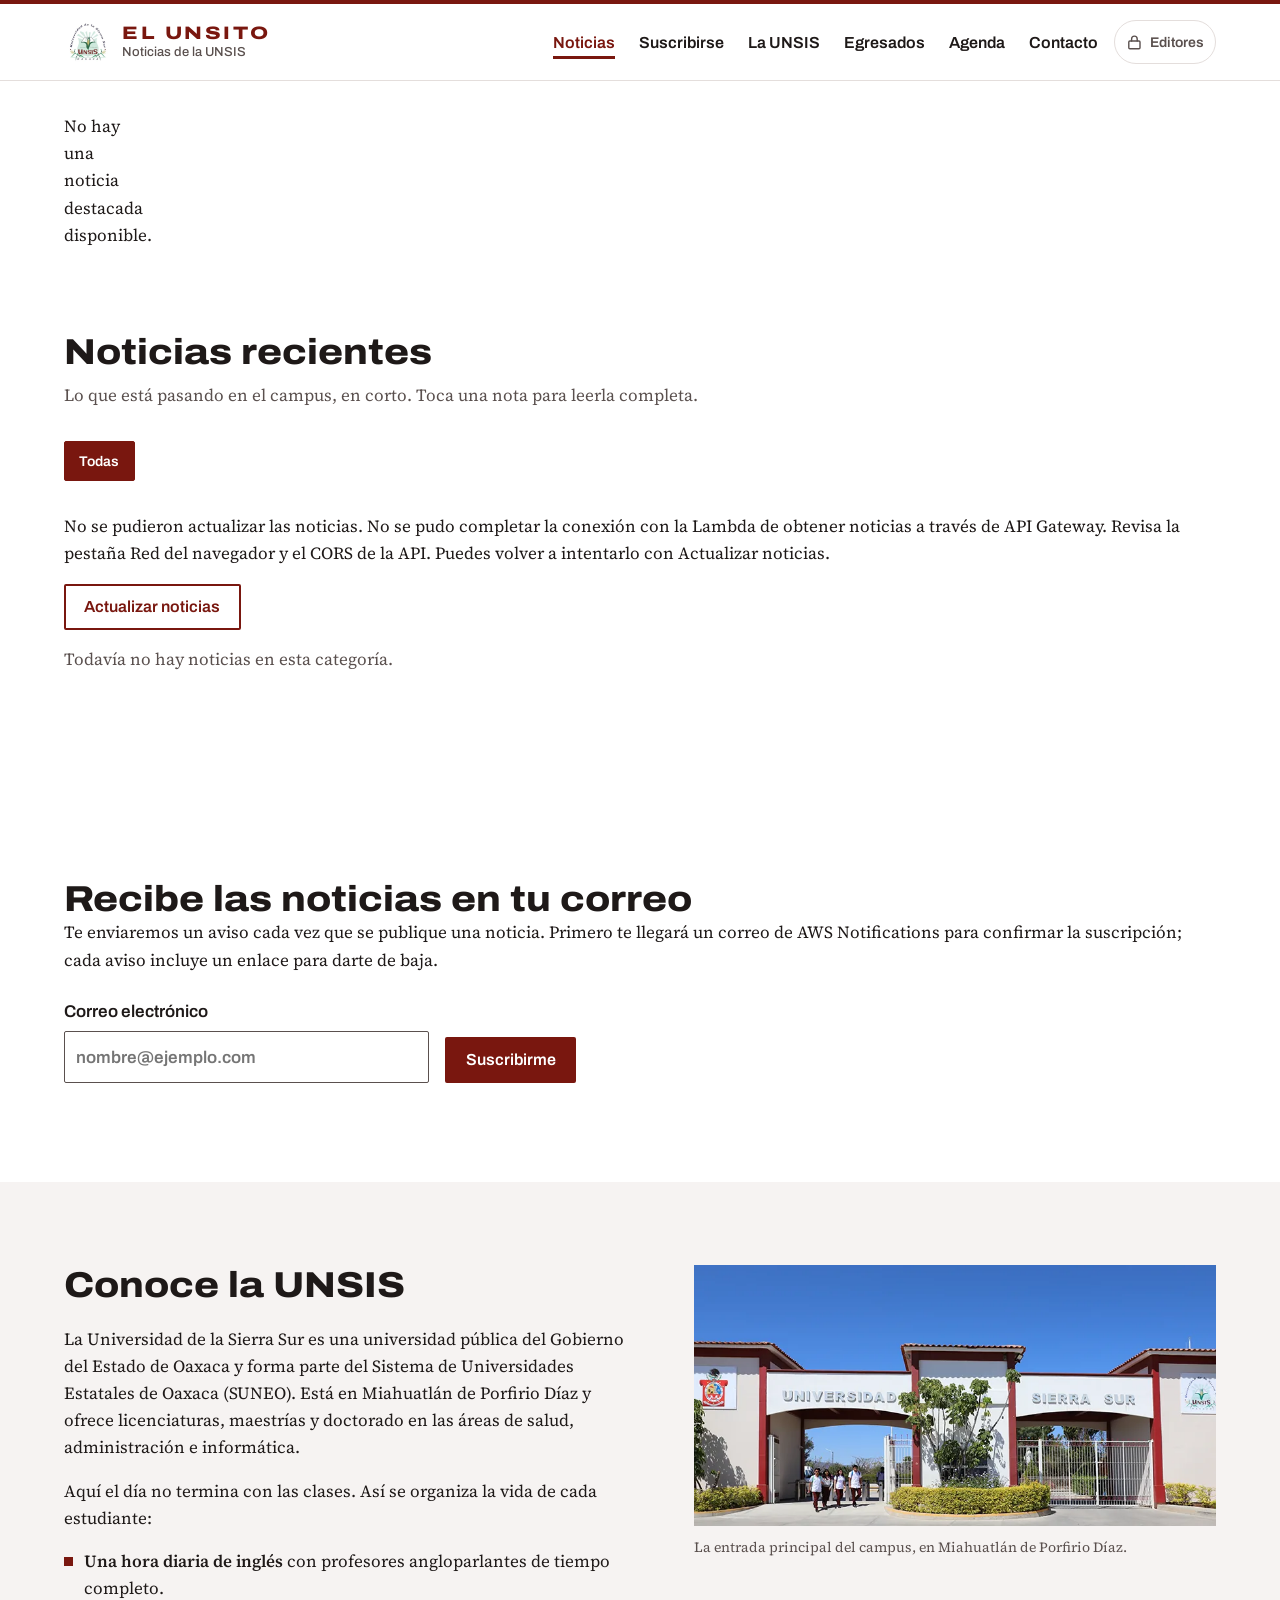
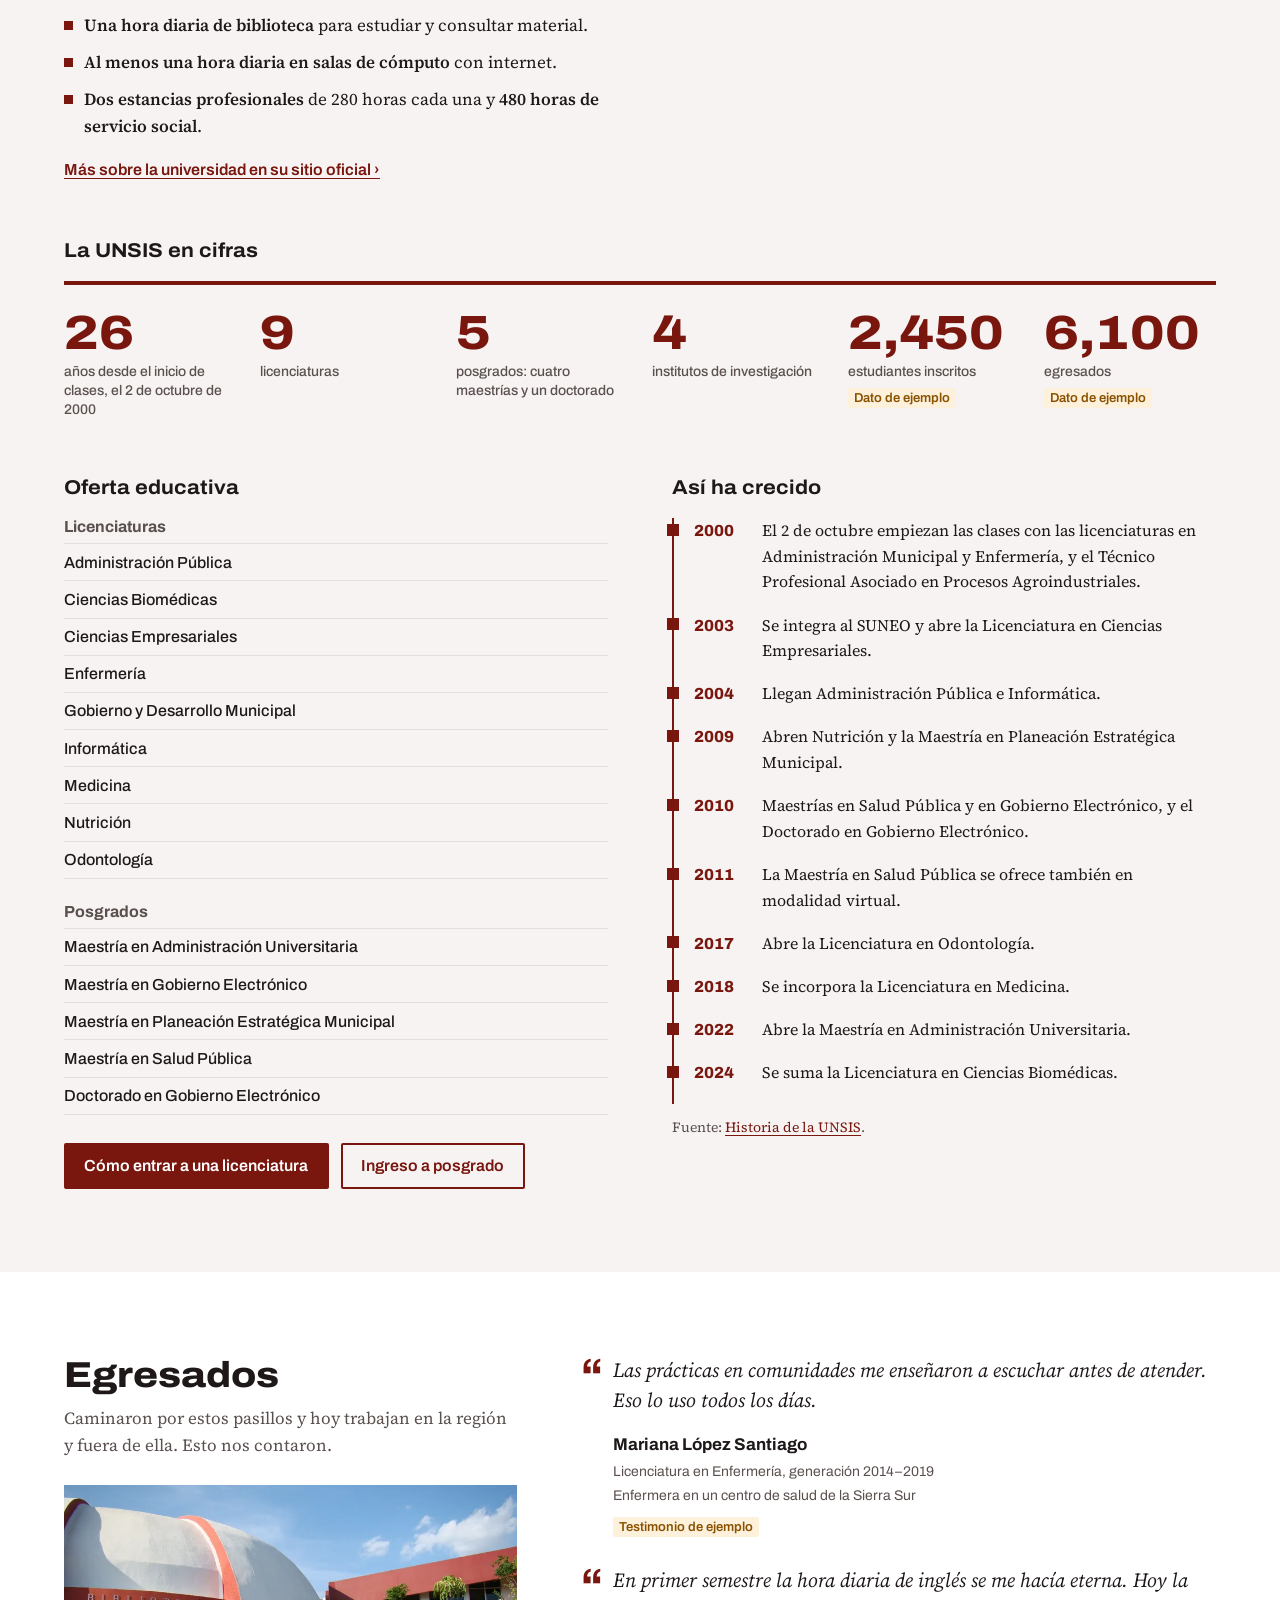
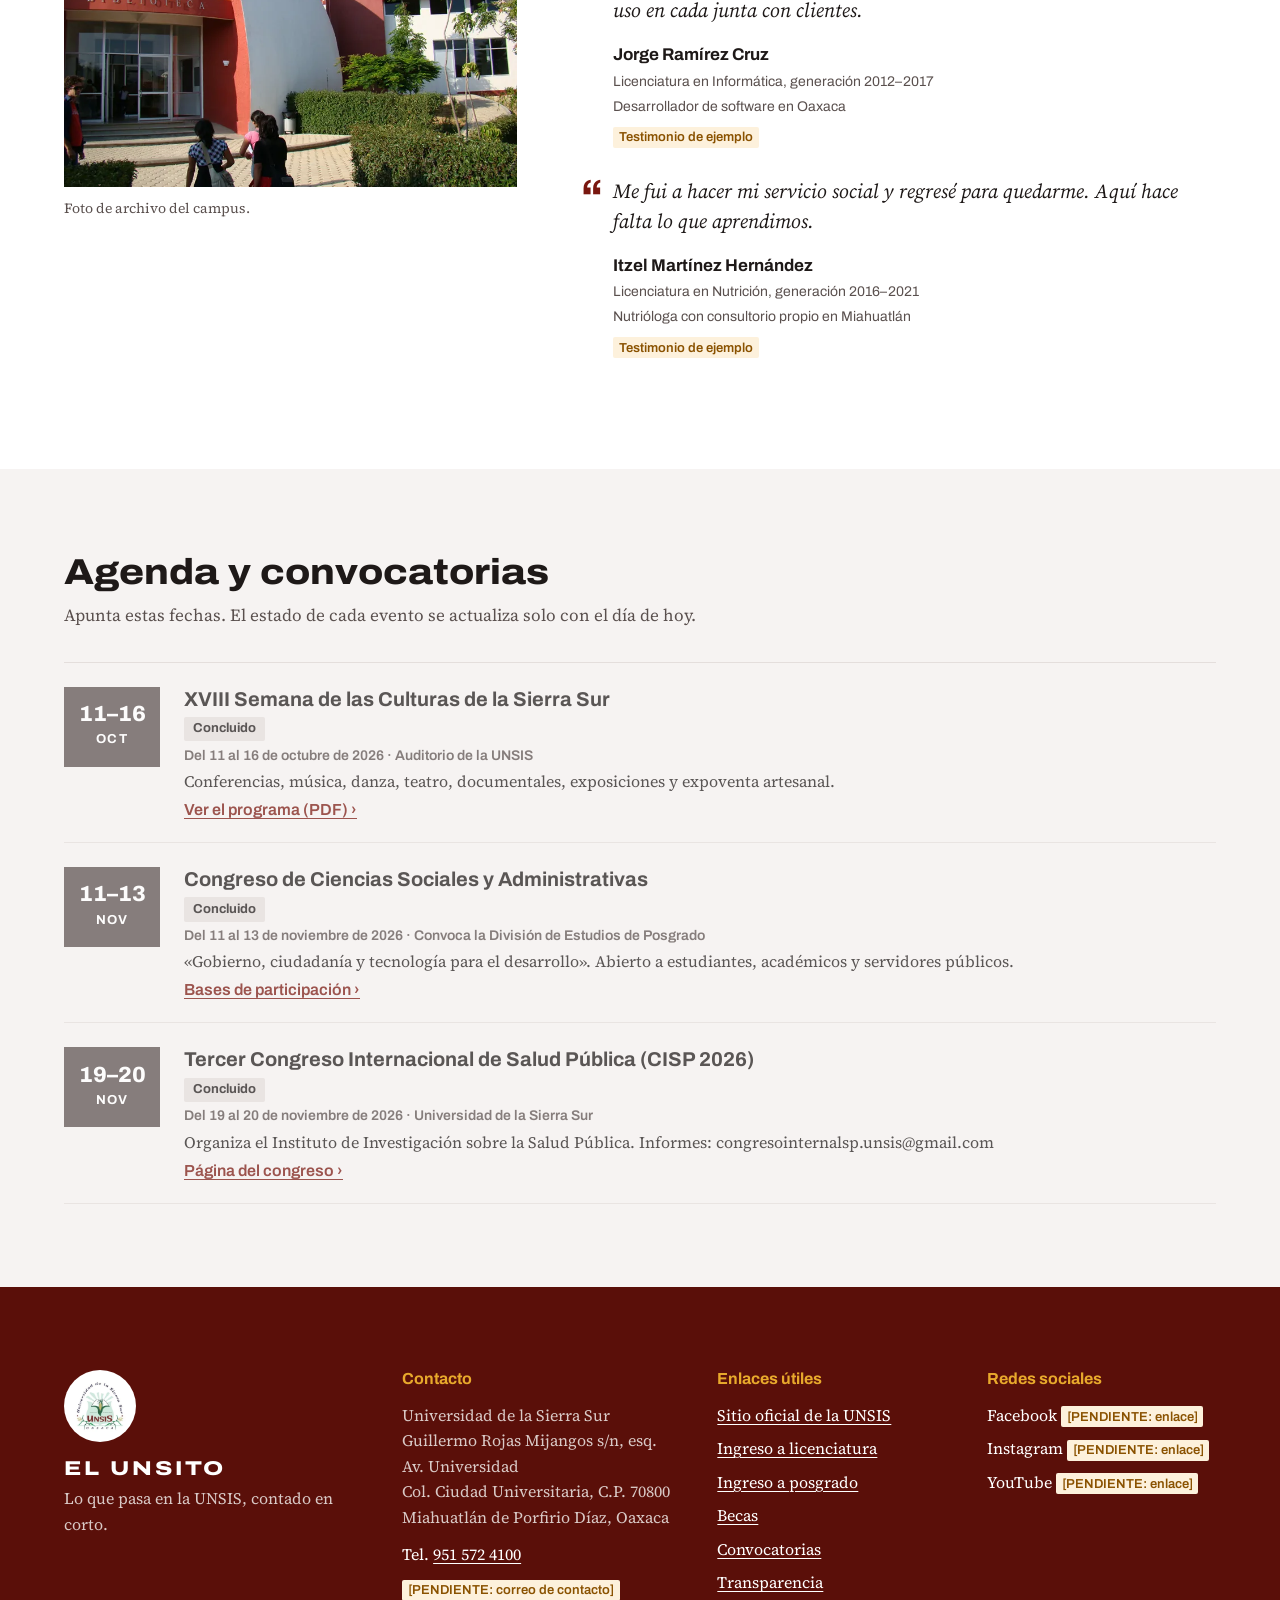
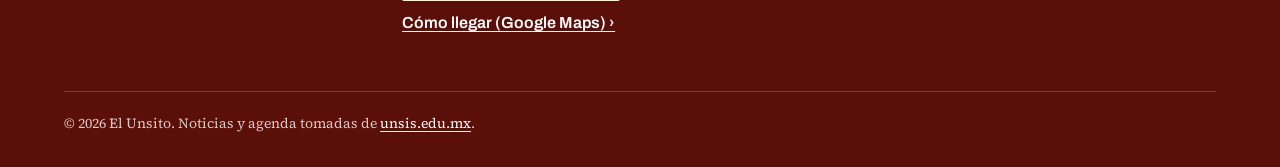
<file: index.html>
<!doctype html>
<html lang="es-MX">
<head>
  <meta charset="utf-8">
  <meta name="viewport" content="width=device-width, initial-scale=1">
  <title>El Unsito | Noticias de la Universidad de la Sierra Sur</title>
  <meta name="description" content="El Unsito: noticias, agenda y vida universitaria de la Universidad de la Sierra Sur (UNSIS), en Miahuatlán de Porfirio Díaz, Oaxaca.">
  <link rel="icon" href="imagenes/favicon.png" type="image/png">

  <!-- Tipografías: Archivo (titulares) y Source Serif 4 (lectura). Sin internet se usan las del sistema. -->
  <link rel="preconnect" href="https://fonts.googleapis.com">
  <link rel="preconnect" href="https://fonts.gstatic.com" crossorigin>
  <link rel="stylesheet" href="https://fonts.googleapis.com/css2?family=Archivo:wdth,wght@100..125,400..800&family=Source+Serif+4:ital,opsz,wght@0,8..60,400..700;1,8..60,400..700&display=swap">
  <link rel="stylesheet" href="css/styles.css?v=modo-editor-1">

  <!-- Marca que JavaScript está disponible (el menú móvil solo se oculta si hay JS) -->
  <script>document.documentElement.classList.add('js');</script>
  <script src="js/main.js?v=modo-editor-1" defer></script>
</head>
<body>
  <a class="saltar" href="#contenido">Saltar al contenido</a>

  <!-- ========== ENCABEZADO FIJO ========== -->
  <header class="encabezado">
    <div class="contenedor encabezado__barra">
      <h1 class="marca">
        <a class="marca__enlace" href="#inicio">
          <img class="marca__logo" src="imagenes/logo-unsis.webp" alt="" width="48" height="48">
          <span class="marca__textos">
            <span class="marca__nombre">El Unsito</span>
            <span class="marca__lema">Noticias de la UNSIS</span>
          </span>
        </a>
      </h1>

      <!-- Acceso de editores (Amazon Cognito). Ver INTEGRACION-API-GATEWAY.md, fase 5. -->
      <div class="cuenta-editor">
        <button class="acceso-boton" type="button" id="iniciar-sesion" aria-label="Acceso para editores" hidden>
          <svg viewBox="0 0 24 24" fill="none" stroke="currentColor" stroke-width="2" stroke-linecap="round" stroke-linejoin="round" aria-hidden="true"><rect x="4" y="10" width="16" height="11" rx="1.5"/><path d="M8 10V7a4 4 0 0 1 8 0v3"/></svg>
          <span class="acceso-boton__texto">Editores</span>
        </button>
        <a class="acceso-boton" id="ir-sitio-seguro" href="https://d27gjonf76v1aq.cloudfront.net/" aria-label="Acceso para editores (sitio seguro)" title="Acceso para editores (sitio seguro)">
          <svg viewBox="0 0 24 24" fill="none" stroke="currentColor" stroke-width="2" stroke-linecap="round" stroke-linejoin="round" aria-hidden="true"><rect x="4" y="10" width="16" height="11" rx="1.5"/><path d="M8 10V7a4 4 0 0 1 8 0v3"/></svg>
          <span class="acceso-boton__texto">Editores</span>
        </a>
        <div class="cuenta" id="cuenta-activa" hidden>
          <button class="cuenta__chip" type="button" id="cuenta-boton" aria-expanded="false" aria-controls="cuenta-menu">
            <span class="cuenta__inicial" id="cuenta-inicial" aria-hidden="true">E</span>
            <span class="cuenta__rol">Editor</span>
          </button>
          <div class="cuenta__menu" id="cuenta-menu" hidden>
            <p class="cuenta__correo" id="cuenta-correo"></p>
            <p class="cuenta__vence" id="cuenta-vence"></p>
            <a class="cuenta__opcion" href="#crear-noticia">Crear noticia</a>
            <button class="cuenta__opcion" type="button" id="cerrar-sesion">Cerrar sesión</button>
          </div>
        </div>
      </div>

      <button class="menu-boton" type="button" aria-expanded="false" aria-controls="menu-principal">
        <span class="menu-boton__icono" aria-hidden="true"></span>
        <span class="menu-boton__texto">Menú</span>
      </button>

      <nav class="navegacion" id="menu-principal" aria-label="Principal">
        <ul class="navegacion__lista">
          <li><a class="navegacion__enlace" href="#noticias">Noticias</a></li>
          <li><a class="navegacion__enlace" href="#suscribirse">Suscribirse</a></li>
          <li class="solo-editor"><a class="navegacion__enlace" href="#crear-noticia">Crear noticia</a></li>
          <li><a class="navegacion__enlace" href="#unsis">La UNSIS</a></li>
          <li><a class="navegacion__enlace" href="#egresados">Egresados</a></li>
          <li><a class="navegacion__enlace" href="#agenda">Agenda</a></li>
          <li><a class="navegacion__enlace" href="#contacto">Contacto</a></li>
        </ul>
      </nav>
    </div>

    <!-- Franja del modo editor: solo se ve con sesión de editor -->
    <div class="franja-editor solo-editor">
      <div class="contenedor franja-editor__barra">
        <span class="franja-editor__sello">Modo editor</span>
        <span class="franja-editor__texto">Lo que publiques aparece en el sitio y se avisa a los suscriptores.</span>
        <a class="franja-editor__enlace" href="#crear-noticia">Crear noticia</a>
      </div>
    </div>
  </header>

  <!-- Avisos de la sesión de editor (vencimiento, errores de inicio de sesión) -->
  <div class="aviso-editor" id="aviso-editor" role="status" aria-live="polite" hidden>
    <p class="aviso-editor__texto" id="aviso-editor-texto"></p>
    <div class="aviso-editor__acciones">
      <button class="boton" type="button" id="aviso-iniciar">Iniciar sesión</button>
      <button class="boton boton--contorno" type="button" id="aviso-cerrar">Cerrar</button>
    </div>
  </div>

  <main id="contenido" tabindex="-1">

    <!-- ========== NOTICIA DESTACADA (se llena desde js/main.js) ========== -->
    <section class="destacada" id="inicio" aria-labelledby="destacada-titulo">
      <div class="contenedor destacada__rejilla" id="destacada"></div>
      <noscript>
        <div class="contenedor aviso-sin-js">
          <p>Para ver las noticias y la agenda activa JavaScript en tu navegador, o visita <a href="https://www.unsis.edu.mx/web/">unsis.edu.mx</a>.</p>
        </div>
      </noscript>
    </section>

    <!-- ========== NOTICIAS RECIENTES ========== -->
    <section class="seccion noticias" id="noticias" aria-labelledby="noticias-titulo">
      <div class="contenedor">
        <div class="seccion__cabecera">
          <h2 class="seccion__titulo" id="noticias-titulo">Noticias recientes</h2>
          <p class="seccion__entrada">Lo que está pasando en el campus, en corto. Toca una nota para leerla completa.</p>
        </div>

        <div class="filtros" role="group" aria-label="Filtrar noticias por categoría" id="filtros"></div>
        <p role="status" aria-live="polite" id="noticias-estado"></p>
        <button class="boton boton--contorno" type="button" id="recargar-noticias">Actualizar noticias</button>

        <div class="rejilla-noticias" id="lista-noticias"></div>

        <div class="noticias__mas">
          <button class="boton boton--contorno" type="button" id="ver-mas" hidden>Ver más noticias</button>
        </div>
      </div>
    </section>

    <!-- ========== SUSCRIPCIÓN POR CORREO (Amazon SNS) ========== -->
    <section class="seccion suscripcion" id="suscribirse" aria-labelledby="suscripcion-titulo">
      <div class="contenedor">
        <h2 class="seccion__titulo" id="suscripcion-titulo">Recibe las noticias en tu correo</h2>
        <p>Te enviaremos un aviso cada vez que se publique una noticia. Primero te llegará un correo de AWS Notifications para confirmar la suscripción; cada aviso incluye un enlace para darte de baja.</p>
        <form id="formulario-suscripcion" class="formulario-noticia formulario-suscripcion" novalidate>
          <label>Correo electrónico<input name="correo" type="email" required maxlength="254" autocomplete="email" inputmode="email" placeholder="nombre@ejemplo.com"></label>
          <button class="boton" type="submit">Suscribirme</button>
          <p id="suscripcion-estado" role="status" aria-live="polite"></p>
        </form>
      </div>
    </section>

    <section class="seccion seccion--cal solo-editor" id="crear-noticia" aria-labelledby="crear-titulo">
      <div class="contenedor">
        <h2 class="seccion__titulo" id="crear-titulo">Crear noticia</h2>
        <p>Escribe tu noticia y selecciona una imagen opcional. Los campos con * son obligatorios.</p>
        <form id="formulario-noticia" class="formulario-noticia">
          <fieldset id="campos-noticia">
            <legend>Datos de la noticia</legend>
            <label>Título *<input name="titulo" required maxlength="180"></label>
            <label>Fecha *<input name="fecha" type="date" required></label>
            <label>Categoría *<input name="categoria" required maxlength="60" value="General"></label>
            <label>Detalle *<textarea name="detalle" required rows="8" maxlength="30000"></textarea></label>
            <label>Imagen (opcional)<input name="archivo" type="file" accept="image/jpeg,image/png,image/webp"></label>
            <p class="formulario-noticia__ayuda">JPG, PNG o WebP. Máximo 10 MB.</p>
            <label>Descripción de la imagen<input name="alt" maxlength="300"></label>
            <button class="boton" type="submit">Publicar noticia</button>
          </fieldset>
          <p id="publicacion-estado" role="status" aria-live="polite"></p>
        </form>
      </div>
    </section>

    <!-- ========== INFORMACIÓN INSTITUCIONAL ========== -->
    <section class="seccion seccion--cal institucional" id="unsis" aria-labelledby="unsis-titulo">
      <div class="contenedor">
        <div class="institucional__intro">
          <div class="institucional__texto">
            <h2 class="seccion__titulo" id="unsis-titulo">Conoce la UNSIS</h2>
            <p>La Universidad de la Sierra Sur es una universidad pública del Gobierno del Estado de Oaxaca y forma parte del Sistema de Universidades Estatales de Oaxaca (SUNEO). Está en Miahuatlán de Porfirio Díaz y ofrece licenciaturas, maestrías y doctorado en las áreas de salud, administración e informática.</p>
            <p>Aquí el día no termina con las clases. Así se organiza la vida de cada estudiante:</p>
            <ul class="dia-unsis">
              <li><strong>Una hora diaria de inglés</strong> con profesores angloparlantes de tiempo completo.</li>
              <li><strong>Una hora diaria de biblioteca</strong> para estudiar y consultar material.</li>
              <li><strong>Al menos una hora diaria en salas de cómputo</strong> con internet.</li>
              <li><strong>Dos estancias profesionales</strong> de 280 horas cada una y <strong>480 horas de servicio social</strong>.</li>
            </ul>
            <p><a class="enlace-flecha" href="https://www.unsis.edu.mx/web/nuestra_universidad/que_es_la_unsis">Más sobre la universidad en su sitio oficial</a></p>
          </div>
          <figure class="institucional__foto">
            <img src="imagenes/entrada-principal.webp" width="800" height="400" loading="lazy" decoding="async"
                 alt="Entrada principal de la universidad: arco blanco con pilares rojos y la leyenda Universidad Sierra Sur; varios estudiantes salen caminando.">
            <figcaption>La entrada principal del campus, en Miahuatlán de Porfirio Díaz.</figcaption>
          </figure>
        </div>

        <!-- Cifras: se llenan desde js/main.js (arreglo CIFRAS) -->
        <h3 class="subtitulo">La UNSIS en cifras</h3>
        <dl class="cifras" id="cifras"></dl>

        <div class="institucional__columnas">
          <div class="oferta">
            <h3 class="subtitulo">Oferta educativa</h3>
            <h4 class="oferta__nivel">Licenciaturas</h4>
            <ul class="oferta__lista">
              <li><a href="https://www.unsis.edu.mx/web/ensenanza/licenciaturas/licenciatura_en_administracion_publica">Administración Pública</a></li>
              <li><a href="https://www.unsis.edu.mx/web/ensenanza/licenciaturas/licenciatura_en_ciencias_biomedicas">Ciencias Biomédicas</a></li>
              <li><a href="https://www.unsis.edu.mx/web/ensenanza/licenciaturas/licenciatura_en_ciencias_empresariales">Ciencias Empresariales</a></li>
              <li><a href="https://www.unsis.edu.mx/web/ensenanza/licenciaturas/licenciatura_en_enfermeria">Enfermería</a></li>
              <li><a href="https://www.unsis.edu.mx/web/ensenanza/licenciaturas/licenciatura_en_gobierno_y_desarrollo_municipal">Gobierno y Desarrollo Municipal</a></li>
              <li><a href="https://www.unsis.edu.mx/web/ensenanza/licenciaturas/licenciatura_en_informatica">Informática</a></li>
              <li><a href="https://www.unsis.edu.mx/web/ensenanza/licenciaturas/licenciatura_en_medicina">Medicina</a></li>
              <li><a href="https://www.unsis.edu.mx/web/ensenanza/licenciaturas/licenciatura_en_nutricion">Nutrición</a></li>
              <li><a href="https://www.unsis.edu.mx/web/ensenanza/licenciaturas/licenciatura_en_odontologia">Odontología</a></li>
            </ul>
            <h4 class="oferta__nivel">Posgrados</h4>
            <ul class="oferta__lista">
              <li><a href="https://www.unsis.edu.mx/web/ensenanza/posgrado/maestria_en_administracion_universitaria">Maestría en Administración Universitaria</a></li>
              <li><a href="https://www.unsis.edu.mx/web/ensenanza/posgrado/maestria_en_gobierno_electronico">Maestría en Gobierno Electrónico</a></li>
              <li><a href="https://www.unsis.edu.mx/web/ensenanza/posgrado/Maestria_en_planeacion_estrategica_municipal">Maestría en Planeación Estratégica Municipal</a></li>
              <li><a href="https://www.unsis.edu.mx/web/ensenanza/posgrado/maestria_en_salud_publica">Maestría en Salud Pública</a></li>
              <li><a href="https://www.unsis.edu.mx/web/ensenanza/posgrado/doctorado_en_gobierno_electronico">Doctorado en Gobierno Electrónico</a></li>
            </ul>
            <div class="oferta__acciones">
              <a class="boton" href="https://www.unsis.edu.mx/web/ensenanza/ingreso_a_la_licenciatura">Cómo entrar a una licenciatura</a>
              <a class="boton boton--contorno" href="https://www.unsis.edu.mx/web/ensenanza/ingreso_a_posgrado">Ingreso a posgrado</a>
            </div>
          </div>

          <div class="historia">
            <h3 class="subtitulo">Así ha crecido</h3>
            <ol class="linea-tiempo">
              <li><span class="linea-tiempo__anio">2000</span><p>El 2 de octubre empiezan las clases con las licenciaturas en Administración Municipal y Enfermería, y el Técnico Profesional Asociado en Procesos Agroindustriales.</p></li>
              <li><span class="linea-tiempo__anio">2003</span><p>Se integra al SUNEO y abre la Licenciatura en Ciencias Empresariales.</p></li>
              <li><span class="linea-tiempo__anio">2004</span><p>Llegan Administración Pública e Informática.</p></li>
              <li><span class="linea-tiempo__anio">2009</span><p>Abren Nutrición y la Maestría en Planeación Estratégica Municipal.</p></li>
              <li><span class="linea-tiempo__anio">2010</span><p>Maestrías en Salud Pública y en Gobierno Electrónico, y el Doctorado en Gobierno Electrónico.</p></li>
              <li><span class="linea-tiempo__anio">2011</span><p>La Maestría en Salud Pública se ofrece también en modalidad virtual.</p></li>
              <li><span class="linea-tiempo__anio">2017</span><p>Abre la Licenciatura en Odontología.</p></li>
              <li><span class="linea-tiempo__anio">2018</span><p>Se incorpora la Licenciatura en Medicina.</p></li>
              <li><span class="linea-tiempo__anio">2022</span><p>Abre la Maestría en Administración Universitaria.</p></li>
              <li><span class="linea-tiempo__anio">2024</span><p>Se suma la Licenciatura en Ciencias Biomédicas.</p></li>
            </ol>
            <p class="nota-fuente">Fuente: <a href="https://www.unsis.edu.mx/web/nuestra_universidad/historia">Historia de la UNSIS</a>.</p>
          </div>
        </div>
      </div>
    </section>

    <!-- ========== EGRESADOS (se llena desde js/main.js) ========== -->
    <section class="seccion egresados" id="egresados" aria-labelledby="egresados-titulo">
      <div class="contenedor egresados__rejilla">
        <div class="egresados__cabecera">
          <h2 class="seccion__titulo" id="egresados-titulo">Egresados</h2>
          <p class="seccion__entrada">Caminaron por estos pasillos y hoy trabajan en la región y fuera de ella. Esto nos contaron.</p>
          <figure class="egresados__foto">
            <img src="imagenes/biblioteca-cupula.webp" width="800" height="600" loading="lazy" decoding="async"
                 alt="Edificio de la biblioteca con cúpula blanca y banda roja; varias estudiantes caminan hacia la entrada.">
            <figcaption>Foto de archivo del campus.</figcaption>
          </figure>
        </div>
        <ul class="testimonios" id="testimonios"></ul>
      </div>
    </section>

    <!-- ========== AGENDA Y CONVOCATORIAS (se llena desde js/main.js) ========== -->
    <section class="seccion seccion--cal agenda" id="agenda" aria-labelledby="agenda-titulo">
      <div class="contenedor">
        <div class="seccion__cabecera">
          <h2 class="seccion__titulo" id="agenda-titulo">Agenda y convocatorias</h2>
          <p class="seccion__entrada">Apunta estas fechas. El estado de cada evento se actualiza solo con el día de hoy.</p>
        </div>
        <ol class="agenda__lista" id="lista-agenda"></ol>
      </div>
    </section>
  </main>

  <!-- ========== PIE DE PÁGINA ========== -->
  <footer class="pie" id="contacto">
    <div class="contenedor pie__rejilla">
      <div class="pie__marca">
        <img class="pie__logo" src="imagenes/logo-unsis.webp" width="72" height="72" loading="lazy" alt="Escudo de la Universidad de la Sierra Sur">
        <p class="pie__nombre">El Unsito</p>
        <p>Lo que pasa en la UNSIS, contado en corto.</p>
      </div>

      <div class="pie__bloque">
        <h2 class="pie__titulo">Contacto</h2>
        <address class="pie__direccion">
          Universidad de la Sierra Sur<br>
          Guillermo Rojas Mijangos s/n, esq. Av. Universidad<br>
          Col. Ciudad Universitaria, C.P. 70800<br>
          Miahuatlán de Porfirio Díaz, Oaxaca
        </address>
        <p>Tel. <a href="tel:+529515724100">951 572 4100</a></p>
        <p><span class="marcador">[PENDIENTE: correo de contacto]</span></p>
        <p><a class="enlace-flecha" href="https://www.google.com/maps/search/?api=1&amp;query=Universidad+de+la+Sierra+Sur%2C+Miahuatl%C3%A1n+de+Porfirio+D%C3%ADaz%2C+Oaxaca">Cómo llegar (Google Maps)</a></p>
      </div>

      <div class="pie__bloque">
        <h2 class="pie__titulo">Enlaces útiles</h2>
        <ul class="pie__lista">
          <li><a href="https://www.unsis.edu.mx/web/">Sitio oficial de la UNSIS</a></li>
          <li><a href="https://www.unsis.edu.mx/web/ensenanza/ingreso_a_la_licenciatura">Ingreso a licenciatura</a></li>
          <li><a href="https://www.unsis.edu.mx/web/ensenanza/ingreso_a_posgrado">Ingreso a posgrado</a></li>
          <li><a href="https://www.unsis.edu.mx/web/ensenanza/becas">Becas</a></li>
          <li><a href="https://www.unsis.edu.mx/web/node/323">Convocatorias</a></li>
          <li><a href="https://www.unsis.edu.mx/web/node/208">Transparencia</a></li>
        </ul>
      </div>

      <div class="pie__bloque">
        <h2 class="pie__titulo">Redes sociales</h2>
        <!-- Se llena desde js/main.js (arreglo REDES) -->
        <ul class="pie__lista" id="redes"></ul>
      </div>
    </div>
    <div class="contenedor pie__legal">
      <p>© <span id="anio">2026</span> El Unsito. Noticias y agenda tomadas de <a href="https://www.unsis.edu.mx/web/">unsis.edu.mx</a>.</p>
    </div>
  </footer>

  <!-- ========== LECTOR DE NOTAS (ventana accesible) ========== -->
  <dialog class="lector" id="lector" aria-labelledby="lector-titulo">
    <div class="lector__marco">
      <button class="lector__cerrar" type="button" data-cerrar>Cerrar<span aria-hidden="true">×</span></button>
      <article class="lector__contenido" id="lector-contenido"></article>
    </div>
  </dialog>
</body>
</html>
</file>
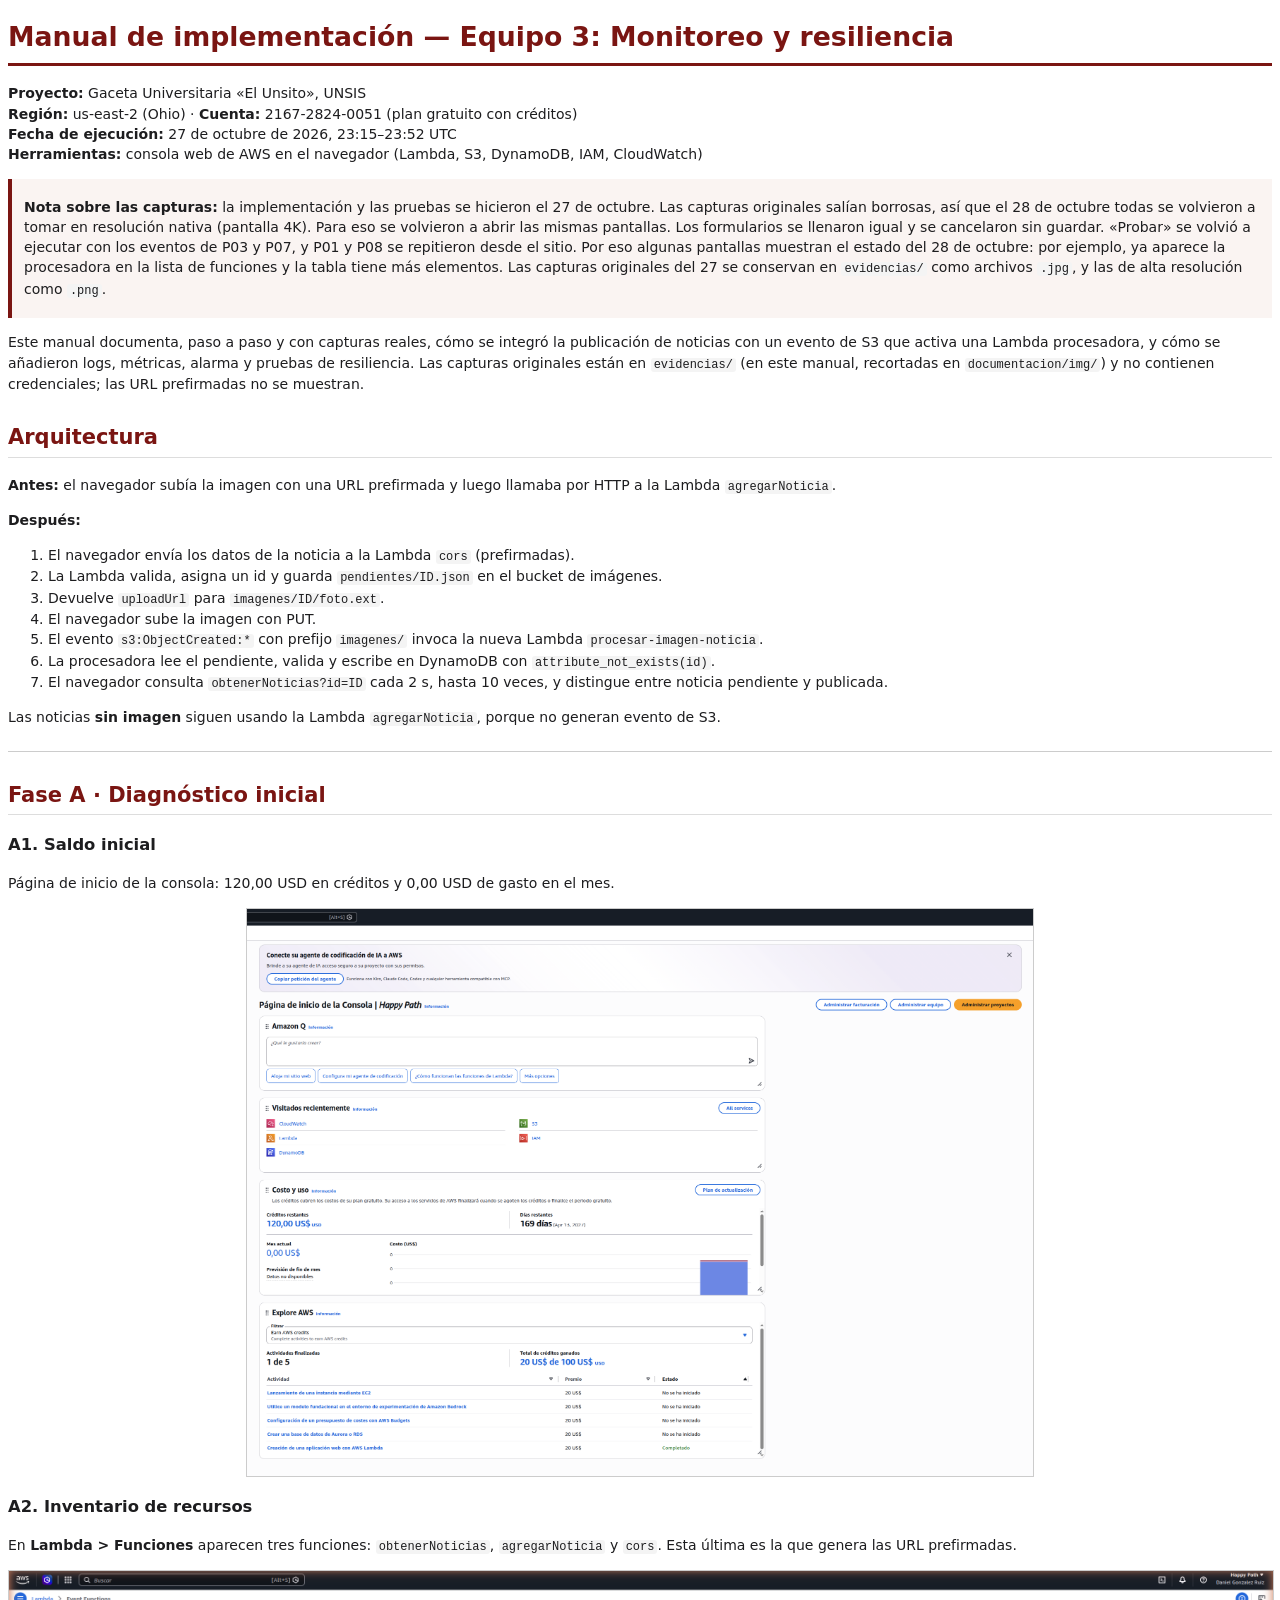
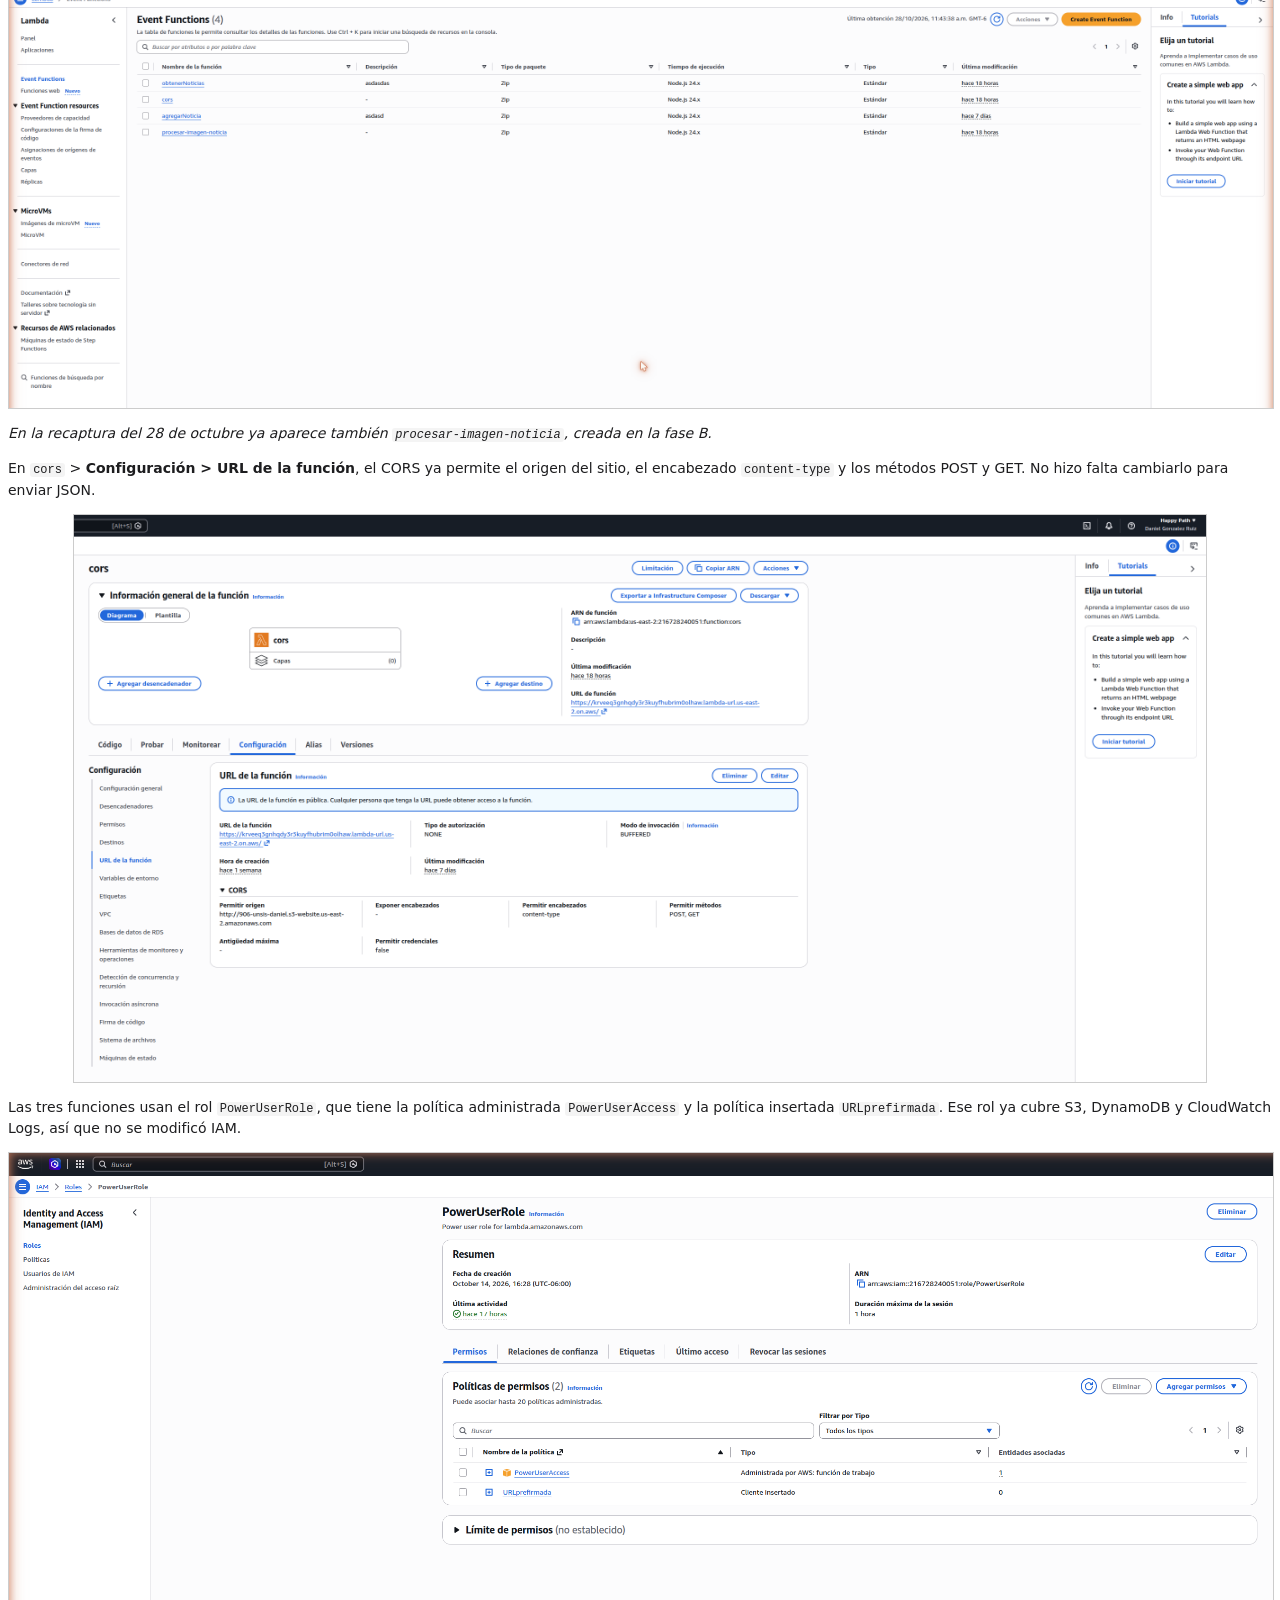
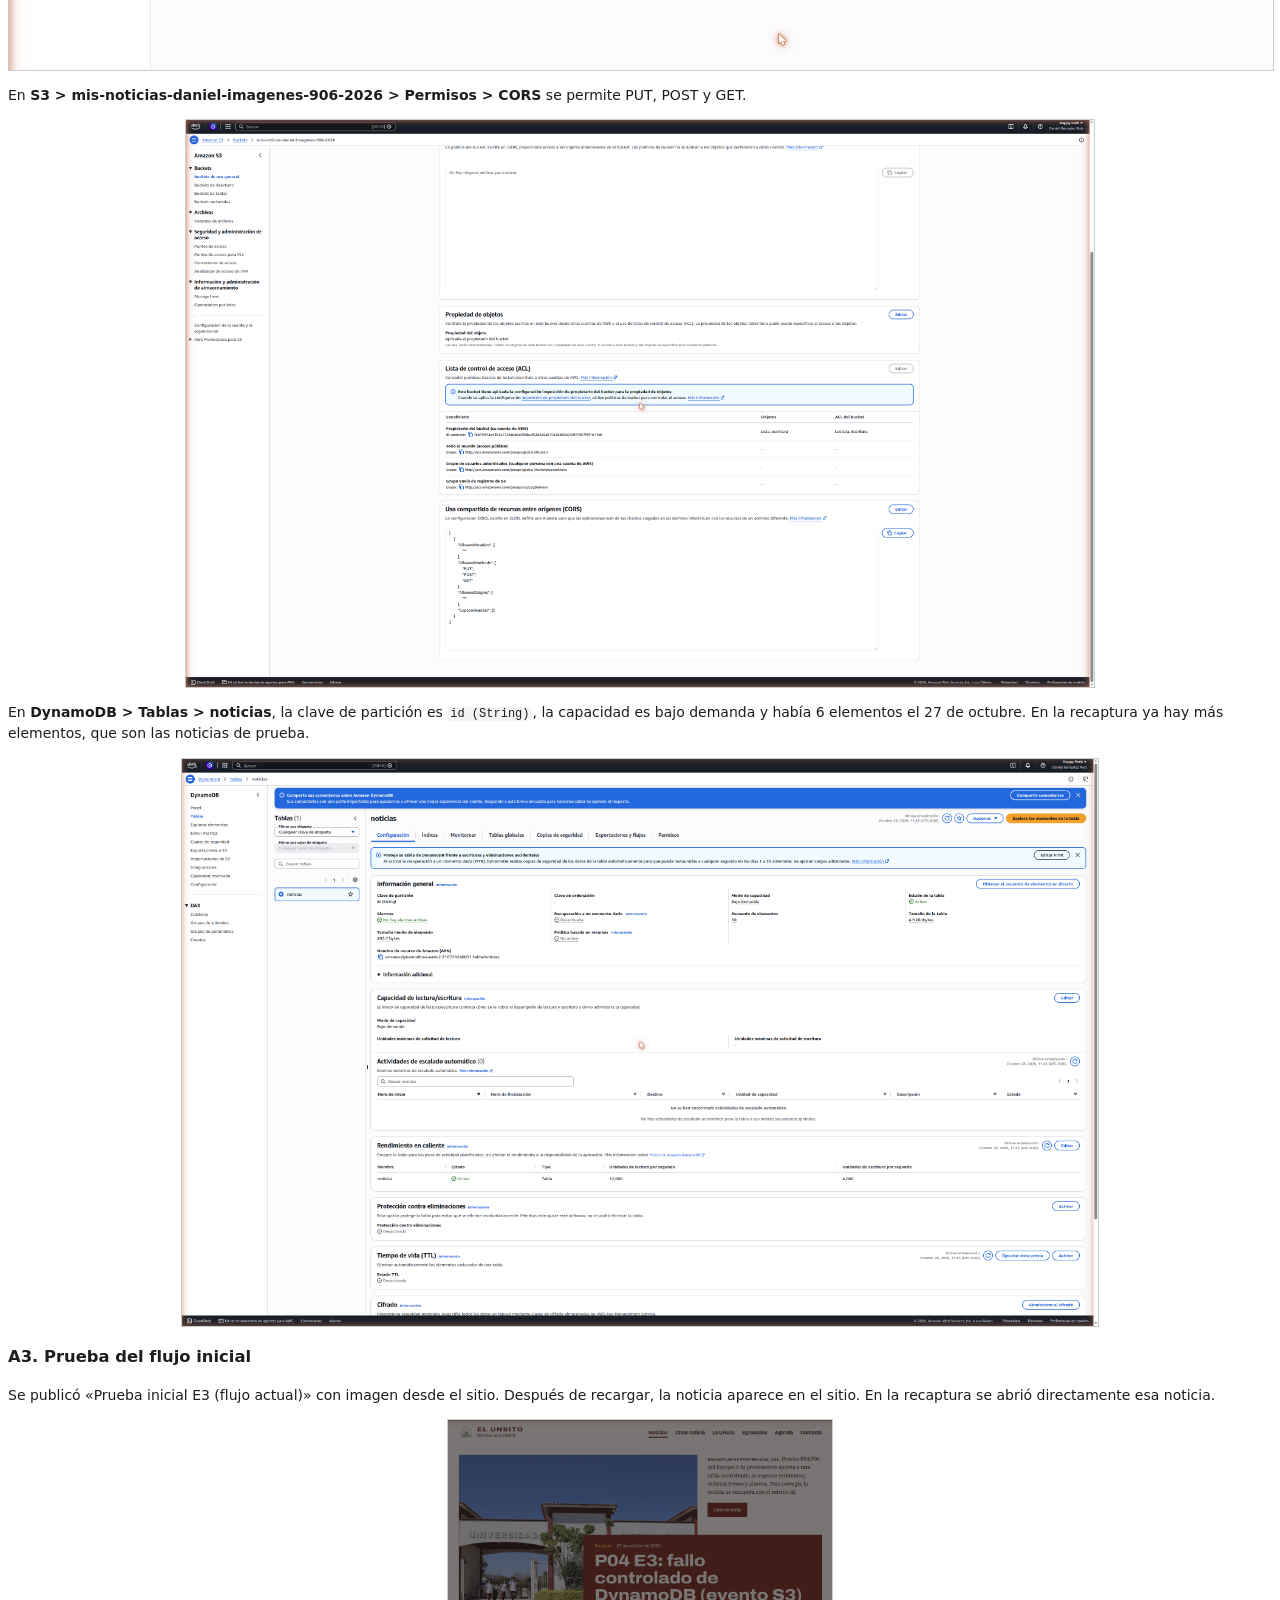
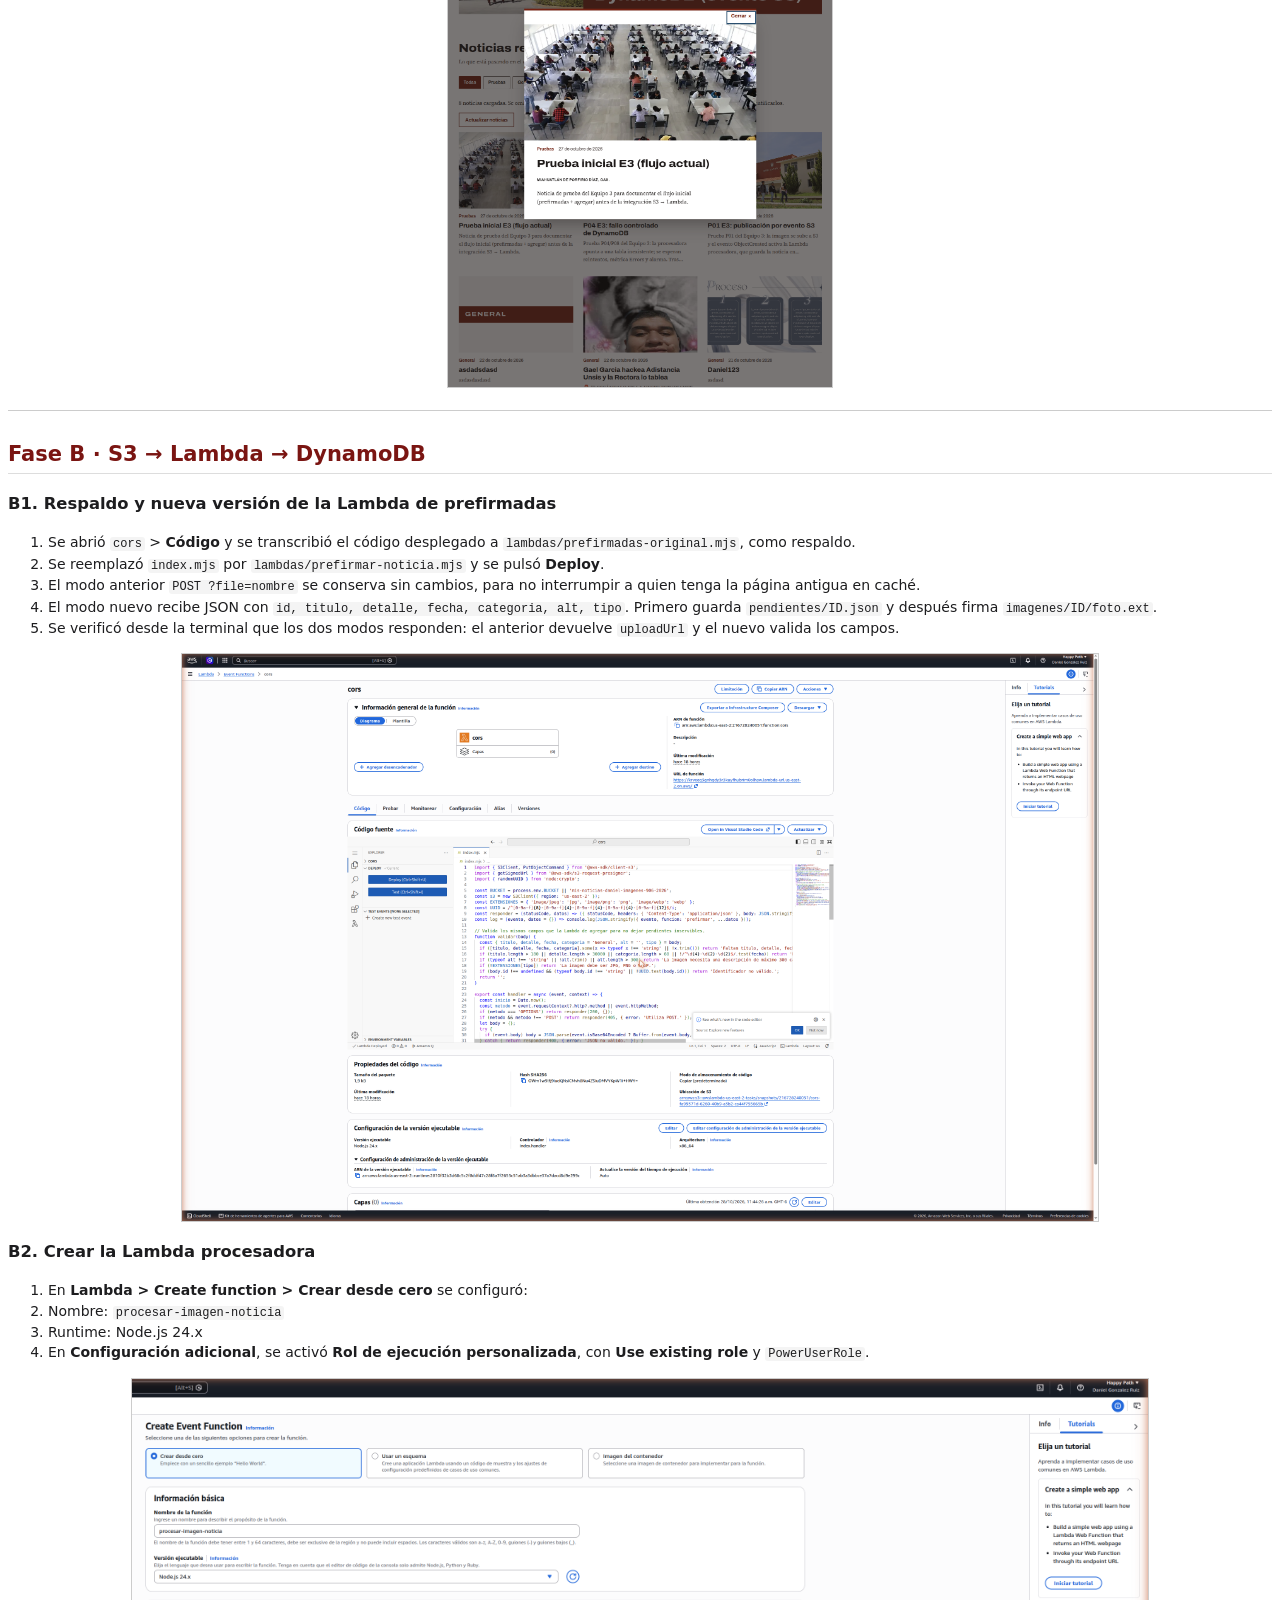
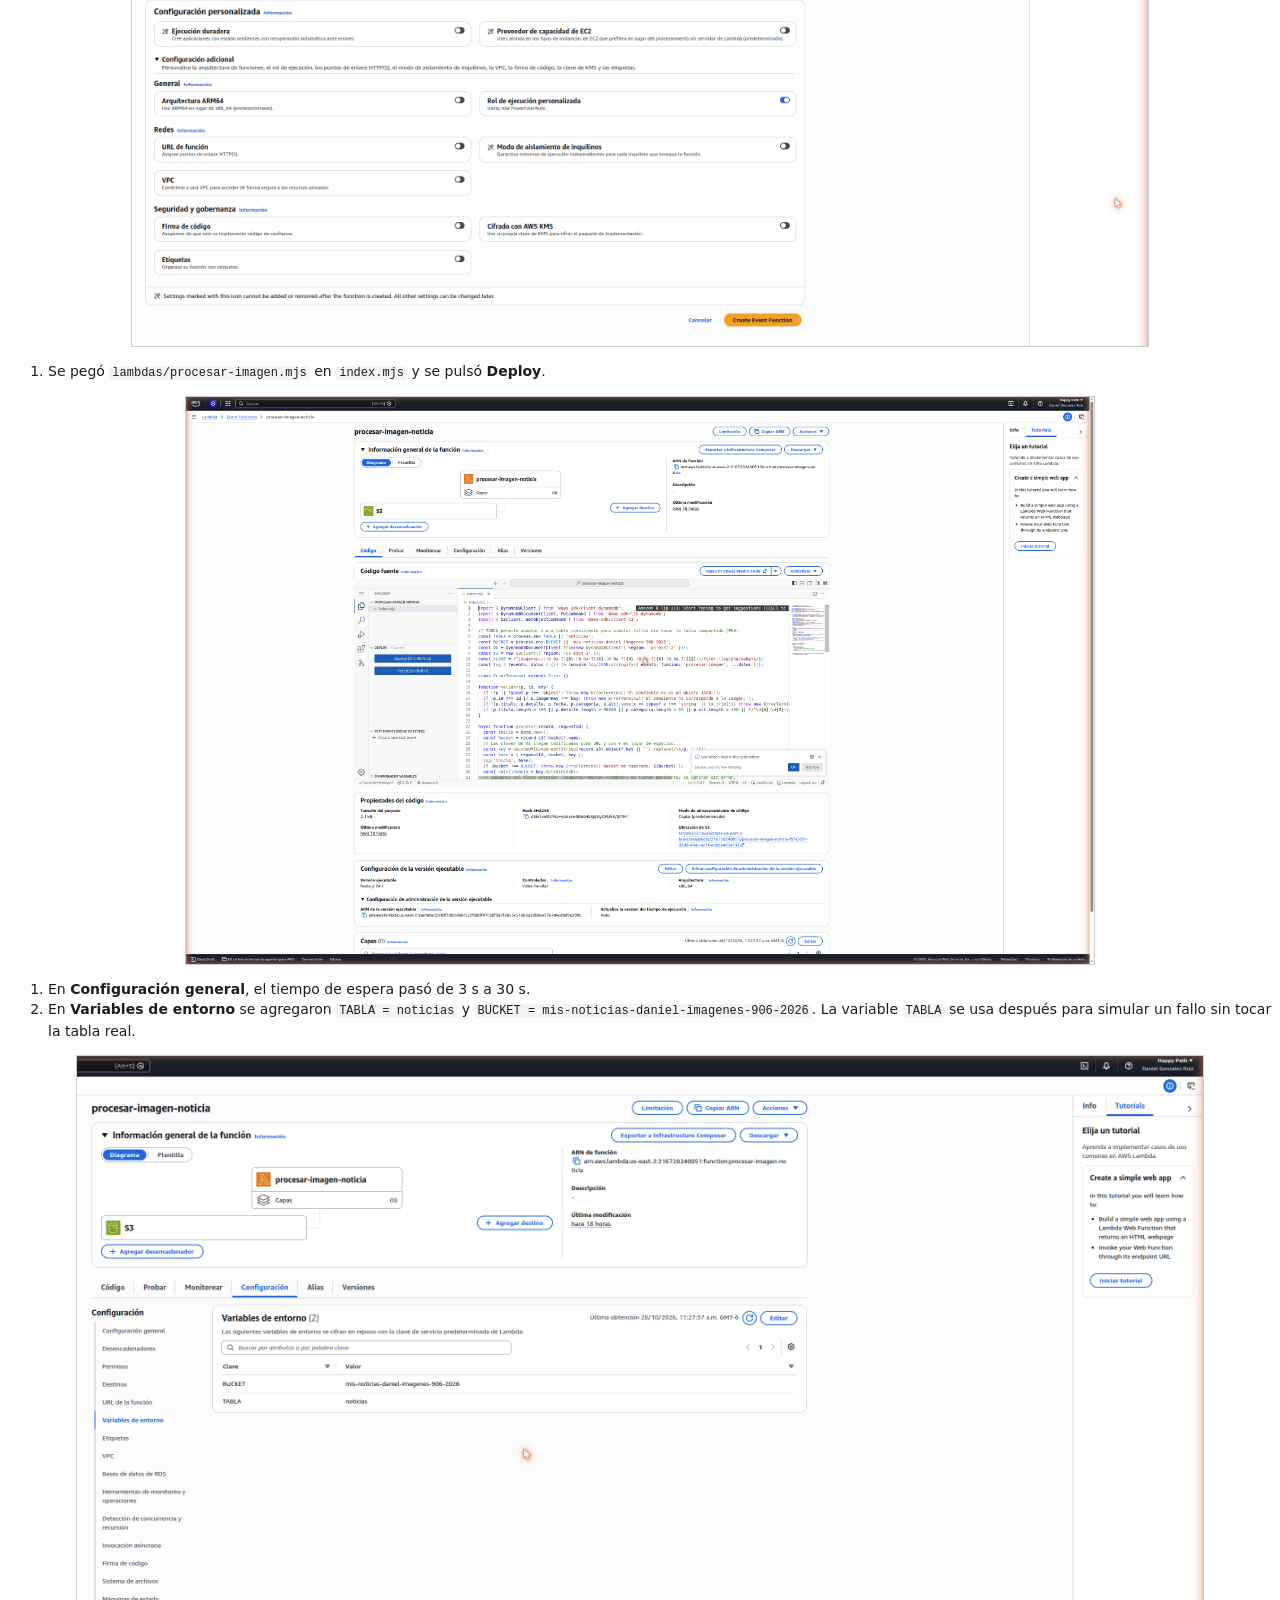
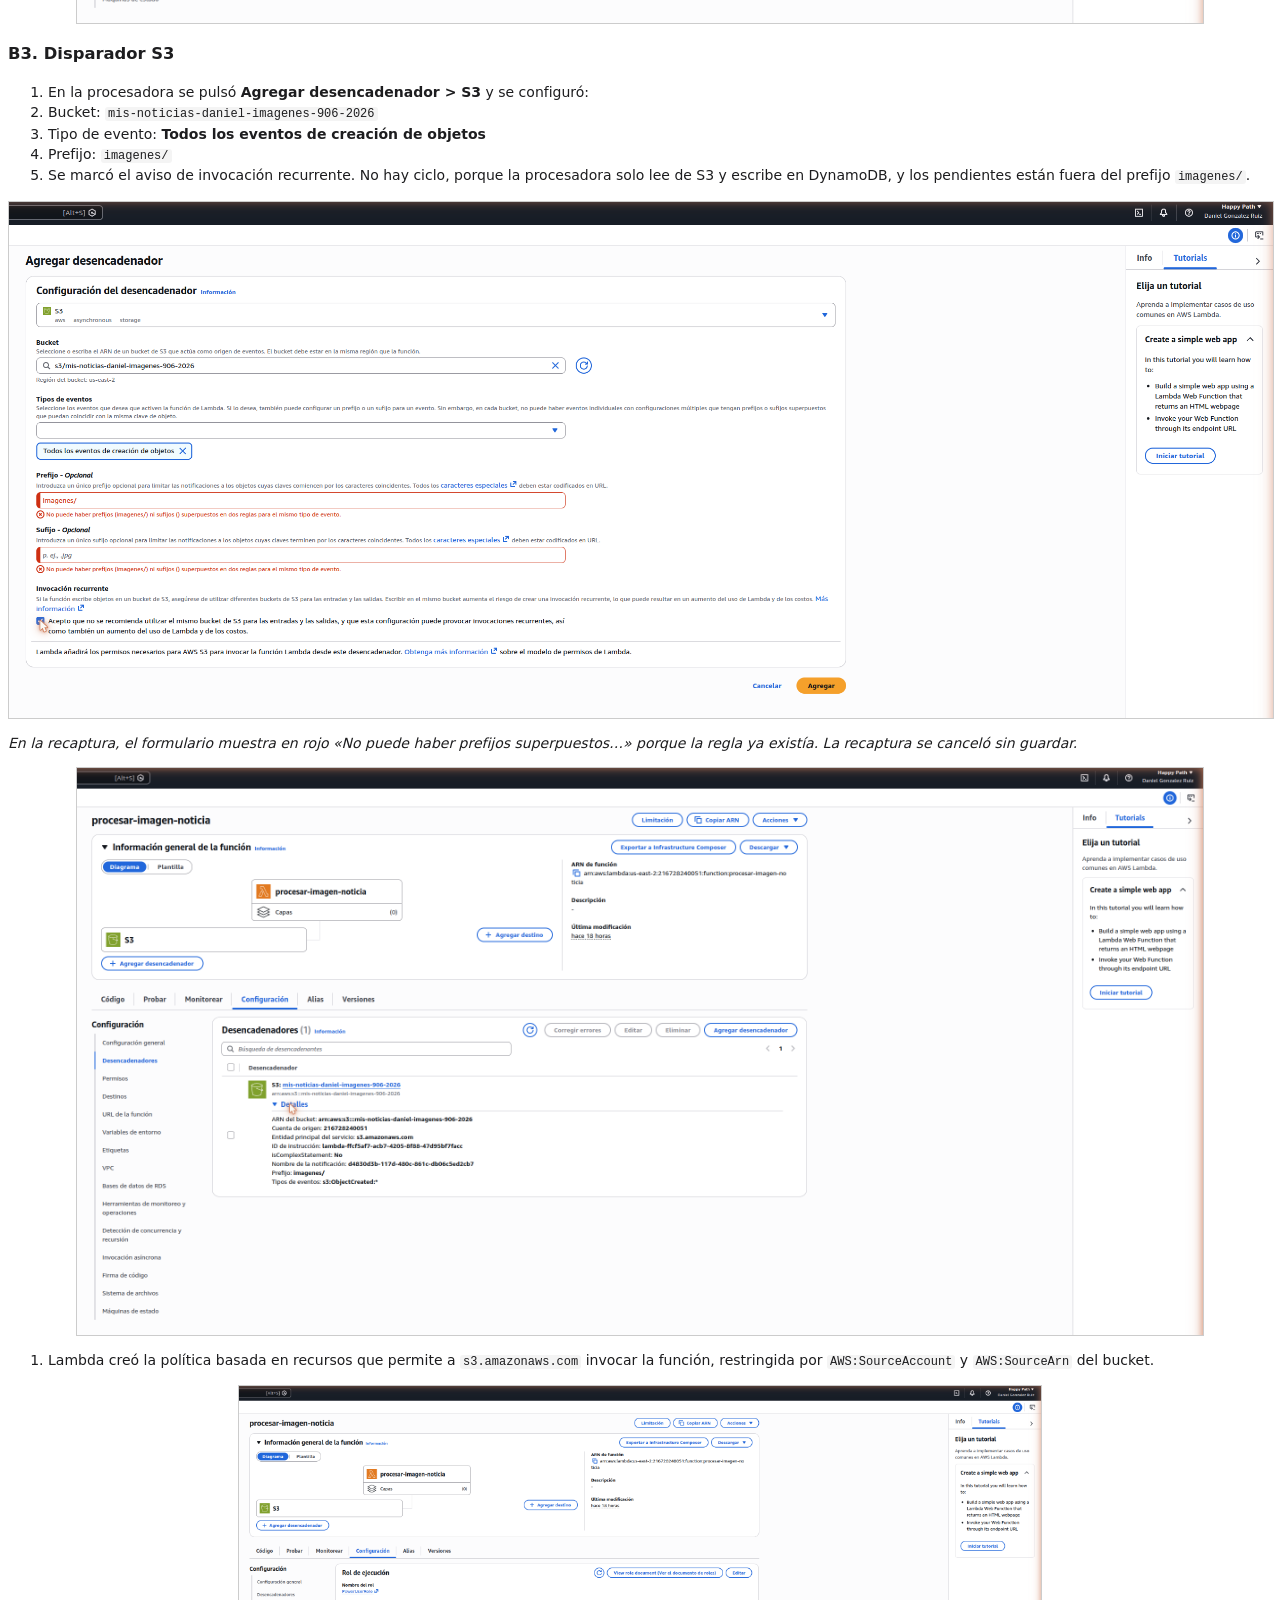
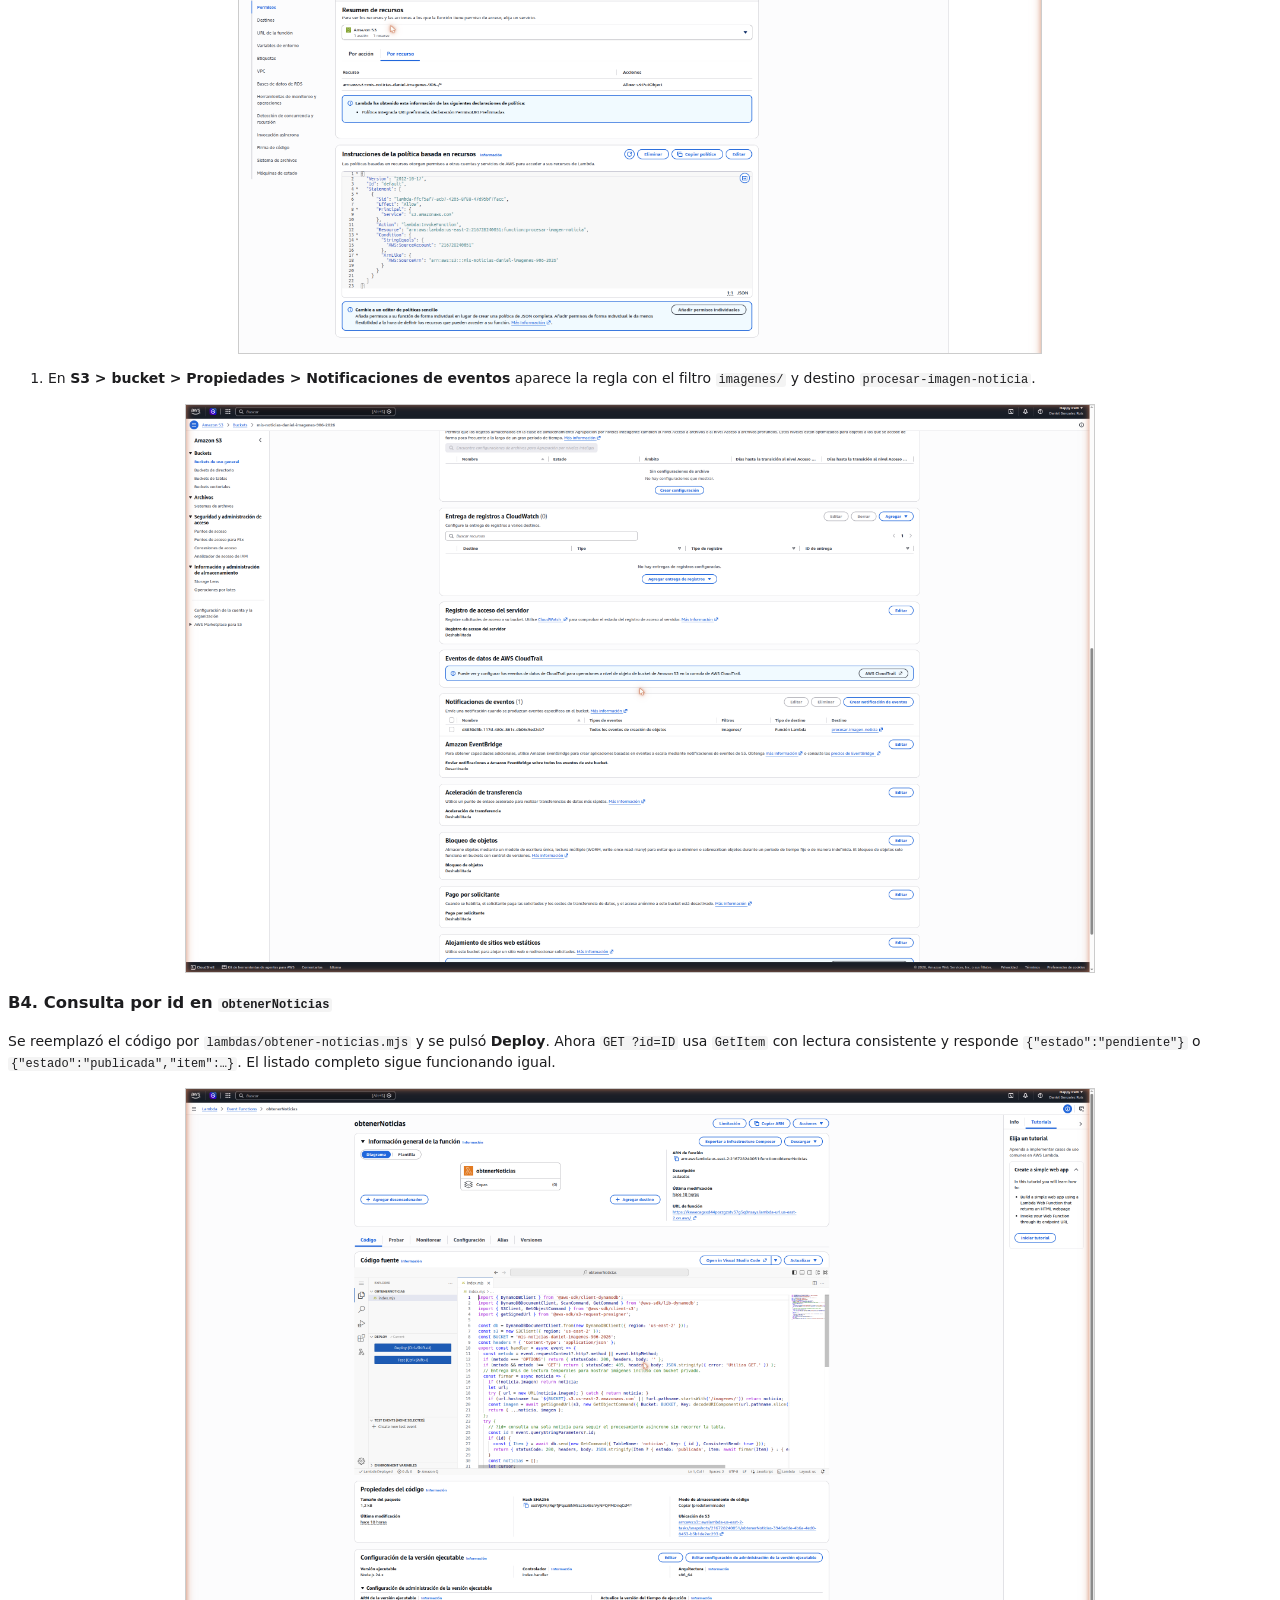
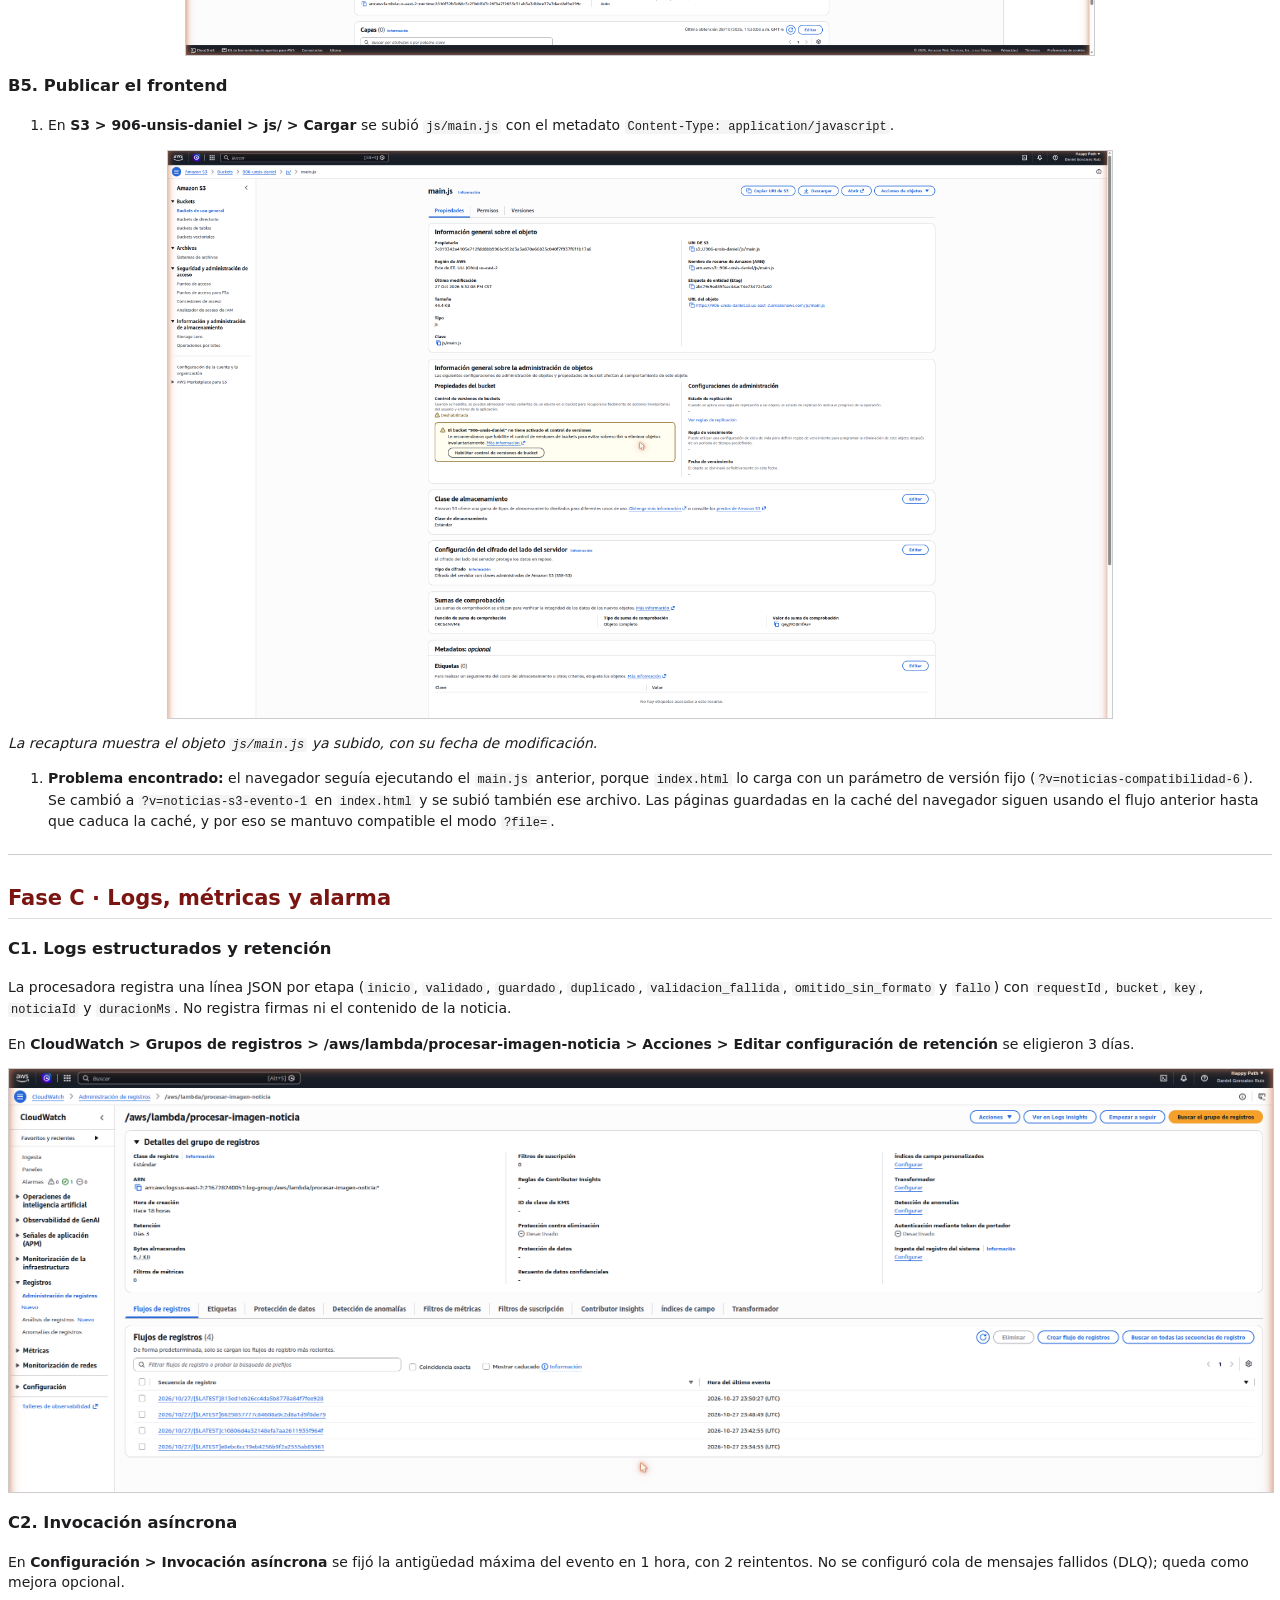
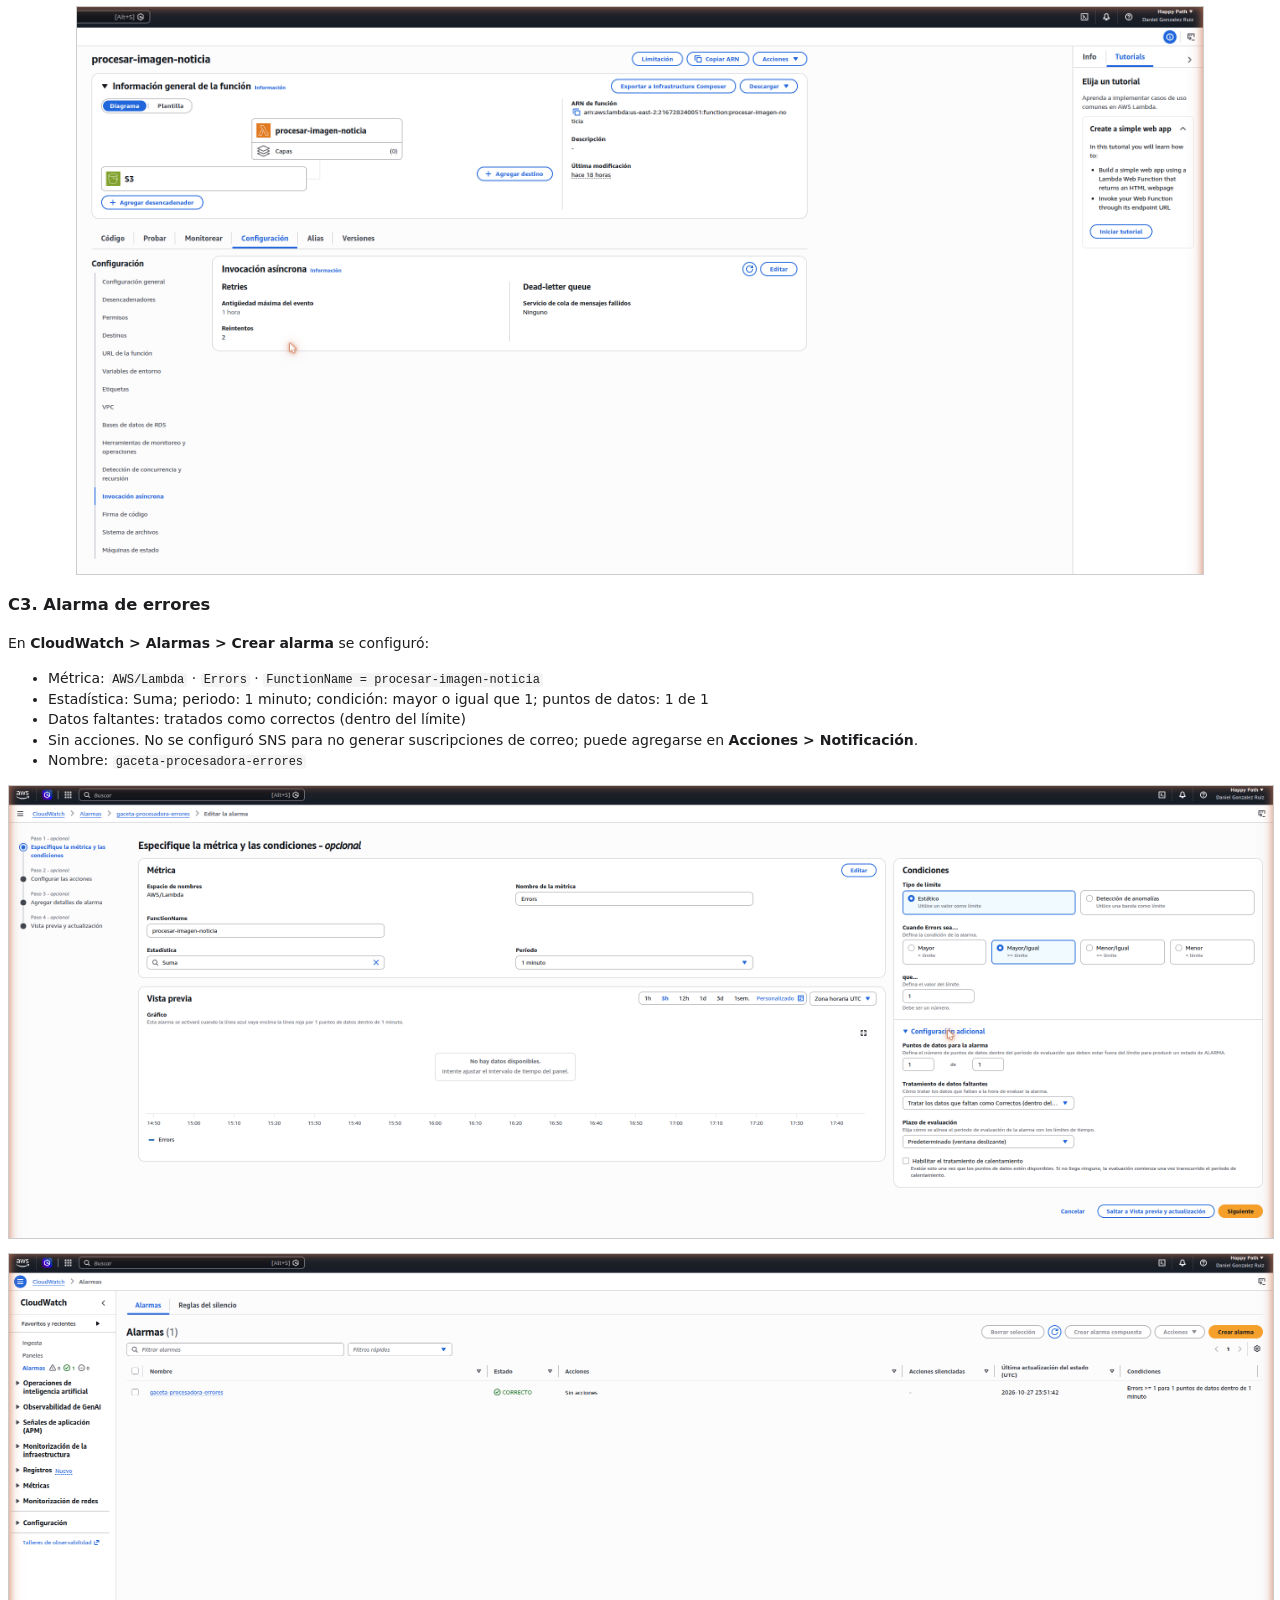
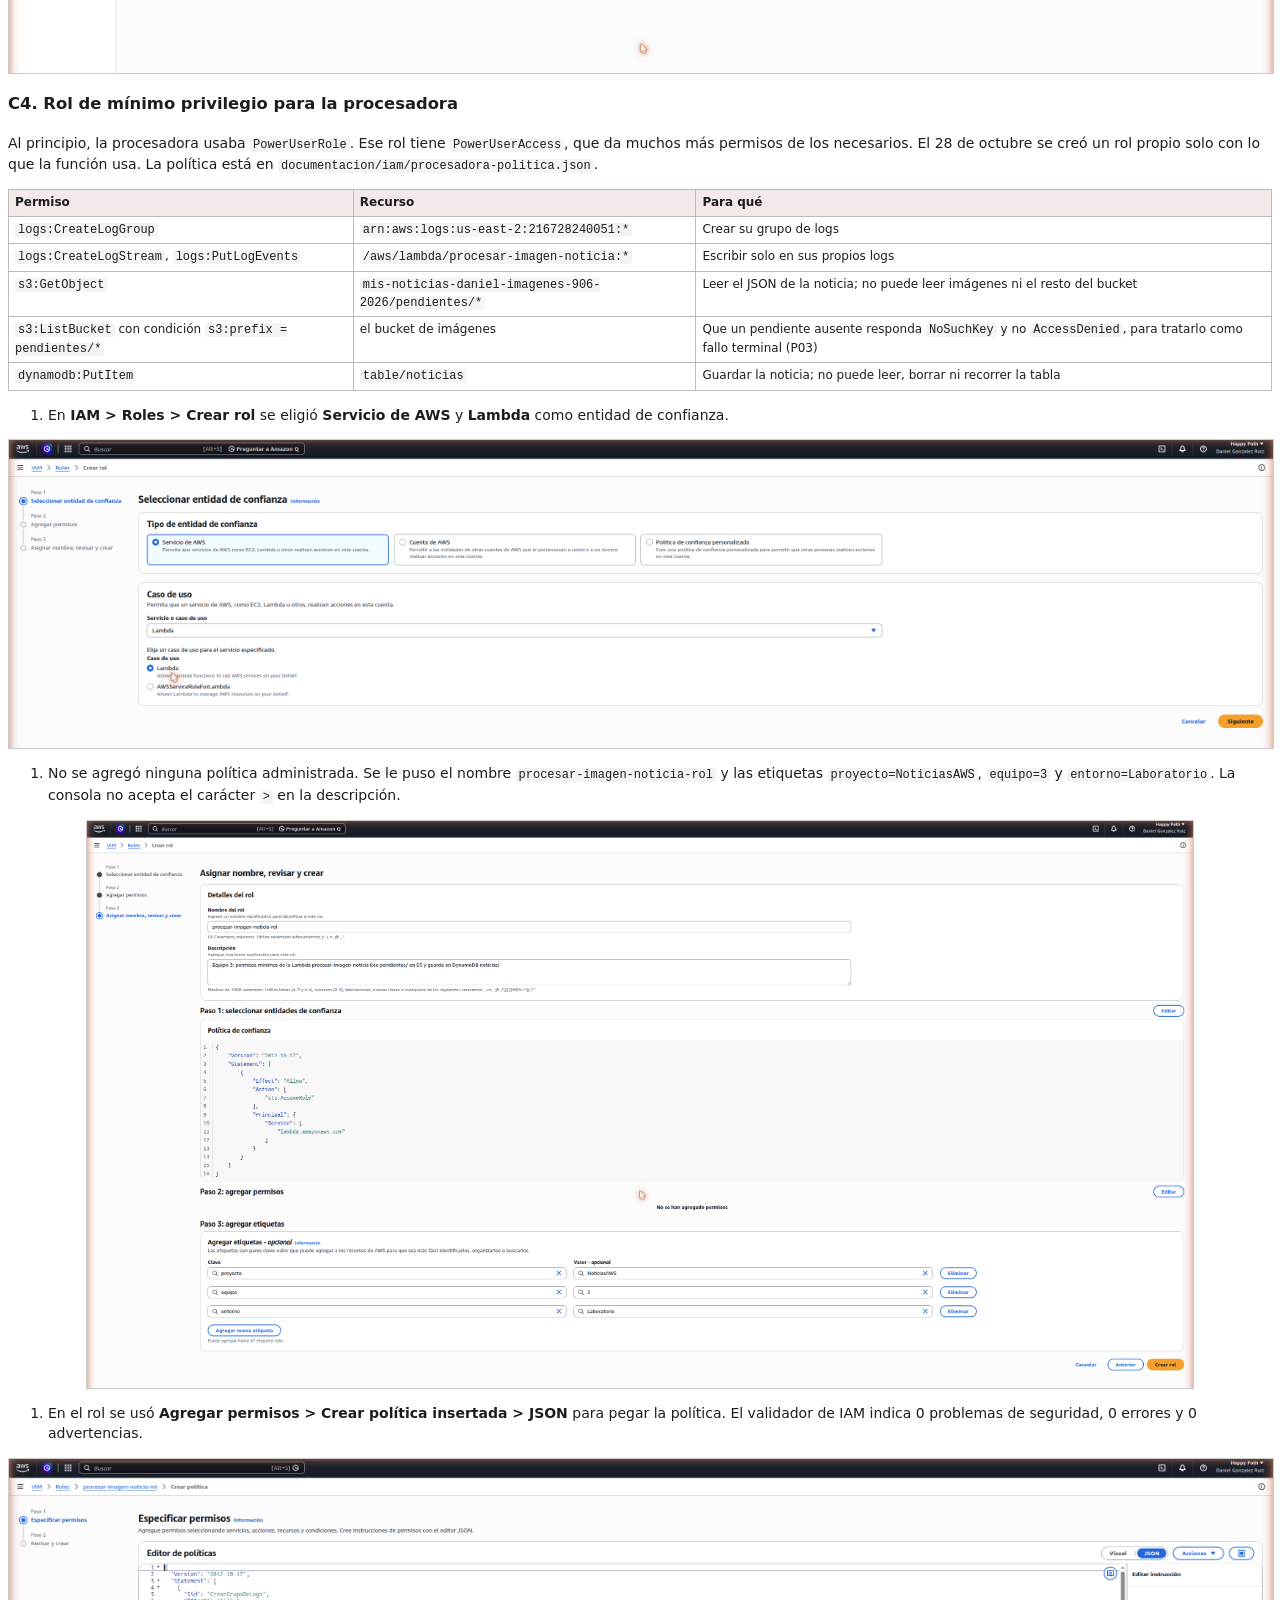
<file: documentacion/MANUAL-IMPLEMENTACION.html>
<!doctype html><html lang='es'><head><meta charset='utf-8'><title>Manual de implementación</title><style>
@page { size: A4; margin: 16mm 14mm; }
body { font-family: 'DejaVu Sans', Arial, sans-serif; font-size: 10.5pt; line-height: 1.45; color: #1d1d1f; }
h1 { color: #7a1512; border-bottom: 3px solid #7a1512; padding-bottom: 6px; font-size: 20pt; }
h2 { color: #7a1512; margin-top: 28px; page-break-after: avoid; border-bottom: 1px solid #ddd; padding-bottom: 4px; }
h3 { margin-top: 18px; page-break-after: avoid; }
img { display: block; max-width: 100%; max-height: 150mm; margin: 8px auto 14px; border: 1px solid #ccc; page-break-inside: avoid; }
table { border-collapse: collapse; width: 100%; font-size: 9pt; margin: 8px 0; }
th, td { border: 1px solid #bbb; padding: 4px 6px; text-align: left; vertical-align: top; }
th { background: #f3e9e8; }
code { background: #f4f4f4; padding: 0 3px; border-radius: 3px; font-size: 9pt; }
hr { border: none; border-top: 1px solid #ccc; margin: 22px 0; }
blockquote { border-left: 4px solid #7a1512; margin: 12px 0; padding: 4px 12px; background: #faf4f2; }
</style></head><body><h1>Manual de implementación — Equipo 3: Monitoreo y resiliencia</h1>
<p><strong>Proyecto:</strong> Gaceta Universitaria «El Unsito», UNSIS<br />
<strong>Región:</strong> us-east-2 (Ohio) · <strong>Cuenta:</strong> 2167-2824-0051 (plan gratuito con créditos)<br />
<strong>Fecha de ejecución:</strong> 27 de octubre de 2026, 23:15–23:52 UTC<br />
<strong>Herramientas:</strong> consola web de AWS en el navegador (Lambda, S3, DynamoDB, IAM, CloudWatch)</p>
<blockquote>
<p><strong>Nota sobre las capturas:</strong> la implementación y las pruebas se hicieron el 27 de octubre. Las capturas originales salían borrosas, así que el 28 de octubre todas se volvieron a tomar en resolución nativa (pantalla 4K). Para eso se volvieron a abrir las mismas pantallas. Los formularios se llenaron igual y se cancelaron sin guardar. «Probar» se volvió a ejecutar con los eventos de P03 y P07, y P01 y P08 se repitieron desde el sitio. Por eso algunas pantallas muestran el estado del 28 de octubre: por ejemplo, ya aparece la procesadora en la lista de funciones y la tabla tiene más elementos. Las capturas originales del 27 se conservan en <code>evidencias/</code> como archivos <code>.jpg</code>, y las de alta resolución como <code>.png</code>.</p>
</blockquote>
<p>Este manual documenta, paso a paso y con capturas reales, cómo se integró la publicación de noticias con un evento de S3 que activa una Lambda procesadora, y cómo se añadieron logs, métricas, alarma y pruebas de resiliencia. Las capturas originales están en <code>evidencias/</code> (en este manual, recortadas en <code>documentacion/img/</code>) y no contienen credenciales; las URL prefirmadas no se muestran.</p>
<h2>Arquitectura</h2>
<p><strong>Antes:</strong> el navegador subía la imagen con una URL prefirmada y luego llamaba por HTTP a la Lambda <code>agregarNoticia</code>.</p>
<p><strong>Después:</strong></p>
<ol>
<li>El navegador envía los datos de la noticia a la Lambda <code>cors</code> (prefirmadas).</li>
<li>La Lambda valida, asigna un id y guarda <code>pendientes/ID.json</code> en el bucket de imágenes.</li>
<li>Devuelve <code>uploadUrl</code> para <code>imagenes/ID/foto.ext</code>.</li>
<li>El navegador sube la imagen con PUT.</li>
<li>El evento <code>s3:ObjectCreated:*</code> con prefijo <code>imagenes/</code> invoca la nueva Lambda <code>procesar-imagen-noticia</code>.</li>
<li>La procesadora lee el pendiente, valida y escribe en DynamoDB con <code>attribute_not_exists(id)</code>.</li>
<li>El navegador consulta <code>obtenerNoticias?id=ID</code> cada 2 s, hasta 10 veces, y distingue entre noticia pendiente y publicada.</li>
</ol>
<p>Las noticias <strong>sin imagen</strong> siguen usando la Lambda <code>agregarNoticia</code>, porque no generan evento de S3.</p>
<hr />
<h2>Fase A · Diagnóstico inicial</h2>
<h3>A1. Saldo inicial</h3>
<p>Página de inicio de la consola: 120,00 USD en créditos y 0,00 USD de gasto en el mes.</p>
<p><img alt="Saldo inicial" src="img/costos/01-saldo-inicial.png" /></p>
<h3>A2. Inventario de recursos</h3>
<p>En <strong>Lambda &gt; Funciones</strong> aparecen tres funciones: <code>obtenerNoticias</code>, <code>agregarNoticia</code> y <code>cors</code>. Esta última es la que genera las URL prefirmadas.</p>
<p><img alt="Funciones Lambda (recaptura del 28 de octubre: ya incluye la procesadora creada en B2)" src="img/lambda/02-lista-funciones.png" /></p>
<p><em>En la recaptura del 28 de octubre ya aparece también <code>procesar-imagen-noticia</code>, creada en la fase B.</em></p>
<p>En <code>cors</code> &gt; <strong>Configuración &gt; URL de la función</strong>, el CORS ya permite el origen del sitio, el encabezado <code>content-type</code> y los métodos POST y GET. No hizo falta cambiarlo para enviar JSON.</p>
<p><img alt="CORS de la Lambda de prefirmadas" src="img/lambda/03-cors-prefirmadas.png" /></p>
<p>Las tres funciones usan el rol <code>PowerUserRole</code>, que tiene la política administrada <code>PowerUserAccess</code> y la política insertada <code>URLprefirmada</code>. Ese rol ya cubre S3, DynamoDB y CloudWatch Logs, así que no se modificó IAM.</p>
<p><img alt="Rol PowerUserRole" src="img/lambda/03b-rol-poweruser.png" /></p>
<p>En <strong>S3 &gt; mis-noticias-daniel-imagenes-906-2026 &gt; Permisos &gt; CORS</strong> se permite PUT, POST y GET.</p>
<p><img alt="CORS del bucket de imágenes" src="img/s3/04-cors-bucket-imagenes.png" /></p>
<p>En <strong>DynamoDB &gt; Tablas &gt; noticias</strong>, la clave de partición es <code>id (String)</code>, la capacidad es bajo demanda y había 6 elementos el 27 de octubre. En la recaptura ya hay más elementos, que son las noticias de prueba.</p>
<p><img alt="Tabla noticias" src="img/dynamodb/05-tabla-noticias.png" /></p>
<h3>A3. Prueba del flujo inicial</h3>
<p>Se publicó «Prueba inicial E3 (flujo actual)» con imagen desde el sitio. Después de recargar, la noticia aparece en el sitio. En la recaptura se abrió directamente esa noticia.</p>
<p><img alt="Flujo inicial publicado" src="img/lambda/06-flujo-inicial-publicado.png" /></p>
<hr />
<h2>Fase B · S3 → Lambda → DynamoDB</h2>
<h3>B1. Respaldo y nueva versión de la Lambda de prefirmadas</h3>
<ol>
<li>Se abrió <code>cors</code> &gt; <strong>Código</strong> y se transcribió el código desplegado a <code>lambdas/prefirmadas-original.mjs</code>, como respaldo.</li>
<li>Se reemplazó <code>index.mjs</code> por <code>lambdas/prefirmar-noticia.mjs</code> y se pulsó <strong>Deploy</strong>.</li>
<li>El modo anterior <code>POST ?file=nombre</code> se conserva sin cambios, para no interrumpir a quien tenga la página antigua en caché.</li>
<li>El modo nuevo recibe JSON con <code>id, titulo, detalle, fecha, categoria, alt, tipo</code>. Primero guarda <code>pendientes/ID.json</code> y después firma <code>imagenes/ID/foto.ext</code>.</li>
<li>Se verificó desde la terminal que los dos modos responden: el anterior devuelve <code>uploadUrl</code> y el nuevo valida los campos.</li>
</ol>
<p><img alt="Prefirmadas desplegada" src="img/lambda/07-prefirmadas-desplegada.png" /></p>
<h3>B2. Crear la Lambda procesadora</h3>
<ol>
<li>En <strong>Lambda &gt; Create function &gt; Crear desde cero</strong> se configuró:</li>
<li>Nombre: <code>procesar-imagen-noticia</code></li>
<li>Runtime: Node.js 24.x</li>
<li>En <strong>Configuración adicional</strong>, se activó <strong>Rol de ejecución personalizada</strong>, con <strong>Use existing role</strong> y <code>PowerUserRole</code>.</li>
</ol>
<p><img alt="Crear procesadora" src="img/lambda/08a-crear-procesadora.png" /></p>
<ol>
<li>Se pegó <code>lambdas/procesar-imagen.mjs</code> en <code>index.mjs</code> y se pulsó <strong>Deploy</strong>.</li>
</ol>
<p><img alt="Procesadora desplegada" src="img/lambda/08-procesadora-creada.png" /></p>
<ol>
<li>En <strong>Configuración general</strong>, el tiempo de espera pasó de 3 s a 30 s.</li>
<li>En <strong>Variables de entorno</strong> se agregaron <code>TABLA = noticias</code> y <code>BUCKET = mis-noticias-daniel-imagenes-906-2026</code>. La variable <code>TABLA</code> se usa después para simular un fallo sin tocar la tabla real.</li>
</ol>
<p><img alt="Variables de entorno" src="img/lambda/08b-variables-entorno.png" /></p>
<h3>B3. Disparador S3</h3>
<ol>
<li>En la procesadora se pulsó <strong>Agregar desencadenador &gt; S3</strong> y se configuró:</li>
<li>Bucket: <code>mis-noticias-daniel-imagenes-906-2026</code></li>
<li>Tipo de evento: <strong>Todos los eventos de creación de objetos</strong></li>
<li>Prefijo: <code>imagenes/</code></li>
<li>Se marcó el aviso de invocación recurrente. No hay ciclo, porque la procesadora solo lee de S3 y escribe en DynamoDB, y los pendientes están fuera del prefijo <code>imagenes/</code>.</li>
</ol>
<p><img alt="Configuración del disparador" src="img/s3/09a-config-trigger.png" /></p>
<p><em>En la recaptura, el formulario muestra en rojo «No puede haber prefijos superpuestos…» porque la regla ya existía. La recaptura se canceló sin guardar.</em></p>
<p><img alt="Disparador creado" src="img/s3/09-trigger-s3.png" /></p>
<ol>
<li>Lambda creó la política basada en recursos que permite a <code>s3.amazonaws.com</code> invocar la función, restringida por <code>AWS:SourceAccount</code> y <code>AWS:SourceArn</code> del bucket.</li>
</ol>
<p><img alt="Política de invocación" src="img/lambda/10-politica-invocacion-s3.png" /></p>
<ol>
<li>En <strong>S3 &gt; bucket &gt; Propiedades &gt; Notificaciones de eventos</strong> aparece la regla con el filtro <code>imagenes/</code> y destino <code>procesar-imagen-noticia</code>.</li>
</ol>
<p><img alt="Notificación de eventos" src="img/s3/11-notificacion-evento.png" /></p>
<h3>B4. Consulta por id en <code>obtenerNoticias</code></h3>
<p>Se reemplazó el código por <code>lambdas/obtener-noticias.mjs</code> y se pulsó <strong>Deploy</strong>. Ahora <code>GET ?id=ID</code> usa <code>GetItem</code> con lectura consistente y responde <code>{"estado":"pendiente"}</code> o <code>{"estado":"publicada","item":…}</code>. El listado completo sigue funcionando igual.</p>
<p><img alt="Obtener desplegada" src="img/lambda/11b-obtener-desplegada.png" /></p>
<h3>B5. Publicar el frontend</h3>
<ol>
<li>En <strong>S3 &gt; 906-unsis-daniel &gt; js/ &gt; Cargar</strong> se subió <code>js/main.js</code> con el metadato <code>Content-Type: application/javascript</code>.</li>
</ol>
<p><img alt="Objeto js/main.js en el bucket del sitio" src="img/s3/11c-subida-mainjs.png" /></p>
<p><em>La recaptura muestra el objeto <code>js/main.js</code> ya subido, con su fecha de modificación.</em></p>
<ol>
<li><strong>Problema encontrado:</strong> el navegador seguía ejecutando el <code>main.js</code> anterior, porque <code>index.html</code> lo carga con un parámetro de versión fijo (<code>?v=noticias-compatibilidad-6</code>). Se cambió a <code>?v=noticias-s3-evento-1</code> en <code>index.html</code> y se subió también ese archivo. Las páginas guardadas en la caché del navegador siguen usando el flujo anterior hasta que caduca la caché, y por eso se mantuvo compatible el modo <code>?file=</code>.</li>
</ol>
<hr />
<h2>Fase C · Logs, métricas y alarma</h2>
<h3>C1. Logs estructurados y retención</h3>
<p>La procesadora registra una línea JSON por etapa (<code>inicio</code>, <code>validado</code>, <code>guardado</code>, <code>duplicado</code>, <code>validacion_fallida</code>, <code>omitido_sin_formato</code> y <code>fallo</code>) con <code>requestId</code>, <code>bucket</code>, <code>key</code>, <code>noticiaId</code> y <code>duracionMs</code>. No registra firmas ni el contenido de la noticia.</p>
<p>En <strong>CloudWatch &gt; Grupos de registros &gt; /aws/lambda/procesar-imagen-noticia &gt; Acciones &gt; Editar configuración de retención</strong> se eligieron 3 días.</p>
<p><img alt="Retención de logs" src="img/cloudwatch/12-retencion-logs.png" /></p>
<h3>C2. Invocación asíncrona</h3>
<p>En <strong>Configuración &gt; Invocación asíncrona</strong> se fijó la antigüedad máxima del evento en 1 hora, con 2 reintentos. No se configuró cola de mensajes fallidos (DLQ); queda como mejora opcional.</p>
<p><img alt="Invocación asíncrona" src="img/lambda/13-invocacion-asincrona.png" /></p>
<h3>C3. Alarma de errores</h3>
<p>En <strong>CloudWatch &gt; Alarmas &gt; Crear alarma</strong> se configuró:</p>
<ul>
<li>Métrica: <code>AWS/Lambda</code> · <code>Errors</code> · <code>FunctionName = procesar-imagen-noticia</code></li>
<li>Estadística: Suma; periodo: 1 minuto; condición: mayor o igual que 1; puntos de datos: 1 de 1</li>
<li>Datos faltantes: tratados como correctos (dentro del límite)</li>
<li>Sin acciones. No se configuró SNS para no generar suscripciones de correo; puede agregarse en <strong>Acciones &gt; Notificación</strong>.</li>
<li>Nombre: <code>gaceta-procesadora-errores</code></li>
</ul>
<p><img alt="Condiciones de la alarma" src="img/cloudwatch/14a-alarma-condiciones.png" />
<img alt="Alarma creada" src="img/cloudwatch/14-alarma-creada.png" /></p>
<h3>C4. Rol de mínimo privilegio para la procesadora</h3>
<p>Al principio, la procesadora usaba <code>PowerUserRole</code>. Ese rol tiene <code>PowerUserAccess</code>, que da muchos más permisos de los necesarios. El 28 de octubre se creó un rol propio solo con lo que la función usa. La política está en <code>documentacion/iam/procesadora-politica.json</code>.</p>
<table>
<thead>
<tr>
<th>Permiso</th>
<th>Recurso</th>
<th>Para qué</th>
</tr>
</thead>
<tbody>
<tr>
<td><code>logs:CreateLogGroup</code></td>
<td><code>arn:aws:logs:us-east-2:216728240051:*</code></td>
<td>Crear su grupo de logs</td>
</tr>
<tr>
<td><code>logs:CreateLogStream</code>, <code>logs:PutLogEvents</code></td>
<td><code>/aws/lambda/procesar-imagen-noticia:*</code></td>
<td>Escribir solo en sus propios logs</td>
</tr>
<tr>
<td><code>s3:GetObject</code></td>
<td><code>mis-noticias-daniel-imagenes-906-2026/pendientes/*</code></td>
<td>Leer el JSON de la noticia; no puede leer imágenes ni el resto del bucket</td>
</tr>
<tr>
<td><code>s3:ListBucket</code> con condición <code>s3:prefix = pendientes/*</code></td>
<td>el bucket de imágenes</td>
<td>Que un pendiente ausente responda <code>NoSuchKey</code> y no <code>AccessDenied</code>, para tratarlo como fallo terminal (P03)</td>
</tr>
<tr>
<td><code>dynamodb:PutItem</code></td>
<td><code>table/noticias</code></td>
<td>Guardar la noticia; no puede leer, borrar ni recorrer la tabla</td>
</tr>
</tbody>
</table>
<ol>
<li>En <strong>IAM &gt; Roles &gt; Crear rol</strong> se eligió <strong>Servicio de AWS</strong> y <strong>Lambda</strong> como entidad de confianza.</li>
</ol>
<p><img alt="Entidad de confianza Lambda" src="img/iam/27-rol-confianza-lambda.png" /></p>
<ol>
<li>No se agregó ninguna política administrada. Se le puso el nombre <code>procesar-imagen-noticia-rol</code> y las etiquetas <code>proyecto=NoticiasAWS</code>, <code>equipo=3</code> y <code>entorno=Laboratorio</code>. La consola no acepta el carácter <code>&gt;</code> en la descripción.</li>
</ol>
<p><img alt="Nombre y etiquetas del rol" src="img/iam/28-rol-nombre-etiquetas.png" /></p>
<ol>
<li>En el rol se usó <strong>Agregar permisos &gt; Crear política insertada &gt; JSON</strong> para pegar la política. El validador de IAM indica 0 problemas de seguridad, 0 errores y 0 advertencias.</li>
</ol>
<p><img alt="Política mínima en JSON" src="img/iam/29-politica-minima-json.png" />
<img alt="Revisión de la política" src="img/iam/30-politica-revision.png" /></p>
<ol>
<li>La política quedó guardada como <code>ProcesadoraMinimoPrivilegio</code>, y es la única del rol.</li>
</ol>
<p><img alt="Rol creado" src="img/iam/31-rol-creado.png" /></p>
<ol>
<li>En la procesadora, en <strong>Configuración general &gt; Editar &gt; Rol de ejecución</strong>, se eligió <code>procesar-imagen-noticia-rol</code>.</li>
</ol>
<p><img alt="Asignación del rol" src="img/iam/32-asignar-rol-procesadora.png" />
<img alt="Permisos de la procesadora con el rol mínimo" src="img/iam/33-procesadora-con-rol-minimo.png" /></p>
<ol>
<li><strong>Verificación con el rol mínimo:</strong> se volvieron a ejecutar P07 y P03 con «Probar».</li>
<li>P07 dio <code>inicio</code> → <code>validado</code> → <code>duplicado</code>: la función lee el pendiente y la escritura condicional responde.</li>
<li>P03 dio <code>validacion_fallida</code> por <code>NoSuchKey</code>.</li>
</ol>
<p><img alt="P07 con el rol mínimo" src="img/iam/34-prueba-rol-minimo-p07.png" />
<img alt="P03 con el rol mínimo" src="img/iam/35-prueba-rol-minimo-p03.png" /></p>
<p><code>PowerUserRole</code> no se modificó, porque lo siguen usando <code>cors</code>, <code>agregarNoticia</code> y <code>obtenerNoticias</code>. Para un entorno real, conviene darle a cada una su propio rol mínimo.</p>
<h3>C5. Etiquetas de costos</h3>
<p>Como pide el documento del proyecto, se etiquetaron con <code>proyecto=NoticiasAWS</code>, <code>equipo=3</code> y <code>entorno=Laboratorio</code> los tres recursos que creó el Equipo 3:
- la procesadora;
- su rol;
- la alarma.</p>
<p>Los recursos compartidos (bucket, tabla y Lambdas originales) no se tocaron.</p>
<p><img alt="Etiquetas de la procesadora" src="img/costos/36-etiquetas-procesadora.png" />
<img alt="Etiquetas de la alarma" src="img/costos/37-etiquetas-alarma.png" /></p>
<hr />
<h2>Fase D · Pruebas P01–P08</h2>
<h3>P01 · Imagen válida</h3>
<p>Se publicó «P01 E3: publicación por evento S3» con imagen desde el sitio. En el tráfico de red solo aparecen el POST a prefirmadas, el PUT a S3 y GET <code>?id=</code>; <strong>no hay ninguna llamada a <code>agregarNoticia</code></strong>. El <code>noticiaId</code> fue <code>d81845b4-6767-4ddd-be9f-b36492435723</code>.</p>
<p><img alt="P01 publicada" src="img/lambda/15-p01-publicada-sitio.png" /></p>
<p><em>Para la captura en alta resolución, P01 se repitió el 28 de octubre con «P01 E3 (repetición)», id <code>c544c655-5ee9-4cfc-80e5-130237631061</code>. Tampoco hubo ninguna llamada a <code>agregarNoticia</code>.</em></p>
<p>Los logs de la procesadora muestran <code>inicio</code> → <code>validado</code> → <code>guardado</code>, con una duración de 1 561 ms.</p>
<p><img alt="P01 logs" src="img/cloudwatch/16-p01-logs.png" /></p>
<h3>P02 · Persistencia</h3>
<p>El elemento está en DynamoDB con <code>origen = s3-evento</code> y la URL de la imagen sin firma. Al recargar el sitio, la noticia se abre con su imagen.</p>
<p><img alt="P02 elemento DynamoDB" src="img/dynamodb/17-p02-item.png" />
<img alt="P02 sitio recargado" src="img/lambda/18-p02-sitio.png" /></p>
<h3>P03 · JSON ausente</h3>
<p>Se probó la procesadora en <strong>Probar</strong> con <code>pruebas/evento-s3-sin-pendiente.json</code>. El log registra <code>validacion_fallida</code> con «Pendiente ausente o inválido (NoSuchKey)». La función termina sin error, porque es un fallo terminal que no se reintenta, y no se crea ningún registro.</p>
<p><img alt="P03 validación" src="img/errores/19-p03-validacion.png" /></p>
<h3>P04 · Fallo de DynamoDB simulado</h3>
<ol>
<li>Se cambió <code>TABLA</code> a <code>noticias-falla-lab</code>, una tabla que no existe. La tabla real no se tocó.</li>
</ol>
<p><img alt="P04 configuración" src="img/errores/20a-p04-tabla-falla.png" /></p>
<ol>
<li>Se publicó «P04 E3: fallo controlado de DynamoDB (evento S3)», con id <code>a082e96b-a1b7-40da-bade-06677ac730ca</code>.</li>
<li>El log muestra <strong>3 intentos con el mismo requestId</strong> (23:45:50, 23:46:54 y 23:48:48 UTC), es decir, el intento inicial más 2 reintentos. Los tres fallan con <code>ResourceNotFoundException</code>.</li>
</ol>
<p><img alt="P04 reintentos" src="img/errores/20-p04-reintentos.png" /></p>
<ol>
<li><strong>Recuperación:</strong> se restableció <code>TABLA = noticias</code> y se reprocesó el evento con <code>pruebas/evento-s3-recuperacion-p04.json</code>. El log registra <code>guardado</code> con el mismo id.</li>
</ol>
<p><img alt="P04 recuperación" src="img/errores/20b-p04-recuperacion.png" /></p>
<h3>P05 · Métrica Errors</h3>
<p>En la pestaña <strong>Monitorear</strong> de la procesadora, la métrica nativa <code>Errors</code> alcanza 1, con una tasa de éxito mínima del 0 %. En «Eventos asincrónicos» se ven 3 eventos recibidos y 1 eliminado tras agotar los reintentos.</p>
<p><img alt="P05 métricas" src="img/cloudwatch/21-p05-metrica-errors.png" /></p>
<h3>P06 · Alarma</h3>
<p>La alarma pasó a <strong>En modo alarma</strong> a las 23:46:42 UTC.</p>
<p><img alt="P06 en alarma" src="img/cloudwatch/22-p06-alarma.png" /></p>
<p>Tras la recuperación volvió a <strong>CORRECTO</strong> a las 23:51:42 UTC.</p>
<p><img alt="P06 recuperación" src="img/cloudwatch/23-p06-recuperacion.png" /></p>
<p>En la pestaña <strong>Historial</strong> de la alarma quedan registradas las transiciones de estado.</p>
<p><img alt="P06 historial" src="img/cloudwatch/22b-p06-historial.png" /></p>
<h3>P07 · Evento duplicado</h3>
<p>Se volvió a enviar el evento de la imagen de P01 (<code>pruebas/evento-s3-duplicado.json</code>). El log registra <code>duplicado</code> con el mismo <code>noticiaId</code>, y DynamoDB conserva un solo registro.</p>
<p><img alt="P07 duplicado" src="img/errores/24-p07-duplicado.png" /></p>
<h3>P08 · Procesamiento lento</h3>
<p>Durante el fallo de P04, la web consultó el estado 10 veces por id y mostró «La imagen se subió y la noticia sigue en procesamiento», sin reenviar la noticia.</p>
<p><img alt="P08 pendiente" src="img/lambda/25-p08-pendiente.png" /></p>
<p><em>Para la captura en alta resolución, P08 se repitió el 28 de octubre con «P08 E3 (repetición)», id <code>7c32f756-55cc-4555-a93a-dbc4afe843c5</code>, de nuevo con <code>TABLA = noticias-falla-lab</code>. Al restaurar <code>TABLA = noticias</code>, uno de los reintentos automáticos guardó la noticia a las 21:34 UTC sin reprocesarla a mano.</em></p>
<p>Tras la recuperación, la noticia aparece una sola vez.</p>
<p><img alt="P08 recuperada" src="img/lambda/25b-p08-recuperada.png" /></p>
<hr />
<h2>Fase E · Cierre y costos</h2>
<p>Saldo final: 120,00 USD en créditos y 0,00 USD de gasto en el mes. Lambda, S3, DynamoDB bajo demanda y CloudWatch quedaron dentro del nivel gratuito.</p>
<p><img alt="Saldo final" src="img/costos/26-saldo-final.png" /></p>
<p><strong>Recursos creados:</strong></p>
<ul>
<li>Función <code>procesar-imagen-noticia</code></li>
<li>Rol <code>procesar-imagen-noticia-rol</code> con la política insertada <code>ProcesadoraMinimoPrivilegio</code></li>
<li>Disparador S3</li>
<li>Alarma <code>gaceta-procesadora-errores</code></li>
<li>Grupo de logs con retención de 3 días</li>
</ul>
<p><strong>Registros de prueba en la tabla <code>noticias</code>:</strong></p>
<table>
<thead>
<tr>
<th>Id</th>
<th>Título</th>
<th>Origen</th>
</tr>
</thead>
<tbody>
<tr>
<td>fc25af5a-82be-4ec4-bc0b-8c874bb986e8</td>
<td>Prueba inicial E3 (flujo actual)</td>
<td>HTTP</td>
</tr>
<tr>
<td>d81845b4-6767-4ddd-be9f-b36492435723</td>
<td>P01 E3</td>
<td>evento S3</td>
</tr>
<tr>
<td>a082e96b-a1b7-40da-bade-06677ac730ca</td>
<td>P04 E3 (evento S3)</td>
<td>evento S3</td>
</tr>
<tr>
<td>8059b64e-5245-4fcd-a86c-1b6285bffec2</td>
<td>P04 E3</td>
<td>HTTP; se publicó desde la página en caché</td>
</tr>
<tr>
<td>c544c655-5ee9-4cfc-80e5-130237631061</td>
<td>P01 E3 (repetición, 28 oct.)</td>
<td>evento S3</td>
</tr>
<tr>
<td>7c32f756-55cc-4555-a93a-dbc4afe843c5</td>
<td>P08 E3 (repetición, 28 oct.)</td>
<td>evento S3, guardada por reintento</td>
</tr>
</tbody>
</table>
<p>No se borró nada de la tabla compartida. Si el equipo decide retirar los registros de prueba, puede hacerlo desde <strong>Explorar elementos</strong>.</p>
<p><strong>Limpieza al terminar el curso</strong>, en este orden:</p>
<ol>
<li>Quitar el disparador S3 de la procesadora.</li>
<li>Eliminar la función <code>procesar-imagen-noticia</code>.</li>
<li>Eliminar el rol <code>procesar-imagen-noticia-rol</code>.</li>
<li>Eliminar la alarma <code>gaceta-procesadora-errores</code>.</li>
<li>Eliminar el grupo de logs <code>/aws/lambda/procesar-imagen-noticia</code>.</li>
<li>Eliminar los objetos <code>pendientes/</code> y las imágenes de prueba del bucket.</li>
<li>Eliminar las noticias de prueba de la tabla.</li>
</ol>
<p>Si el sitio sigue en uso, antes hay que restaurar <code>lambdas/prefirmadas-original.mjs</code> en <code>cors</code>.</p>
<p><strong>Pendientes opcionales:</strong></p>
<ul>
<li>DLQ o destino SQS para fallos.</li>
<li>Notificación SNS de la alarma.</li>
<li>Regla de ciclo de vida que caduque <code>pendientes/</code> a los 7 días.</li>
<li>Retirar el modo <code>?file=</code> y la Lambda <code>agregarNoticia</code> para imágenes cuando ya no queden páginas antiguas en caché.</li>
</ul></body></html>
</file>
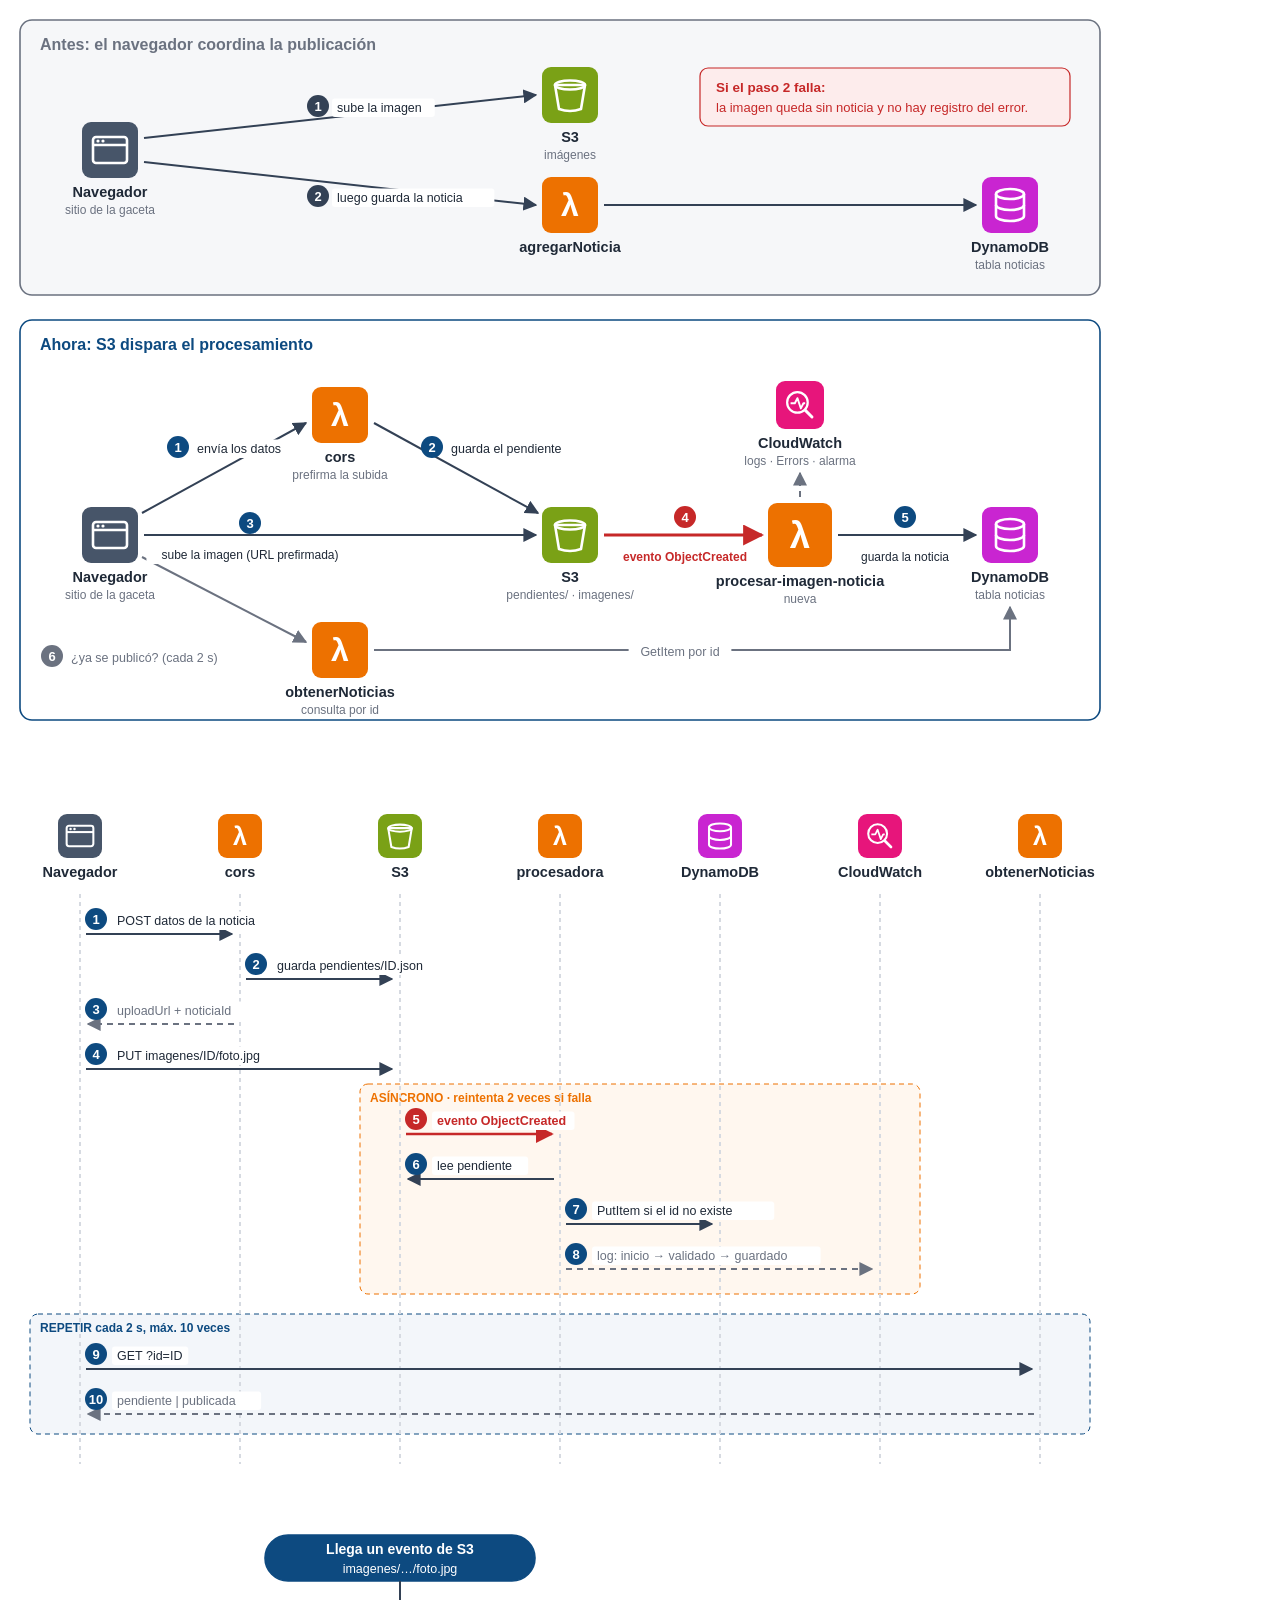
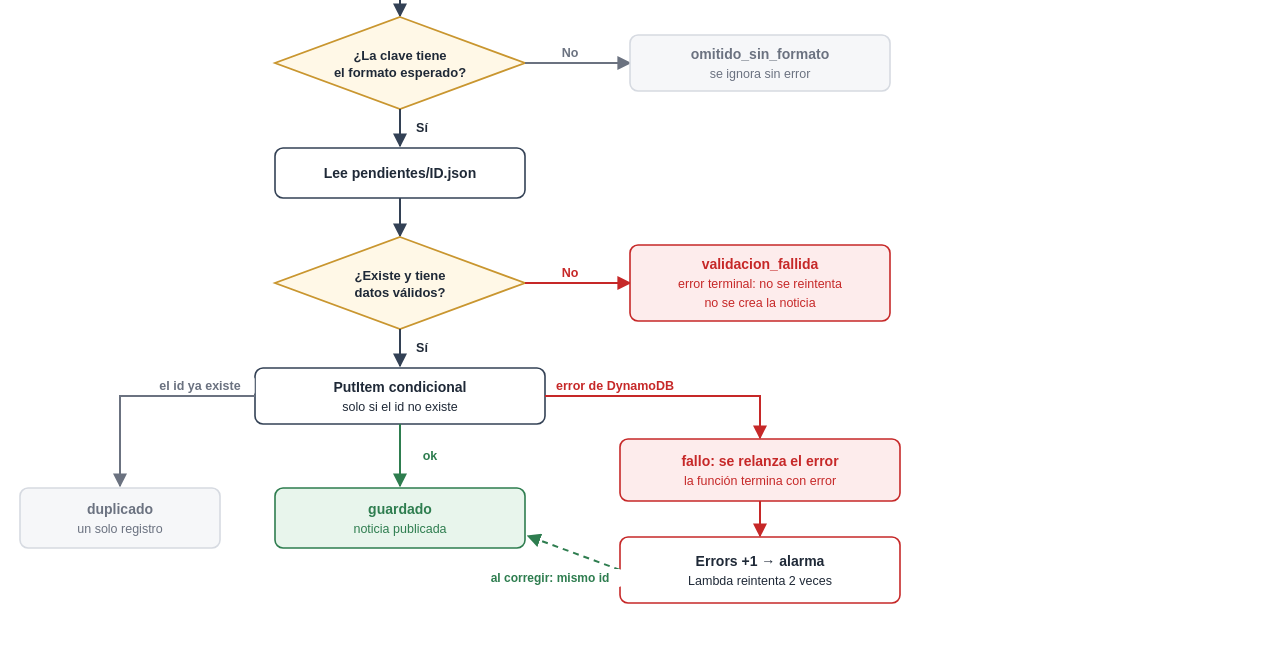
<file: documentacion/fuentes/diagramas/diagramas.html>
<!doctype html>
<html lang="es">
<head>
<meta charset="utf-8">
<title>Diagramas Equipo 3</title>
<style>
  body { margin: 0; background: #fff; font-family: "Liberation Sans", Arial, sans-serif; }
  .diagrama { display: inline-block; background: #fff; padding: 0; margin: 0 0 40px; }
  svg text { font-family: "Liberation Sans", Arial, sans-serif; }
</style>
</head>
<body>
<div class="diagrama" id="arquitectura"></div><br>
<div class="diagrama" id="secuencia"></div><br>
<div class="diagrama" id="errores"></div>

<script>
// Paleta: colores de categoría de AWS para los servicios y azul/dorado del documento.
const COL = {
  web: "#475569", lambda: "#ED7100", s3: "#7AA116", db: "#C925D1", cw: "#E7157B", iam: "#DD344C",
  navy: "#0A2238", azul: "#0D4A80", dorado: "#C9962F", texto: "#1F2937", gris: "#6B7280",
  linea: "#334155", rojo: "#C62828", verde: "#2E7D4F", fondo: "#F6F7F9", borde: "#D6DAE1",
};
const esc = (s) => String(s).replace(/&/g, "&amp;").replace(/</g, "&lt;");

// Pictogramas blancos sobre mosaico de color, centrados en (0,0) para un mosaico de 56 px.
const GLIFO = {
  web: `<rect x="-17" y="-13" width="34" height="26" rx="3" fill="none" stroke="#fff" stroke-width="2.6"/>
        <line x1="-17" y1="-5" x2="17" y2="-5" stroke="#fff" stroke-width="2.6"/>
        <circle cx="-12" cy="-9" r="1.6" fill="#fff"/><circle cx="-7" cy="-9" r="1.6" fill="#fff"/>`,
  lambda: `<text x="0" y="11" text-anchor="middle" font-size="32" font-weight="700" fill="#fff" font-family="DejaVu Serif, serif">λ</text>`,
  s3: `<path d="M-15,-10 L15,-10 L11,14 Q0,18 -11,14 Z" fill="none" stroke="#fff" stroke-width="2.6" stroke-linejoin="round"/>
       <ellipse cx="0" cy="-10" rx="15" ry="4.5" fill="none" stroke="#fff" stroke-width="2.6"/>`,
  db: `<ellipse cx="0" cy="-11" rx="14" ry="5" fill="none" stroke="#fff" stroke-width="2.6"/>
       <path d="M-14,-11 V11 A14,5 0 0 0 14,11 V-11" fill="none" stroke="#fff" stroke-width="2.6"/>
       <path d="M-14,0 A14,5 0 0 0 14,0" fill="none" stroke="#fff" stroke-width="2.6"/>`,
  cw: `<circle cx="-3" cy="-3" r="12" fill="none" stroke="#fff" stroke-width="2.6"/>
       <polyline points="-11,-2 -6,-2 -3,-8 1,4 4,-2 6,-2" fill="none" stroke="#fff" stroke-width="2.2" stroke-linejoin="round"/>
       <line x1="6" y1="6" x2="14" y2="14" stroke="#fff" stroke-width="3.4" stroke-linecap="round"/>`,
};

function svg(id, w, h, contenido) {
  document.getElementById(id).innerHTML =
    `<svg xmlns="http://www.w3.org/2000/svg" width="${w}" height="${h}" viewBox="0 0 ${w} ${h}">
      <defs>
        ${["linea", "rojo", "gris", "azul", "verde"].map(c => `
        <marker id="flecha-${c}" viewBox="0 0 10 10" refX="9" refY="5" markerWidth="7" markerHeight="7" orient="auto-start-reverse">
          <path d="M0,0 L10,5 L0,10 z" fill="${COL[c]}"/></marker>`).join("")}
      </defs>${contenido}</svg>`;
}
// Servicio: mosaico con pictograma y nombre debajo. (x, y) es el centro del mosaico.
function servicio(x, y, tipo, nombre, sub = "", t = 56) {
  return `<g transform="translate(${x},${y})">
    <rect x="${-t / 2}" y="${-t / 2}" width="${t}" height="${t}" rx="9" fill="${COL[tipo]}"/>
    <g transform="scale(${t / 56})">${GLIFO[tipo]}</g>
    <text y="${t / 2 + 19}" text-anchor="middle" font-size="14.5" font-weight="700" fill="${COL.texto}">${esc(nombre)}</text>
    ${sub ? `<text y="${t / 2 + 36}" text-anchor="middle" font-size="12" fill="${COL.gris}">${esc(sub)}</text>` : ""}
  </g>`;
}
function flecha(puntos, { color = "linea", ancho = 2, guion = false } = {}) {
  const d = puntos.map((p, i) => (i ? "L" : "M") + p[0] + "," + p[1]).join(" ");
  return `<path d="${d}" fill="none" stroke="${COL[color]}" stroke-width="${ancho}" ${guion ? 'stroke-dasharray="6 5"' : ""} marker-end="url(#flecha-${color})"/>`;
}
function etiqueta(x, y, texto, { color = "texto", ancla = "middle", tam = 12.5, peso = 400, fondo = true } = {}) {
  const w = texto.length * tam * 0.53 + 10;
  const x0 = ancla === "middle" ? x - w / 2 : ancla === "end" ? x - w : x;
  return `${fondo ? `<rect x="${x0}" y="${y - tam + 1}" width="${w}" height="${tam + 6}" rx="3" fill="#fff"/>` : ""}
    <text x="${ancla === "middle" ? x : ancla === "end" ? x - 5 : x + 5}" y="${y + 2}" text-anchor="${ancla}" font-size="${tam}" font-weight="${peso}" fill="${COL[color]}">${esc(texto)}</text>`;
}
function numero(x, y, n, color = "azul") {
  return `<circle cx="${x}" cy="${y}" r="11" fill="${COL[color]}"/>
    <text x="${x}" y="${y + 4.5}" text-anchor="middle" font-size="13" font-weight="700" fill="#fff">${n}</text>`;
}
function panel(x, y, w, h, titulo, color, relleno) {
  return `<rect x="${x}" y="${y}" width="${w}" height="${h}" rx="12" fill="${relleno}" stroke="${color}" stroke-width="1.6"/>
    <text x="${x + 20}" y="${y + 30}" font-size="16" font-weight="700" fill="${color}">${esc(titulo)}</text>`;
}

// ---------------- 1. Arquitectura: antes y ahora ----------------
(function () {
  const X = [110, 340, 570, 800, 1010];
  let s = "";
  // Antes
  s += panel(20, 20, 1080, 275, "Antes: el navegador coordina la publicación", COL.gris, COL.fondo);
  const a = { nav: [X[0], 150], s3: [X[2], 95], ag: [X[2], 205], db: [X[4], 205] };
  s += servicio(...a.nav, "web", "Navegador", "sitio de la gaceta");
  s += servicio(...a.s3, "s3", "S3", "imágenes");
  s += servicio(...a.ag, "lambda", "agregarNoticia", "");
  s += servicio(...a.db, "db", "DynamoDB", "tabla noticias");
  s += flecha([[a.nav[0] + 34, a.nav[1] - 12], [a.s3[0] - 34, a.s3[1]]]);
  s += flecha([[a.nav[0] + 34, a.nav[1] + 12], [a.ag[0] - 34, a.ag[1]]]);
  s += flecha([[a.ag[0] + 34, a.ag[1]], [a.db[0] - 34, a.db[1]]]);
  s += numero(318, 106, 1, "linea") + etiqueta(332, 110, "sube la imagen", { ancla: "start" });
  s += numero(318, 196, 2, "linea") + etiqueta(332, 200, "luego guarda la noticia", { ancla: "start" });
  s += `<rect x="700" y="68" width="370" height="58" rx="8" fill="#FDECEC" stroke="${COL.rojo}" stroke-width="1.2"/>
        <text x="716" y="92" font-size="13.5" font-weight="700" fill="${COL.rojo}">Si el paso 2 falla:</text>
        <text x="716" y="112" font-size="13" fill="${COL.rojo}">la imagen queda sin noticia y no hay registro del error.</text>`;

  // Ahora
  const y0 = 320;
  s += panel(20, y0, 1080, 400, "Ahora: S3 dispara el procesamiento", COL.azul, "#fff");
  const r = [y0 + 95, y0 + 215, y0 + 330];
  const n = {
    nav: [X[0], r[1]], cors: [X[1], r[0]], obt: [X[1], r[2]], s3: [X[2], r[1]],
    proc: [X[3], r[1]], cw: [X[3], r[0] - 10], db: [X[4], r[1]],
  };
  s += servicio(...n.nav, "web", "Navegador", "sitio de la gaceta");
  s += servicio(...n.cors, "lambda", "cors", "prefirma la subida");
  s += servicio(...n.obt, "lambda", "obtenerNoticias", "consulta por id");
  s += servicio(...n.s3, "s3", "S3", "pendientes/ · imagenes/");
  s += servicio(...n.proc, "lambda", "procesar-imagen-noticia", "nueva", 64);
  s += servicio(...n.cw, "cw", "CloudWatch", "logs · Errors · alarma", 48);
  s += servicio(...n.db, "db", "DynamoDB", "tabla noticias");
  s += flecha([[n.nav[0] + 32, n.nav[1] - 22], [n.cors[0] - 34, n.cors[1] + 8]]);
  s += flecha([[n.cors[0] + 34, n.cors[1] + 8], [n.s3[0] - 32, n.s3[1] - 22]]);
  s += flecha([[n.nav[0] + 34, n.nav[1]], [n.s3[0] - 34, n.s3[1]]]);
  s += flecha([[n.s3[0] + 34, n.s3[1]], [n.proc[0] - 38, n.proc[1]]], { color: "rojo", ancho: 3 });
  s += flecha([[n.proc[0] + 38, n.proc[1]], [n.db[0] - 34, n.db[1]]]);
  s += flecha([[n.proc[0], n.proc[1] - 38], [n.cw[0], n.cw[1] + 68]], { color: "gris", guion: true });
  s += flecha([[n.nav[0] + 32, n.nav[1] + 22], [n.obt[0] - 34, n.obt[1] - 8]], { color: "gris" });
  s += flecha([[n.obt[0] + 34, n.obt[1]], [n.db[0], n.obt[1]], [n.db[0], n.db[1] + 72]], { color: "gris" });
  s += numero(178, r[0] + 32, 1) + etiqueta(192, r[0] + 36, "envía los datos", { ancla: "start" });
  s += numero(432, r[0] + 32, 2) + etiqueta(446, r[0] + 36, "guarda el pendiente", { ancla: "start" });
  s += numero(250, r[1] - 12, 3) + etiqueta(250, r[1] + 22, "sube la imagen (URL prefirmada)", { tam: 12 });
  s += numero(685, r[1] - 18, 4, "rojo") + etiqueta(685, r[1] + 24, "evento ObjectCreated", { color: "rojo", peso: 700, tam: 12 });
  s += numero(905, r[1] - 18, 5) + etiqueta(905, r[1] + 24, "guarda la noticia", { tam: 12 });
  s += numero(52, r[2] + 6, 6, "gris") + etiqueta(66, r[2] + 10, "¿ya se publicó? (cada 2 s)", { ancla: "start", color: "gris" });
  s += etiqueta(680, r[2] + 4, "GetItem por id", { color: "gris" });
  svg("arquitectura", 1120, 740, s);
})();

// ---------------- 2. Secuencia de una publicación ----------------
(function () {
  const P = [
    ["web", "Navegador"], ["lambda", "cors"], ["s3", "S3"], ["lambda", "procesadora"],
    ["db", "DynamoDB"], ["cw", "CloudWatch"], ["lambda", "obtenerNoticias"],
  ];
  const x0 = 80, dx = 160, top = 30, H = 690;
  const X = P.map((_, i) => x0 + i * dx);
  let s = "";
  // Marco del tramo asíncrono y del sondeo
  s += `<rect x="${X[2] - 40}" y="300" width="${X[5] - X[2] + 80}" height="210" rx="8" fill="#FFF7EF" stroke="${COL.lambda}" stroke-dasharray="5 4"/>
        <text x="${X[2] - 30}" y="318" font-size="12" font-weight="700" fill="${COL.lambda}">ASÍNCRONO · reintenta 2 veces si falla</text>`;
  s += `<rect x="${X[0] - 50}" y="530" width="${X[6] - X[0] + 100}" height="120" rx="8" fill="#F3F6FA" stroke="${COL.azul}" stroke-dasharray="5 4"/>
        <text x="${X[0] - 40}" y="548" font-size="12" font-weight="700" fill="${COL.azul}">REPETIR cada 2 s, máx. 10 veces</text>`;
  P.forEach(([t, n], i) => {
    s += `<line x1="${X[i]}" y1="${top + 80}" x2="${X[i]}" y2="${H - 10}" stroke="${COL.borde}" stroke-width="2" stroke-dasharray="4 4"/>`;
    s += servicio(X[i], top + 22, t, n, "", 44);
  });
  const msg = (y, a, b, n, texto, opt = {}) => {
    const dir = b > a ? 1 : -1;
    let r = flecha([[X[a] + dir * 6, y], [X[b] - dir * 8, y]], opt);
    r += numero(Math.min(X[a], X[b]) + 16, y - 15, n, opt.color === "rojo" ? "rojo" : "azul");
    r += etiqueta(Math.min(X[a], X[b]) + 32, y - 11, texto, { ancla: "start", tam: 12.5, fondo: true, color: opt.color || "texto", peso: opt.color === "rojo" ? 700 : 400 });
    return r;
  };
  s += msg(150, 0, 1, 1, "POST datos de la noticia");
  s += msg(195, 1, 2, 2, "guarda pendientes/ID.json");
  s += msg(240, 1, 0, 3, "uploadUrl + noticiaId", { color: "gris", guion: true });
  s += msg(285, 0, 2, 4, "PUT imagenes/ID/foto.jpg");
  s += msg(350, 2, 3, 5, "evento ObjectCreated", { color: "rojo", ancho: 2.6 });
  s += msg(395, 3, 2, 6, "lee pendiente");
  s += msg(440, 3, 4, 7, "PutItem si el id no existe");
  s += msg(485, 3, 5, 8, "log: inicio → validado → guardado", { color: "gris", guion: true });
  s += msg(585, 0, 6, 9, "GET ?id=ID");
  s += msg(630, 6, 0, 10, "pendiente | publicada", { color: "gris", guion: true });
  svg("secuencia", X[6] + 90, H, s);
})();

// ---------------- 3. Manejo de errores en la procesadora ----------------
(function () {
  let s = "";
  const caja = (cx, cy, w, h, lineas, { fondo = "#fff", borde = COL.linea, color = COL.texto, radio = 8 } = {}) => {
    let r = `<rect x="${cx - w / 2}" y="${cy - h / 2}" width="${w}" height="${h}" rx="${radio}" fill="${fondo}" stroke="${borde}" stroke-width="1.6"/>`;
    const y1 = cy - (lineas.length - 1) * 9.5 + 5;
    lineas.forEach((l, i) => {
      const [t, b] = Array.isArray(l) ? l : [l, i === 0];
      r += `<text x="${cx}" y="${y1 + i * 19}" text-anchor="middle" font-size="${b ? 14 : 12.5}" font-weight="${b ? 700 : 400}" fill="${color}">${esc(t)}</text>`;
    });
    return r;
  };
  const rombo = (cx, cy, w, h, l1, l2) =>
    `<path d="M${cx},${cy - h / 2} L${cx + w / 2},${cy} L${cx},${cy + h / 2} L${cx - w / 2},${cy} Z" fill="#FFF8E7" stroke="${COL.dorado}" stroke-width="1.8"/>
     <text x="${cx}" y="${cy - 3}" text-anchor="middle" font-size="13" font-weight="700" fill="${COL.texto}">${esc(l1)}</text>
     <text x="${cx}" y="${cy + 14}" text-anchor="middle" font-size="13" font-weight="700" fill="${COL.texto}">${esc(l2)}</text>`;
  const C = 400, D = 760, I = 110;
  s += caja(C, 40, 270, 46, ["Llega un evento de S3", ["imagenes/…/foto.jpg", false]], { fondo: COL.azul, borde: COL.azul, color: "#fff", radio: 23 });
  s += flecha([[C, 63], [C, 98]]);
  s += rombo(C, 145, 250, 92, "¿La clave tiene", "el formato esperado?");
  s += flecha([[C + 125, 145], [D - 130, 145]], { color: "gris" }) + etiqueta(C + 170, 137, "No", { color: "gris", peso: 700 });
  s += caja(D, 145, 260, 56, ["omitido_sin_formato", ["se ignora sin error", false]], { fondo: COL.fondo, borde: COL.borde, color: COL.gris });
  s += flecha([[C, 191], [C, 228]]) + etiqueta(C + 22, 212, "Sí", { peso: 700, fondo: false });
  s += caja(C, 255, 250, 50, ["Lee pendientes/ID.json"]);
  s += flecha([[C, 280], [C, 318]]);
  s += rombo(C, 365, 250, 92, "¿Existe y tiene", "datos válidos?");
  s += flecha([[C + 125, 365], [D - 130, 365]], { color: "rojo" }) + etiqueta(C + 170, 357, "No", { color: "rojo", peso: 700 });
  s += caja(D, 365, 260, 76, ["validacion_fallida", ["error terminal: no se reintenta", false], ["no se crea la noticia", false]], { fondo: "#FDECEC", borde: COL.rojo, color: COL.rojo });
  s += flecha([[C, 411], [C, 448]]) + etiqueta(C + 22, 432, "Sí", { peso: 700, fondo: false });
  s += caja(C, 478, 290, 56, ["PutItem condicional", ["solo si el id no existe", false]]);
  // Tres salidas
  s += flecha([[C, 506], [C, 568]], { color: "verde" }) + etiqueta(C + 30, 540, "ok", { color: "verde", peso: 700, fondo: false });
  s += caja(C, 600, 250, 60, ["guardado", ["noticia publicada", false]], { fondo: "#E8F5EC", borde: COL.verde, color: COL.verde });
  s += flecha([[C - 145, 478], [I + 10, 478], [I + 10, 568]], { color: "gris" }) + etiqueta(C - 200, 470, "el id ya existe", { color: "gris", peso: 700 });
  s += caja(I + 10, 600, 200, 60, ["duplicado", ["un solo registro", false]], { fondo: COL.fondo, borde: COL.borde, color: COL.gris });
  s += flecha([[C + 145, 478], [D, 478], [D, 520]], { color: "rojo" }) + etiqueta(C + 215, 470, "error de DynamoDB", { color: "rojo", peso: 700 });
  s += caja(D, 552, 280, 62, ["fallo: se relanza el error", ["la función termina con error", false]], { fondo: "#FDECEC", borde: COL.rojo, color: COL.rojo });
  s += flecha([[D, 583], [D, 618]], { color: "rojo" });
  s += caja(D, 652, 280, 66, ["Errors +1 → alarma", ["Lambda reintenta 2 veces", false]], { fondo: "#fff", borde: COL.rojo, color: COL.texto });
  s += flecha([[D - 140, 652], [C + 128, 618]], { color: "verde", guion: true });
  s += etiqueta(C + 150, 662, "al corregir: mismo id", { color: "verde", peso: 700, tam: 12 });
  svg("errores", 920, 700, s);
})();
</script>
</body>
</html>
</file>
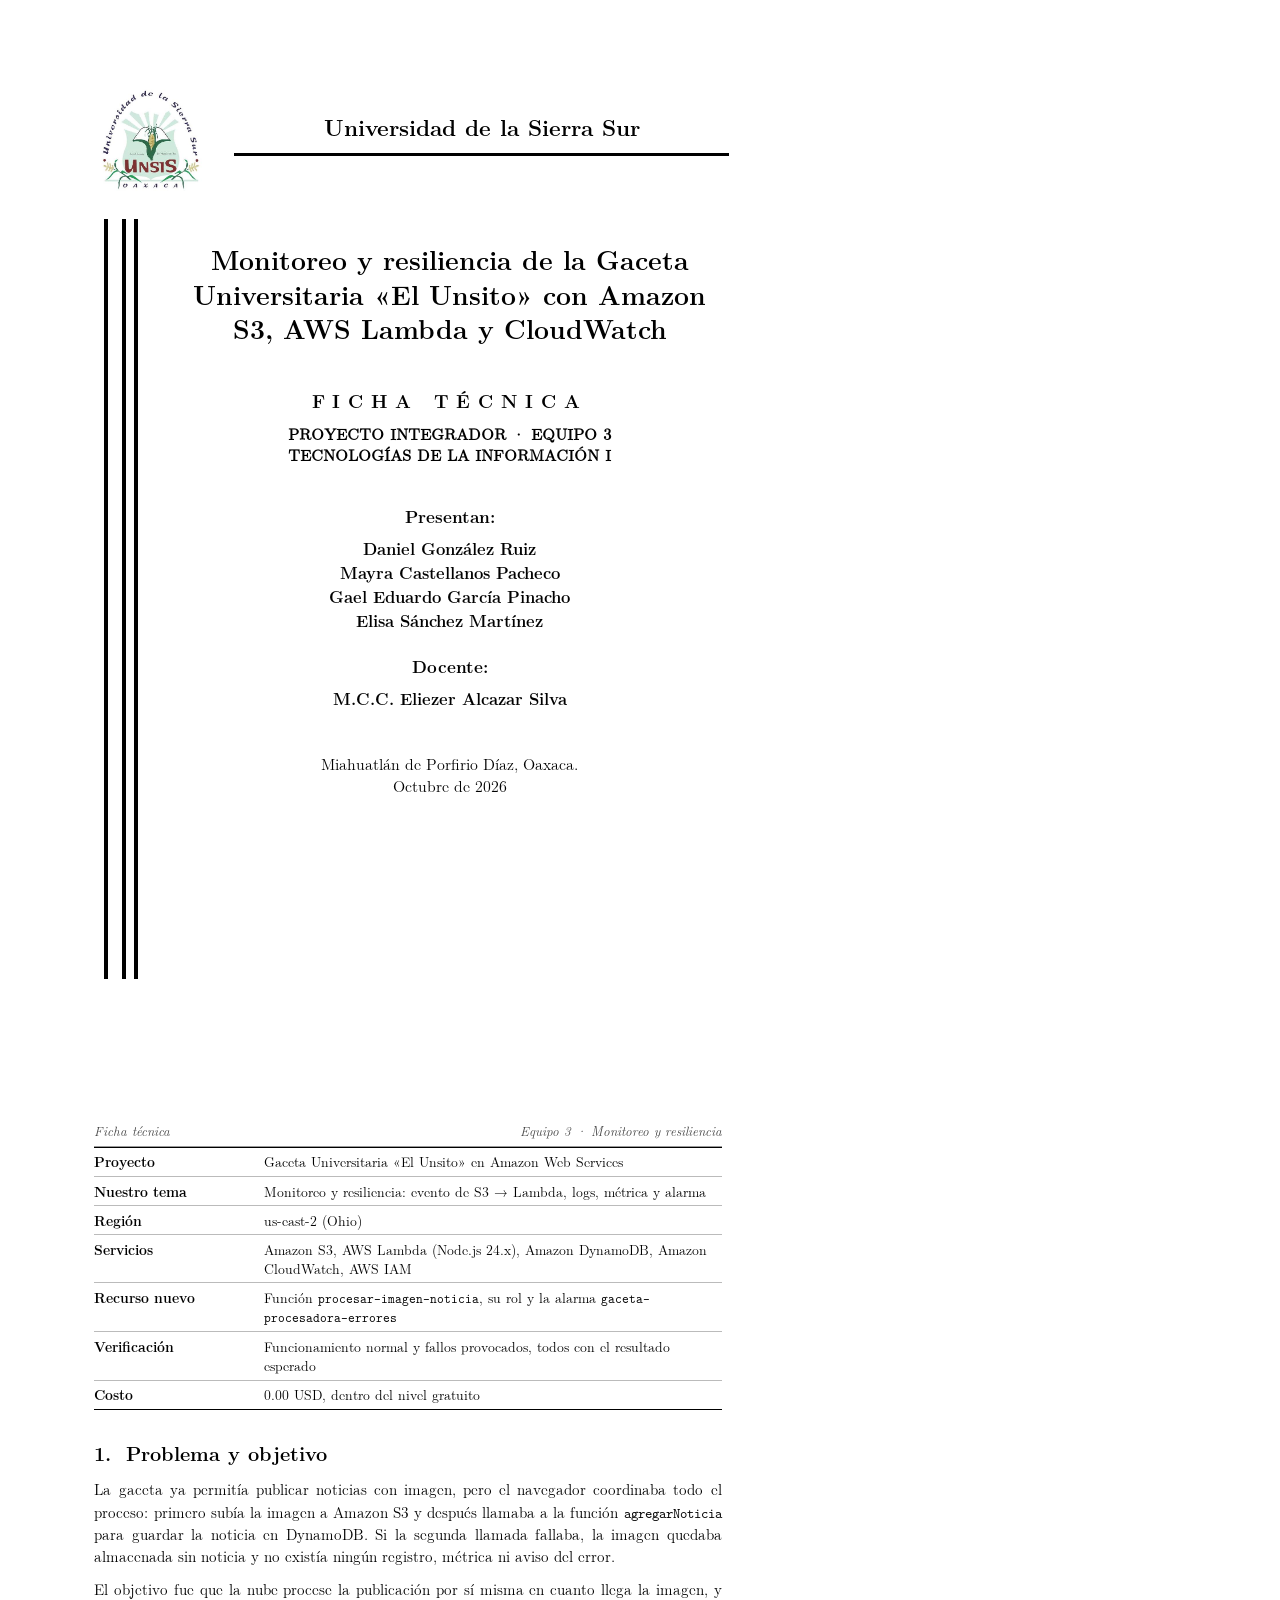
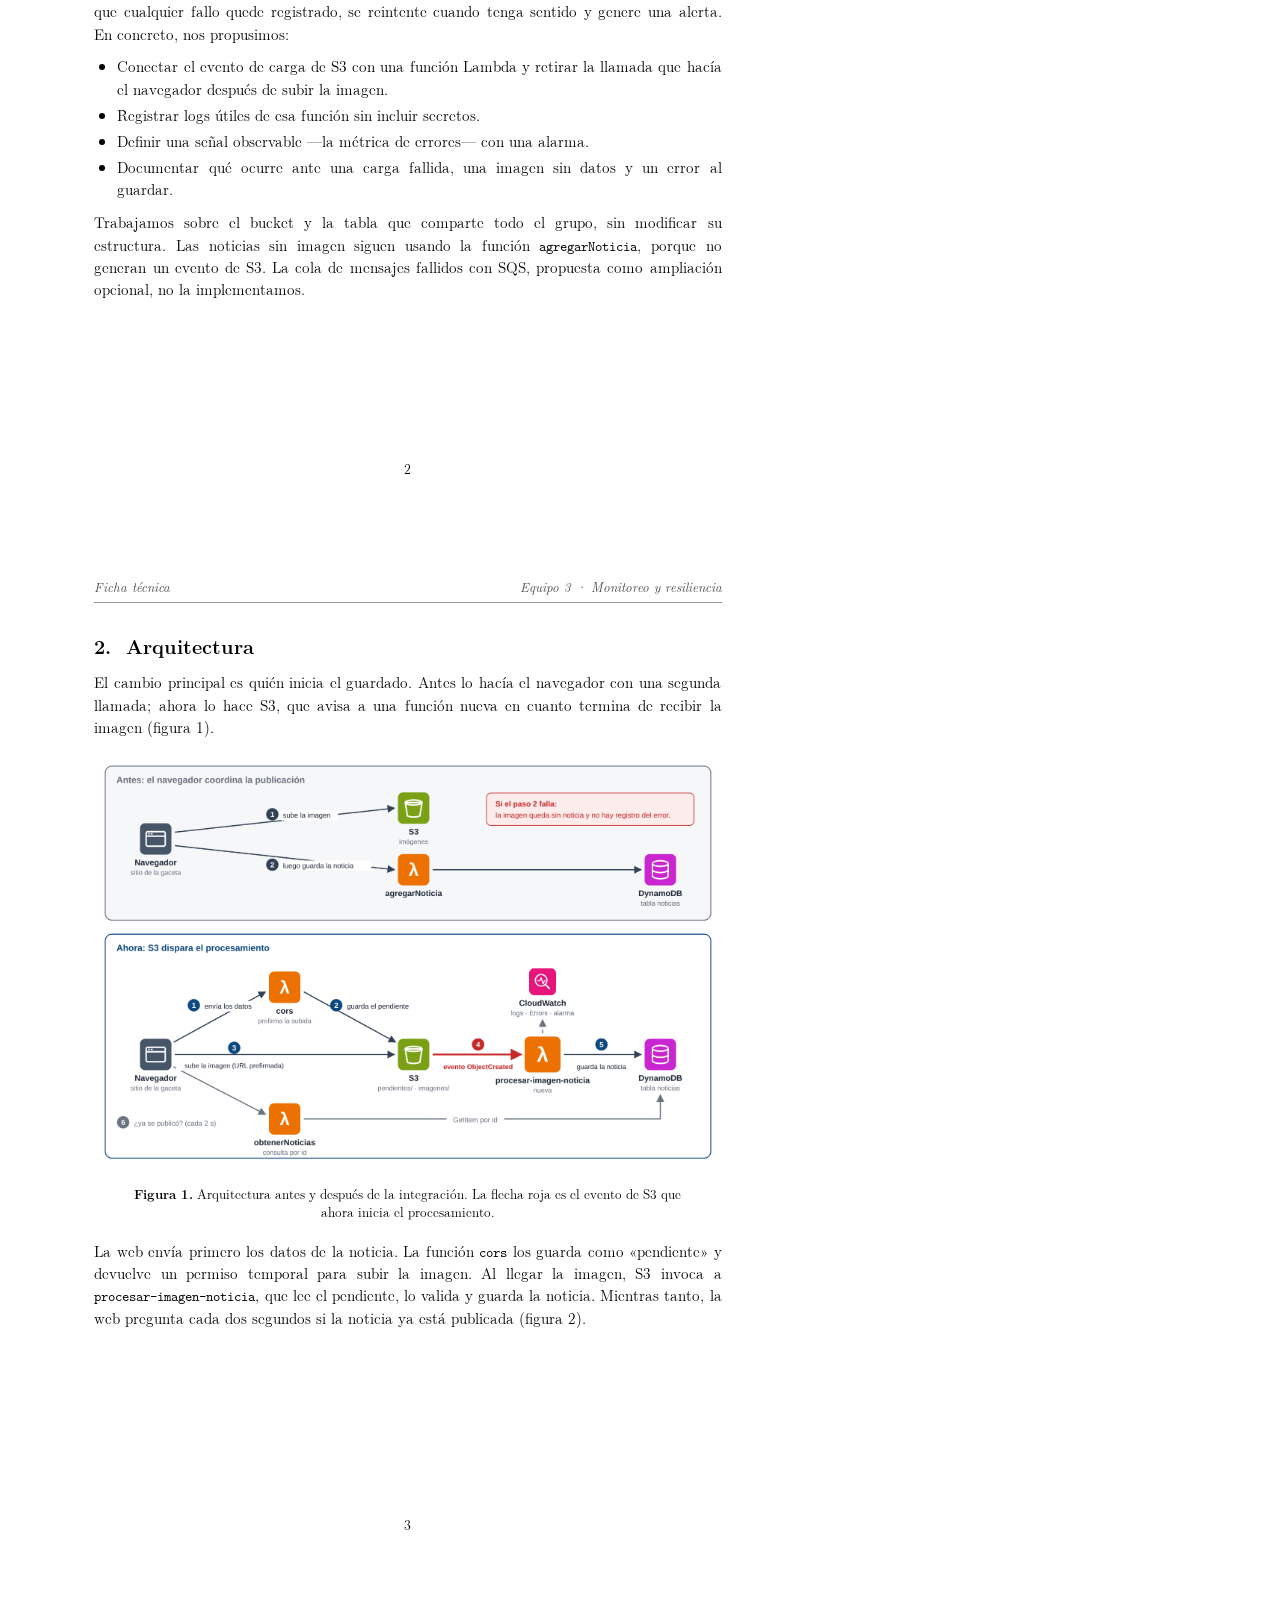
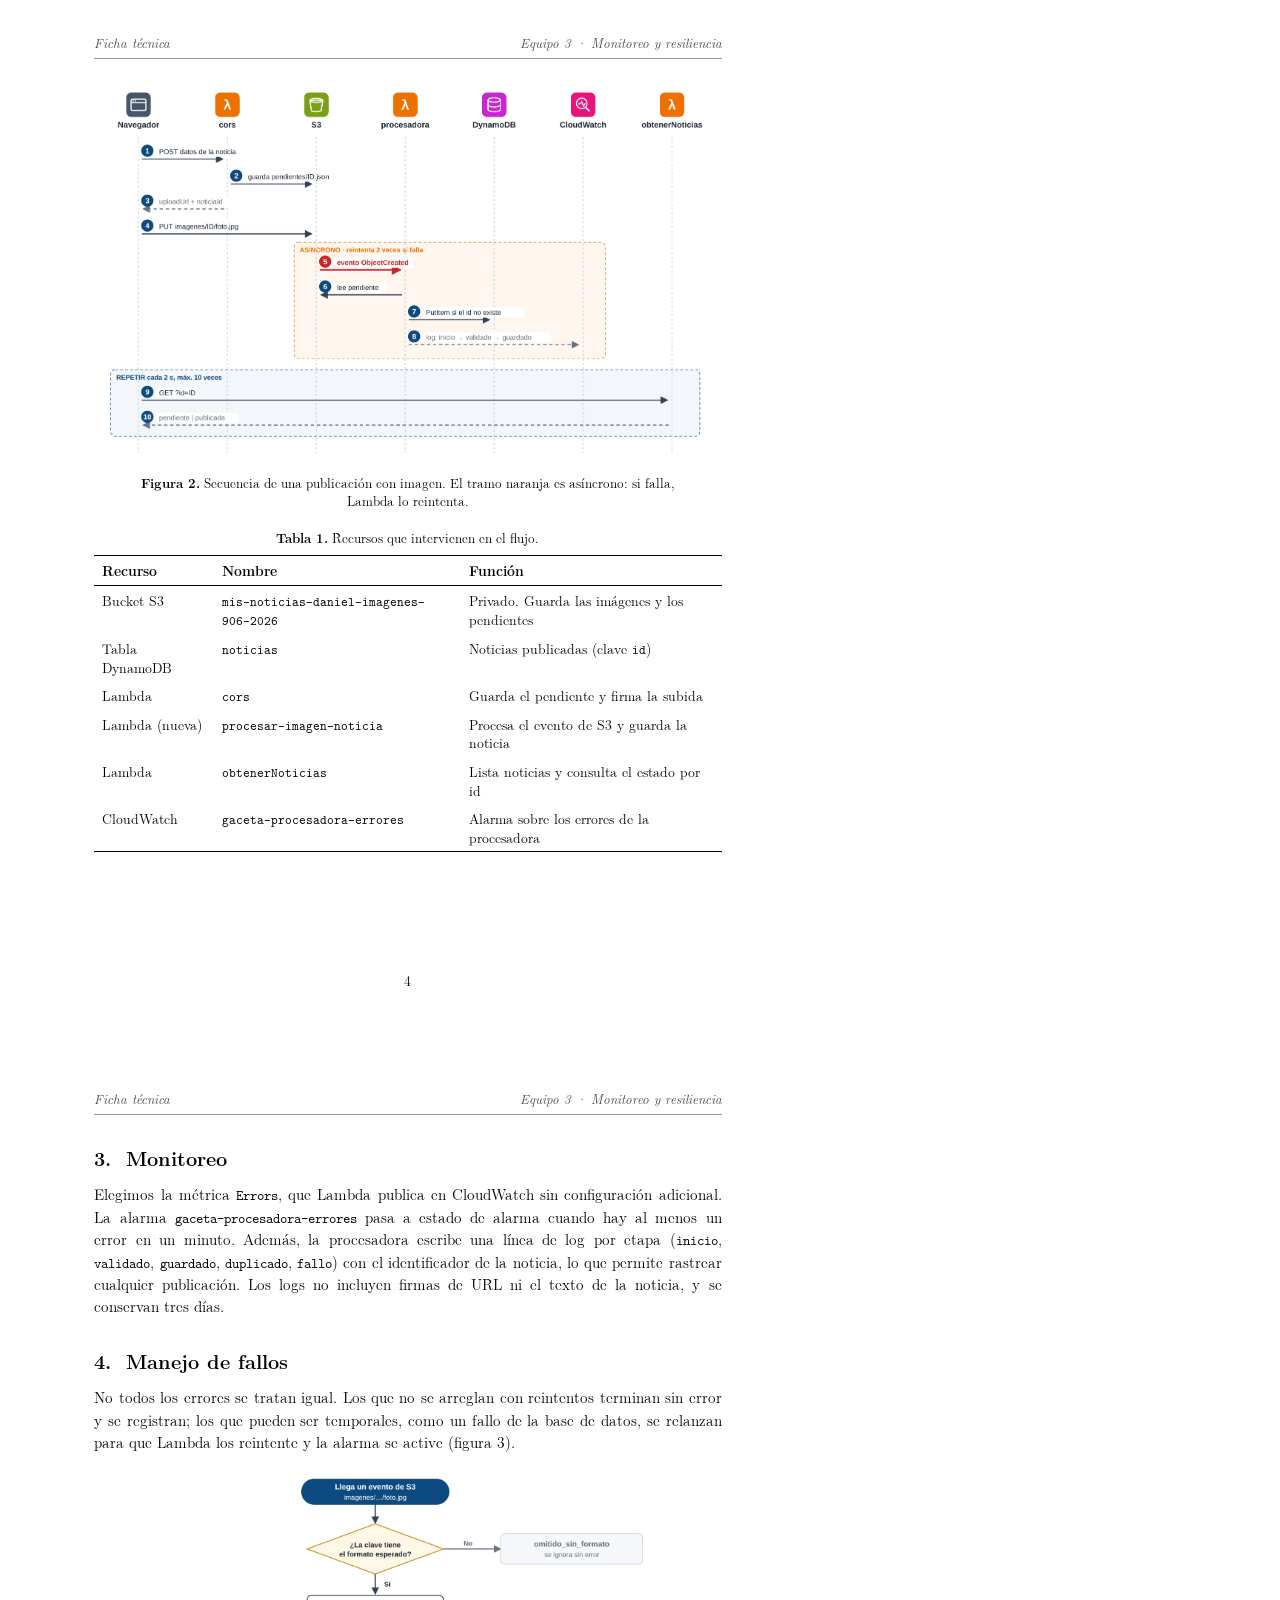
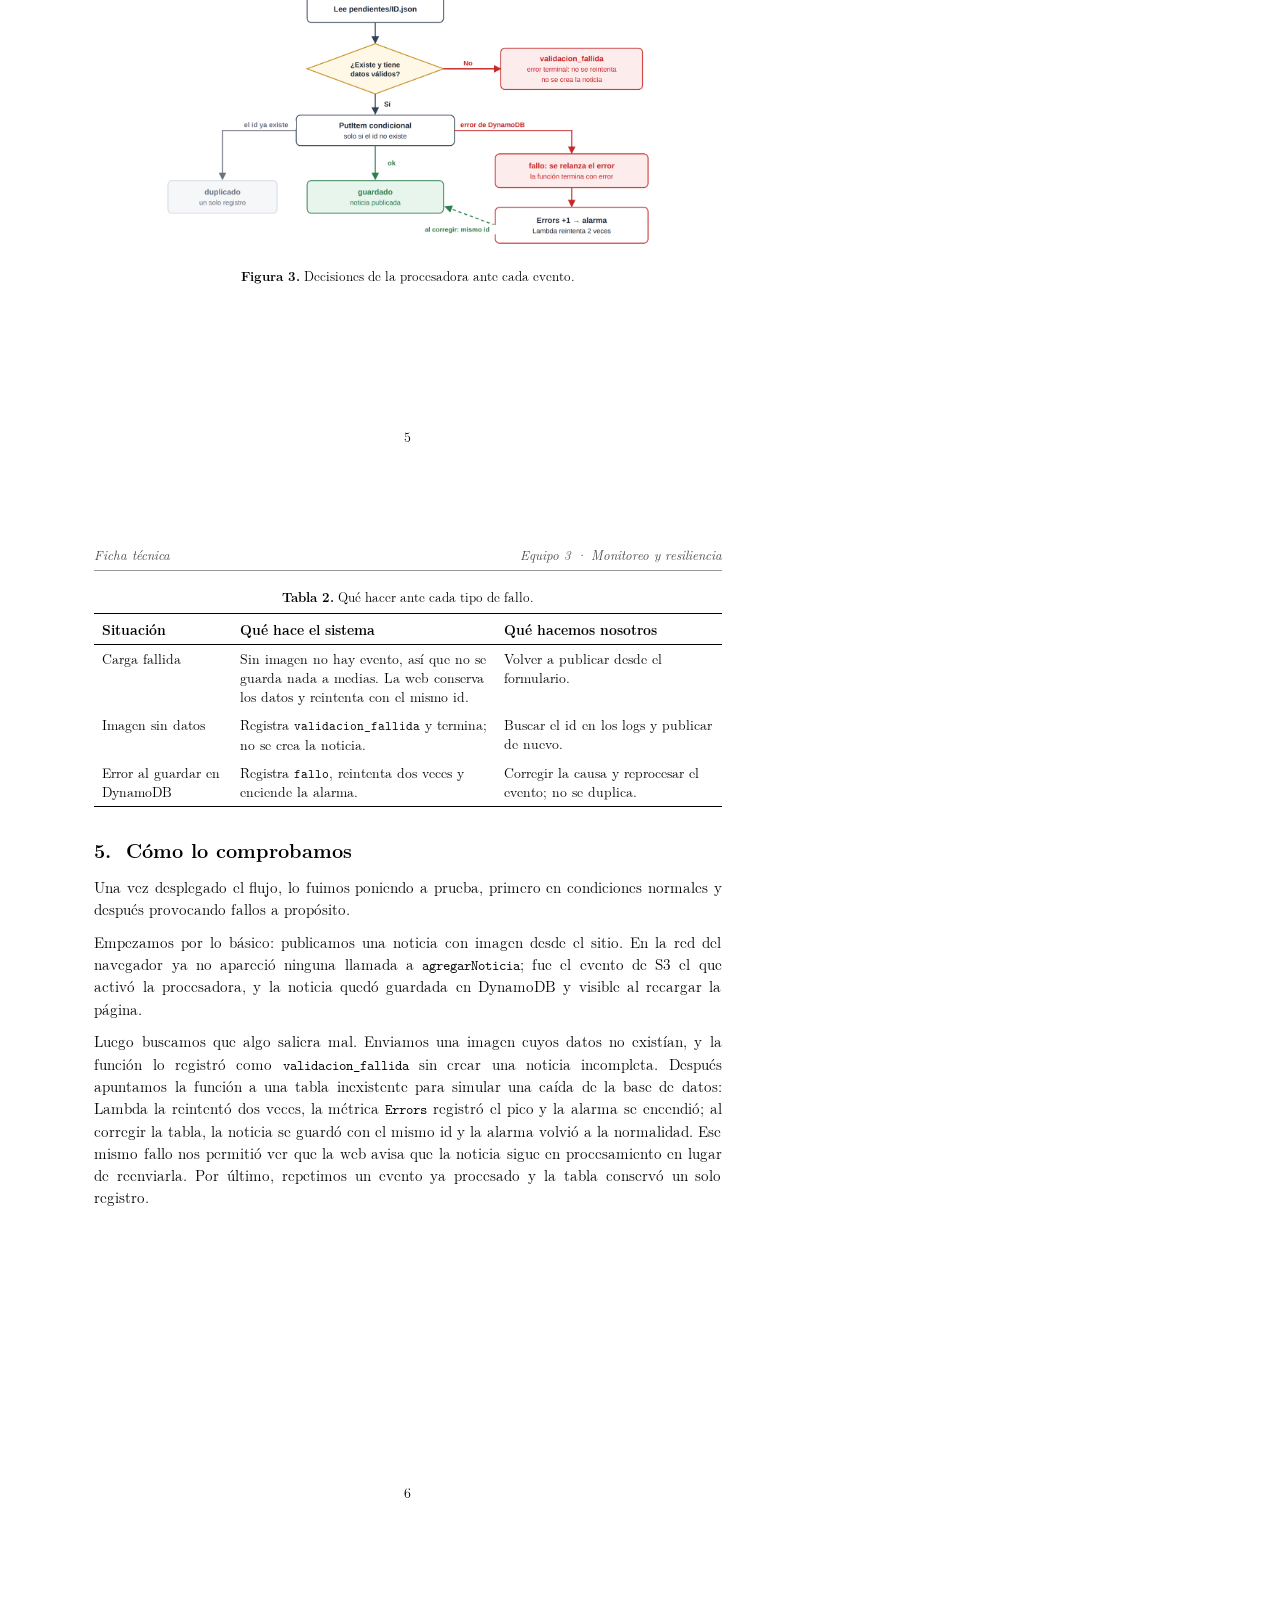
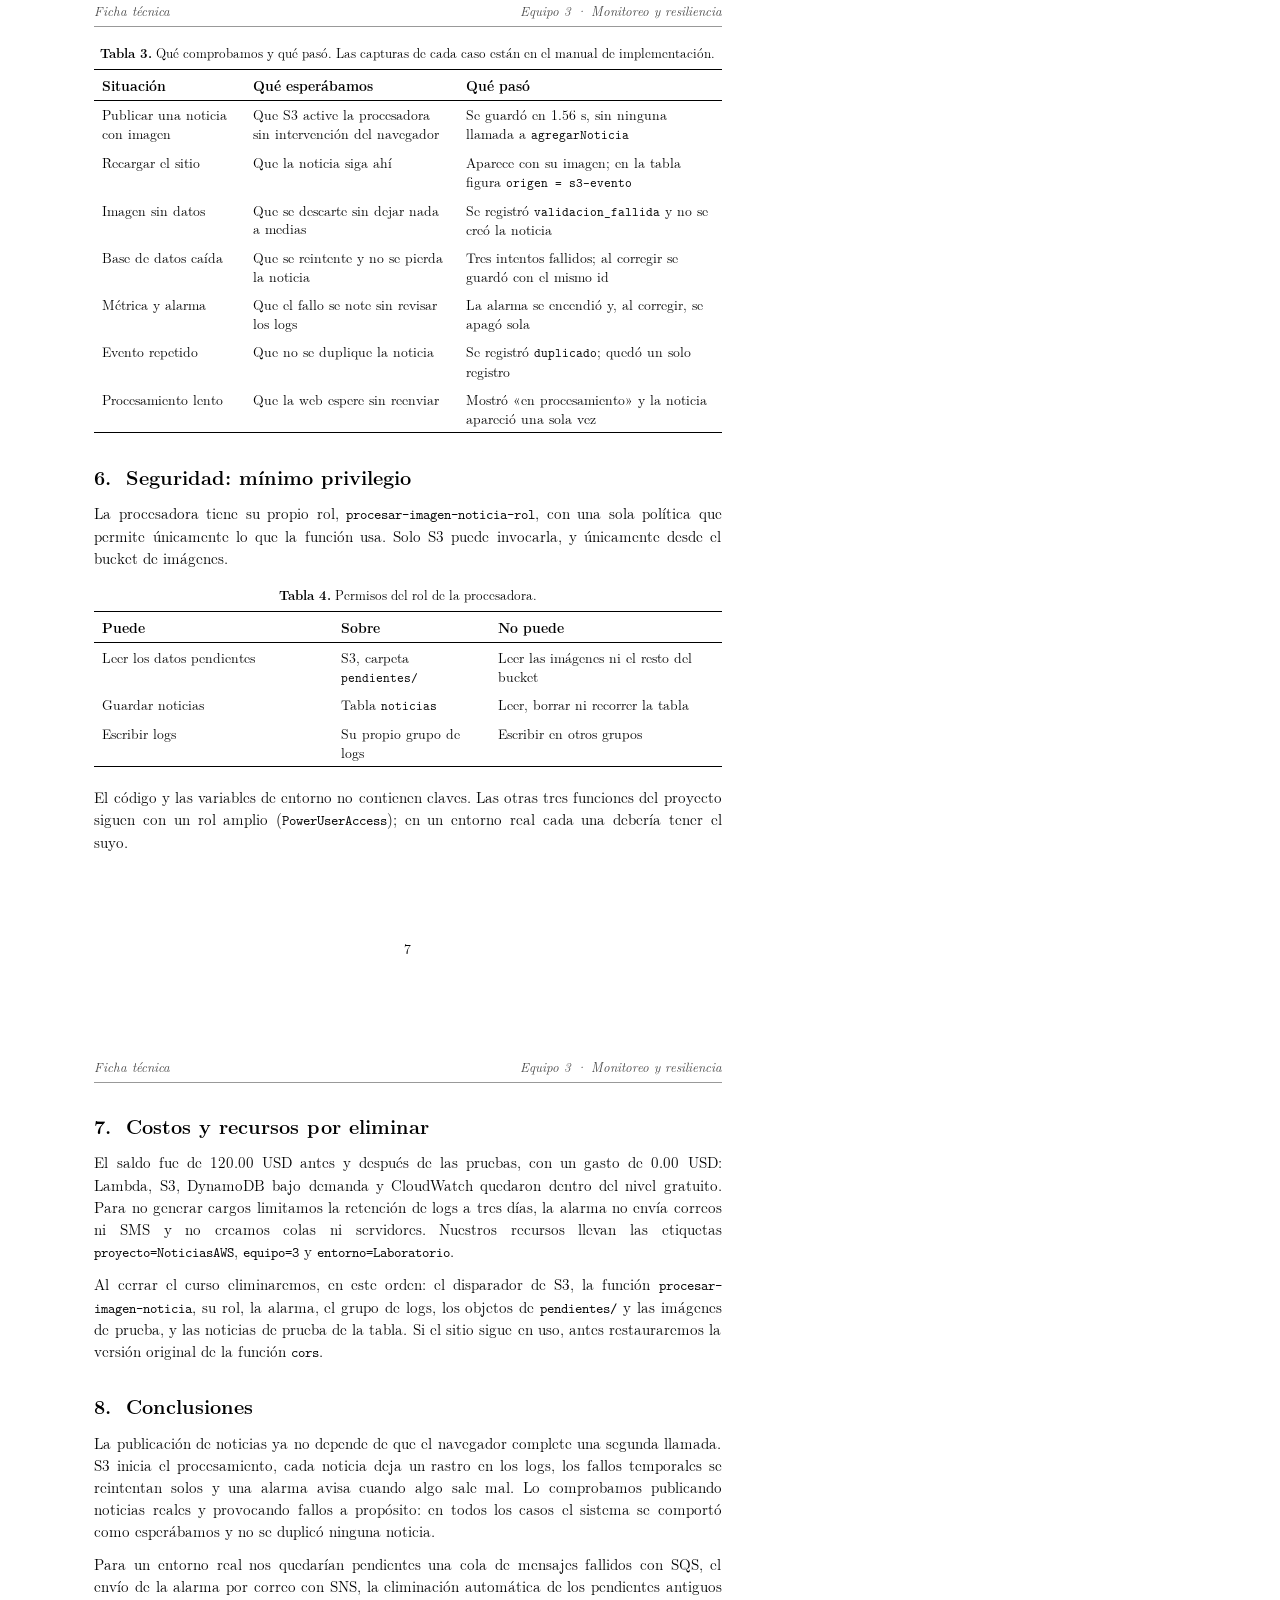
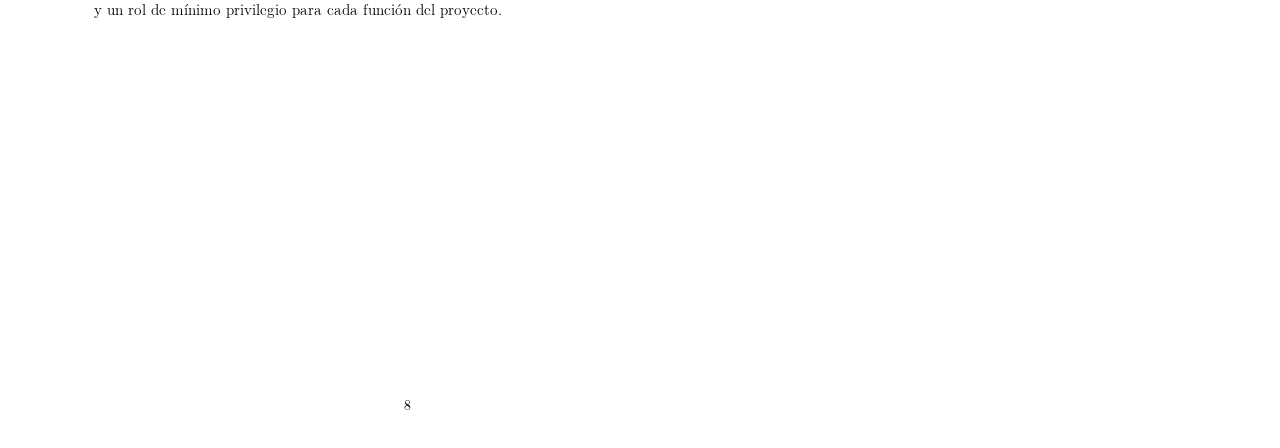
<file: documentacion/fuentes/docs/ficha-tecnica.html>
<!doctype html>
<html lang="es">
<head>
<meta charset="utf-8">
<title>Ficha técnica — Equipo 3: Monitoreo y resiliencia</title>
<link rel="stylesheet" href="documento.css">
<script src="documento.js"></script>
<script src="paged.polyfill.js"></script>
</head>
<body>

<div class="portada">
  <img class="logo" src="logo.jpeg" alt="Logo de la Universidad de la Sierra Sur">
  <div class="institucion">Universidad de la Sierra Sur</div>
  <div class="filete-h"></div>
  <div class="filetes-v"></div>
  <div class="centro">
    <h1 class="titulo-doc">Monitoreo y resiliencia de la Gaceta Universitaria «El Unsito» con Amazon S3, AWS Lambda y CloudWatch</h1>
    <div class="tipo">FICHA TÉCNICA</div>
    <div class="subtipo">PROYECTO INTEGRADOR · EQUIPO 3<br>TECNOLOGÍAS DE LA INFORMACIÓN I</div>
    <div class="rotulo">Presentan:</div>
    <div class="nombres">Daniel González Ruiz<br>Mayra Castellanos Pacheco<br>Gael Eduardo García Pinacho<br>Elisa Sánchez Martínez</div>
    <div class="rotulo">Docente:</div>
    <div class="nombres">M.C.C. Eliezer Alcazar Silva</div>
    <div class="lugar">Miahuatlán de Porfirio Díaz, Oaxaca.<br>Octubre de 2026</div>
  </div>
</div>

<main>
  <span class="nombre-doc">Ficha técnica</span>

  <table class="datos">
    <tr><th>Proyecto</th><td>Gaceta Universitaria «El Unsito» en Amazon Web Services</td></tr>
    <tr><th>Nuestro tema</th><td>Monitoreo y resiliencia: evento de S3 → Lambda, logs, métrica y alarma</td></tr>
    <tr><th>Región</th><td>us-east-2 (Ohio)</td></tr>
    <tr><th>Servicios</th><td>Amazon S3, AWS Lambda (Node.js 24.x), Amazon DynamoDB, Amazon CloudWatch, AWS IAM</td></tr>
    <tr><th>Recurso nuevo</th><td>Función <code>procesar-imagen-noticia</code>, su rol y la alarma <code>gaceta-procesadora-errores</code></td></tr>
    <tr><th>Verificación</th><td>Funcionamiento normal y fallos provocados, todos con el resultado esperado</td></tr>
    <tr><th>Costo</th><td>0.00 USD, dentro del nivel gratuito</td></tr>
  </table>

  <h2>Problema y objetivo</h2>
  <p>La gaceta ya permitía publicar noticias con imagen, pero el navegador coordinaba todo el proceso: primero subía la imagen a Amazon S3 y después llamaba a la función <code>agregarNoticia</code> para guardar la noticia en DynamoDB. Si la segunda llamada fallaba, la imagen quedaba almacenada sin noticia y no existía ningún registro, métrica ni aviso del error.</p>
  <p>El objetivo fue que la nube procese la publicación por sí misma en cuanto llega la imagen, y que cualquier fallo quede registrado, se reintente cuando tenga sentido y genere una alerta. En concreto, nos propusimos:</p>
  <ul>
    <li>Conectar el evento de carga de S3 con una función Lambda y retirar la llamada que hacía el navegador después de subir la imagen.</li>
    <li>Registrar logs útiles de esa función sin incluir secretos.</li>
    <li>Definir una señal observable —la métrica de errores— con una alarma.</li>
    <li>Documentar qué ocurre ante una carga fallida, una imagen sin datos y un error al guardar.</li>
  </ul>
  <p>Trabajamos sobre el bucket y la tabla que comparte todo el grupo, sin modificar su estructura. Las noticias sin imagen siguen usando la función <code>agregarNoticia</code>, porque no generan un evento de S3. La cola de mensajes fallidos con SQS, propuesta como ampliación opcional, no la implementamos.</p>

  <h2>Arquitectura</h2>
  <p>El cambio principal es quién inicia el guardado. Antes lo hacía el navegador con una segunda llamada; ahora lo hace S3, que avisa a una función nueva en cuanto termina de recibir la imagen (figura 1).</p>
  <figure class="diagrama">
    <img src="../docimg/arquitectura.png" alt="Arquitectura antes y después">
    <figcaption>Arquitectura antes y después de la integración. La flecha roja es el evento de S3 que ahora inicia el procesamiento.</figcaption>
  </figure>
  <p>La web envía primero los datos de la noticia. La función <code>cors</code> los guarda como «pendiente» y devuelve un permiso temporal para subir la imagen. Al llegar la imagen, S3 invoca a <code>procesar-imagen-noticia</code>, que lee el pendiente, lo valida y guarda la noticia. Mientras tanto, la web pregunta cada dos segundos si la noticia ya está publicada (figura 2).</p>
  <figure class="diagrama">
    <img src="../docimg/secuencia.png" alt="Diagrama de secuencia">
    <figcaption>Secuencia de una publicación con imagen. El tramo naranja es asíncrono: si falla, Lambda lo reintenta.</figcaption>
  </figure>
  <table class="tabla">
    <caption>Recursos que intervienen en el flujo.</caption>
    <thead><tr><th>Recurso</th><th>Nombre</th><th>Función</th></tr></thead>
    <tbody>
      <tr><td>Bucket S3</td><td><code>mis-noticias-daniel-imagenes-906-2026</code></td><td>Privado. Guarda las imágenes y los pendientes</td></tr>
      <tr><td>Tabla DynamoDB</td><td><code>noticias</code></td><td>Noticias publicadas (clave <code>id</code>)</td></tr>
      <tr><td>Lambda</td><td><code>cors</code></td><td>Guarda el pendiente y firma la subida</td></tr>
      <tr><td>Lambda (nueva)</td><td><code>procesar-imagen-noticia</code></td><td>Procesa el evento de S3 y guarda la noticia</td></tr>
      <tr><td>Lambda</td><td><code>obtenerNoticias</code></td><td>Lista noticias y consulta el estado por id</td></tr>
      <tr><td>CloudWatch</td><td><code>gaceta-procesadora-errores</code></td><td>Alarma sobre los errores de la procesadora</td></tr>
    </tbody>
  </table>

  <h2>Monitoreo</h2>
  <p>Elegimos la métrica <code>Errors</code>, que Lambda publica en CloudWatch sin configuración adicional. La alarma <code>gaceta-procesadora-errores</code> pasa a estado de alarma cuando hay al menos un error en un minuto. Además, la procesadora escribe una línea de log por etapa (<code>inicio</code>, <code>validado</code>, <code>guardado</code>, <code>duplicado</code>, <code>fallo</code>) con el identificador de la noticia, lo que permite rastrear cualquier publicación. Los logs no incluyen firmas de URL ni el texto de la noticia, y se conservan tres días.</p>

  <h2>Manejo de fallos</h2>
  <p>No todos los errores se tratan igual. Los que no se arreglan con reintentos terminan sin error y se registran; los que pueden ser temporales, como un fallo de la base de datos, se relanzan para que Lambda los reintente y la alarma se active (figura 3).</p>
  <figure class="diagrama w80">
    <img src="../docimg/errores.png" alt="Diagrama de manejo de errores">
    <figcaption>Decisiones de la procesadora ante cada evento.</figcaption>
  </figure>
  <table class="tabla">
    <caption>Qué hacer ante cada tipo de fallo.</caption>
    <thead><tr><th style="width:22%">Situación</th><th style="width:42%">Qué hace el sistema</th><th>Qué hacemos nosotros</th></tr></thead>
    <tbody>
      <tr><td>Carga fallida</td><td>Sin imagen no hay evento, así que no se guarda nada a medias. La web conserva los datos y reintenta con el mismo id.</td><td>Volver a publicar desde el formulario.</td></tr>
      <tr><td>Imagen sin datos</td><td>Registra <code>validacion_fallida</code> y termina; no se crea la noticia.</td><td>Buscar el id en los logs y publicar de nuevo.</td></tr>
      <tr><td>Error al guardar en DynamoDB</td><td>Registra <code>fallo</code>, reintenta dos veces y enciende la alarma.</td><td>Corregir la causa y reprocesar el evento; no se duplica.</td></tr>
    </tbody>
  </table>

  <h2>Cómo lo comprobamos</h2>
  <p>Una vez desplegado el flujo, lo fuimos poniendo a prueba, primero en condiciones normales y después provocando fallos a propósito.</p>
  <p>Empezamos por lo básico: publicamos una noticia con imagen desde el sitio. En la red del navegador ya no apareció ninguna llamada a <code>agregarNoticia</code>; fue el evento de S3 el que activó la procesadora, y la noticia quedó guardada en DynamoDB y visible al recargar la página.</p>
  <p>Luego buscamos que algo saliera mal. Enviamos una imagen cuyos datos no existían, y la función lo registró como <code>validacion_fallida</code> sin crear una noticia incompleta. Después apuntamos la función a una tabla inexistente para simular una caída de la base de datos: Lambda la reintentó dos veces, la métrica <code>Errors</code> registró el pico y la alarma se encendió; al corregir la tabla, la noticia se guardó con el mismo id y la alarma volvió a la normalidad. Ese mismo fallo nos permitió ver que la web avisa que la noticia sigue en procesamiento en lugar de reenviarla. Por último, repetimos un evento ya procesado y la tabla conservó un solo registro.</p>
  <table class="tabla">
    <caption>Qué comprobamos y qué pasó. Las capturas de cada caso están en el manual de implementación.</caption>
    <thead><tr><th style="width:24%">Situación</th><th style="width:34%">Qué esperábamos</th><th>Qué pasó</th></tr></thead>
    <tbody>
      <tr><td>Publicar una noticia con imagen</td><td>Que S3 active la procesadora sin intervención del navegador</td><td>Se guardó en 1.56 s, sin ninguna llamada a <code>agregarNoticia</code></td></tr>
      <tr><td>Recargar el sitio</td><td>Que la noticia siga ahí</td><td>Aparece con su imagen; en la tabla figura <code>origen = s3-evento</code></td></tr>
      <tr><td>Imagen sin datos</td><td>Que se descarte sin dejar nada a medias</td><td>Se registró <code>validacion_fallida</code> y no se creó la noticia</td></tr>
      <tr><td>Base de datos caída</td><td>Que se reintente y no se pierda la noticia</td><td>Tres intentos fallidos; al corregir se guardó con el mismo id</td></tr>
      <tr><td>Métrica y alarma</td><td>Que el fallo se note sin revisar los logs</td><td>La alarma se encendió y, al corregir, se apagó sola</td></tr>
      <tr><td>Evento repetido</td><td>Que no se duplique la noticia</td><td>Se registró <code>duplicado</code>; quedó un solo registro</td></tr>
      <tr><td>Procesamiento lento</td><td>Que la web espere sin reenviar</td><td>Mostró «en procesamiento» y la noticia apareció una sola vez</td></tr>
    </tbody>
  </table>

  <h2>Seguridad: mínimo privilegio</h2>
  <p>La procesadora tiene su propio rol, <code>procesar-imagen-noticia-rol</code>, con una sola política que permite únicamente lo que la función usa. Solo S3 puede invocarla, y únicamente desde el bucket de imágenes.</p>
  <table class="tabla">
    <caption>Permisos del rol de la procesadora.</caption>
    <thead><tr><th style="width:38%">Puede</th><th>Sobre</th><th>No puede</th></tr></thead>
    <tbody>
      <tr><td>Leer los datos pendientes</td><td>S3, carpeta <code>pendientes/</code></td><td>Leer las imágenes ni el resto del bucket</td></tr>
      <tr><td>Guardar noticias</td><td>Tabla <code>noticias</code></td><td>Leer, borrar ni recorrer la tabla</td></tr>
      <tr><td>Escribir logs</td><td>Su propio grupo de logs</td><td>Escribir en otros grupos</td></tr>
    </tbody>
  </table>
  <p>El código y las variables de entorno no contienen claves. Las otras tres funciones del proyecto siguen con un rol amplio (<code>PowerUserAccess</code>); en un entorno real cada una debería tener el suyo.</p>

  <h2>Costos y recursos por eliminar</h2>
  <p>El saldo fue de 120.00 USD antes y después de las pruebas, con un gasto de 0.00 USD: Lambda, S3, DynamoDB bajo demanda y CloudWatch quedaron dentro del nivel gratuito. Para no generar cargos limitamos la retención de logs a tres días, la alarma no envía correos ni SMS y no creamos colas ni servidores. Nuestros recursos llevan las etiquetas <code>proyecto=NoticiasAWS</code>, <code>equipo=3</code> y <code>entorno=Laboratorio</code>.</p>
  <p>Al cerrar el curso eliminaremos, en este orden: el disparador de S3, la función <code>procesar-imagen-noticia</code>, su rol, la alarma, el grupo de logs, los objetos de <code>pendientes/</code> y las imágenes de prueba, y las noticias de prueba de la tabla. Si el sitio sigue en uso, antes restauraremos la versión original de la función <code>cors</code>.</p>

  <h2>Conclusiones</h2>
  <p>La publicación de noticias ya no depende de que el navegador complete una segunda llamada. S3 inicia el procesamiento, cada noticia deja un rastro en los logs, los fallos temporales se reintentan solos y una alarma avisa cuando algo sale mal. Lo comprobamos publicando noticias reales y provocando fallos a propósito: en todos los casos el sistema se comportó como esperábamos y no se duplicó ninguna noticia.</p>
  <p>Para un entorno real nos quedarían pendientes una cola de mensajes fallidos con SQS, el envío de la alarma por correo con SNS, la eliminación automática de los pendientes antiguos y un rol de mínimo privilegio para cada función del proyecto.</p>
</main>

</body>
</html>
</file>
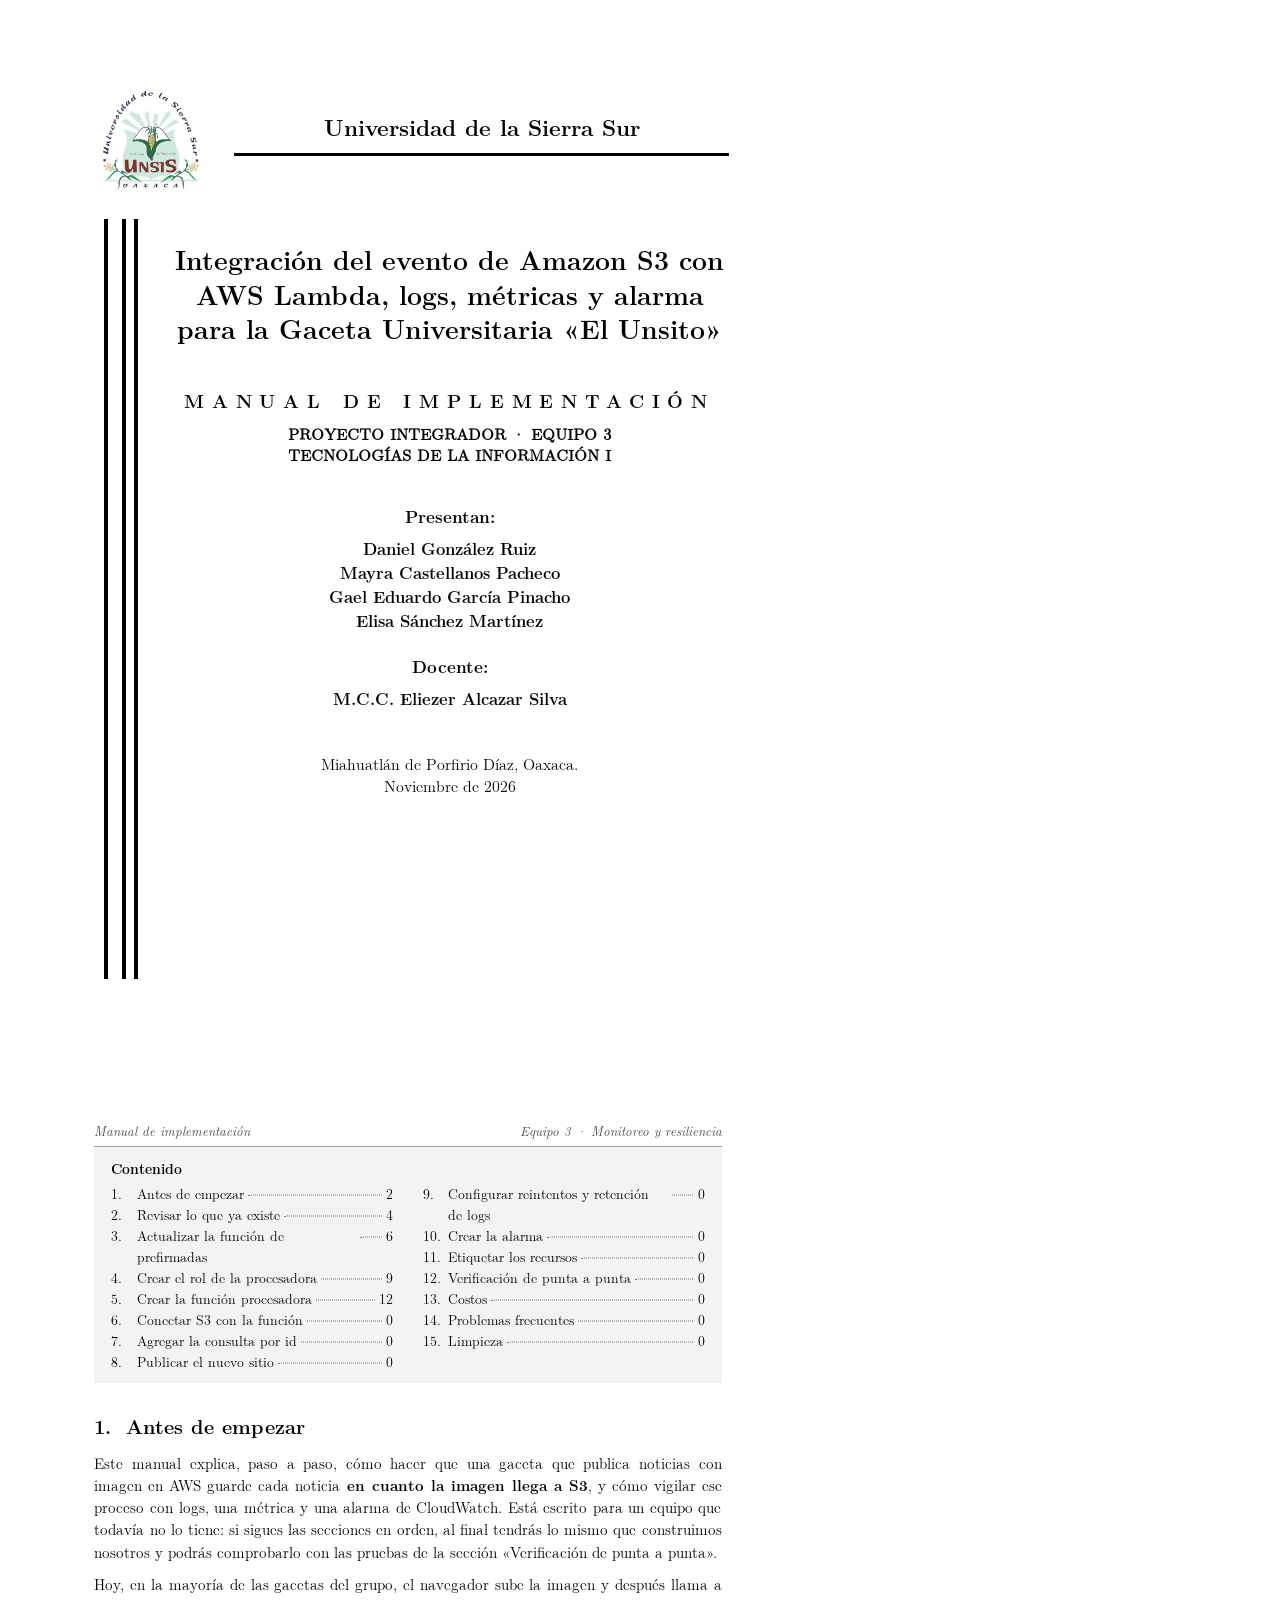
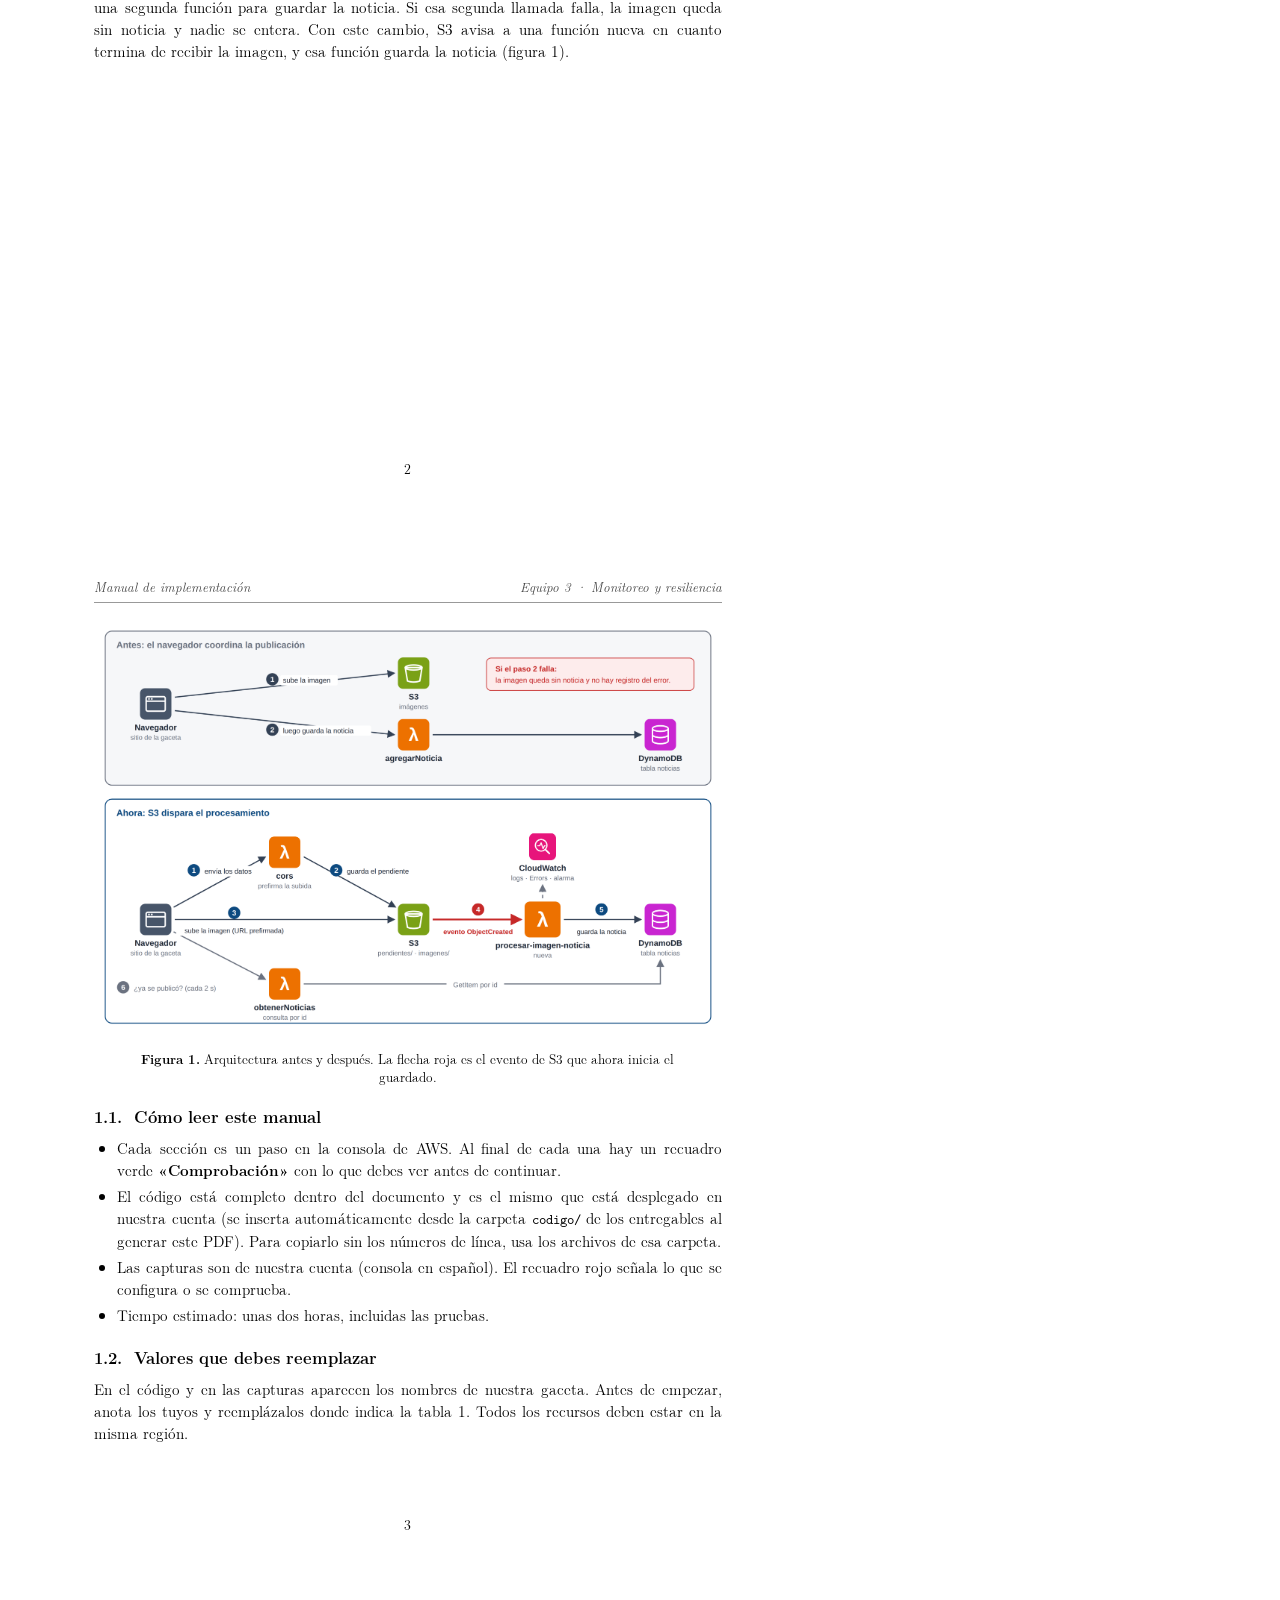
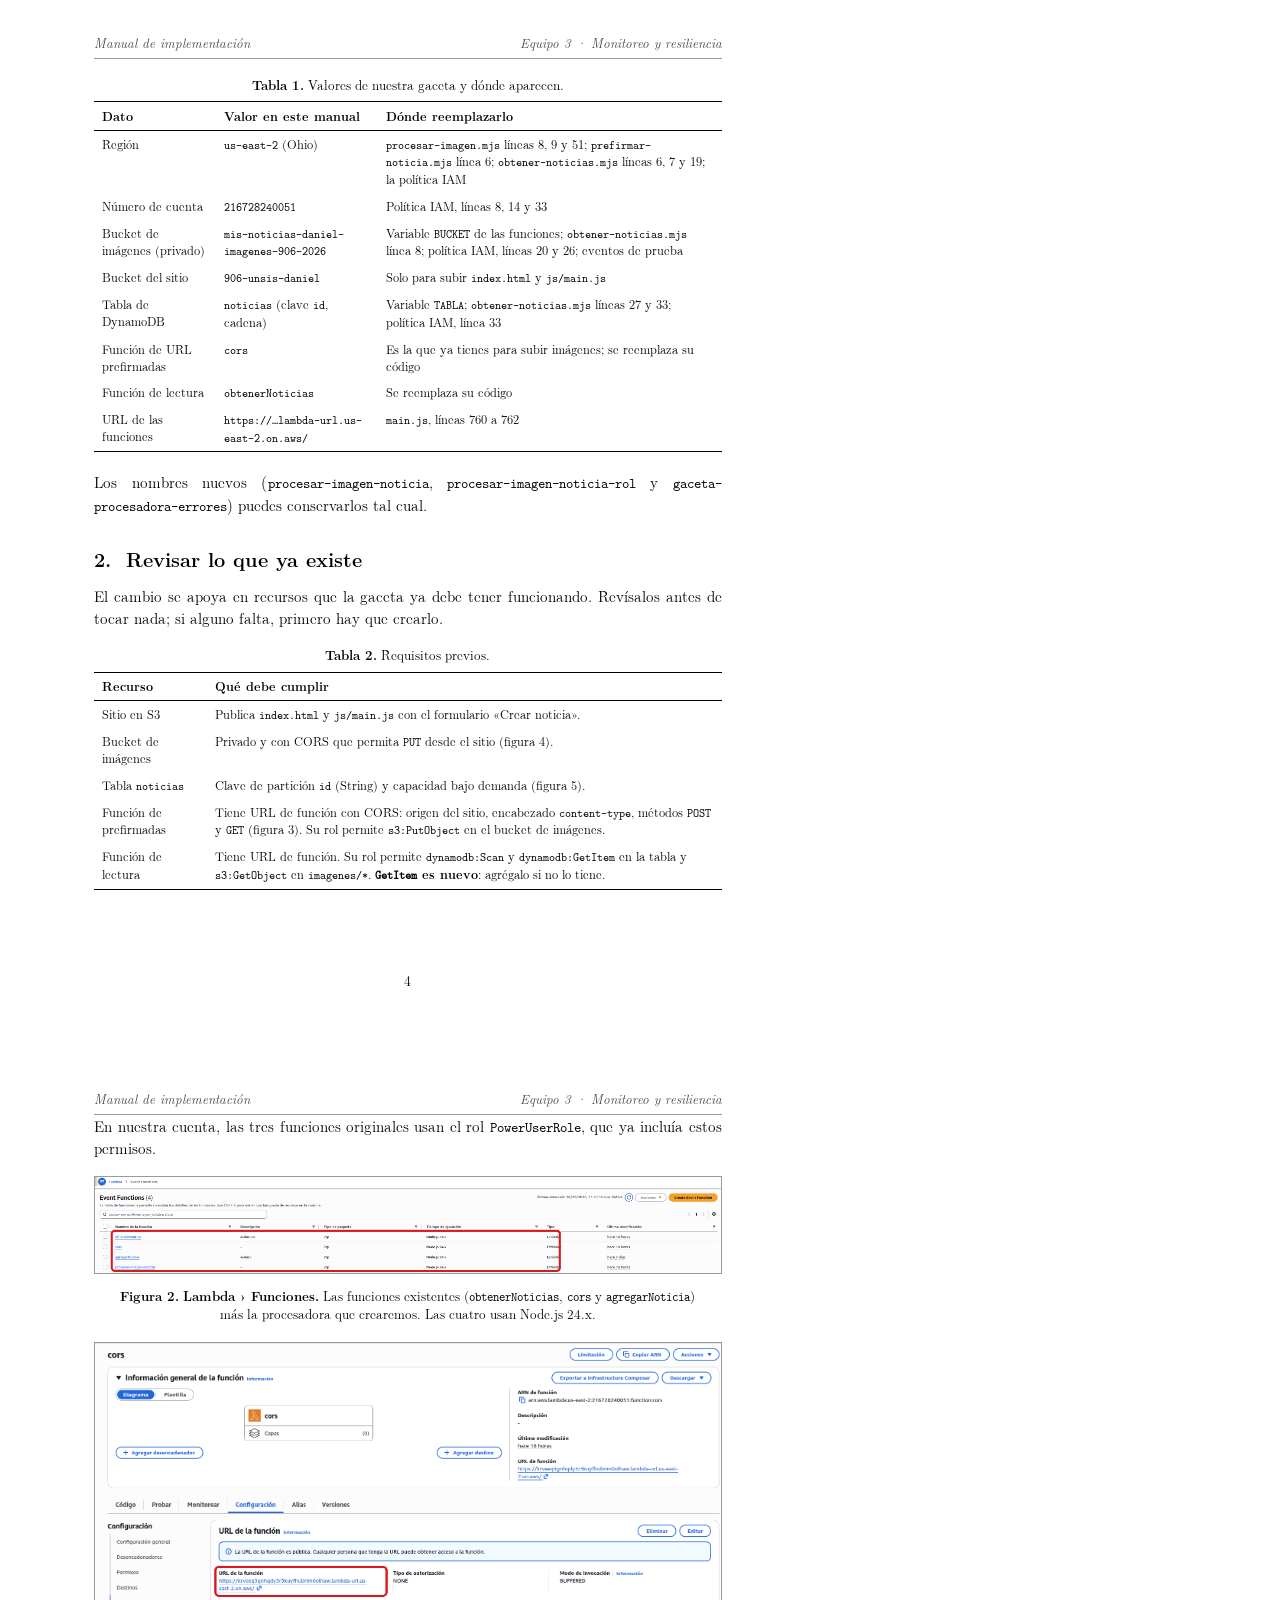
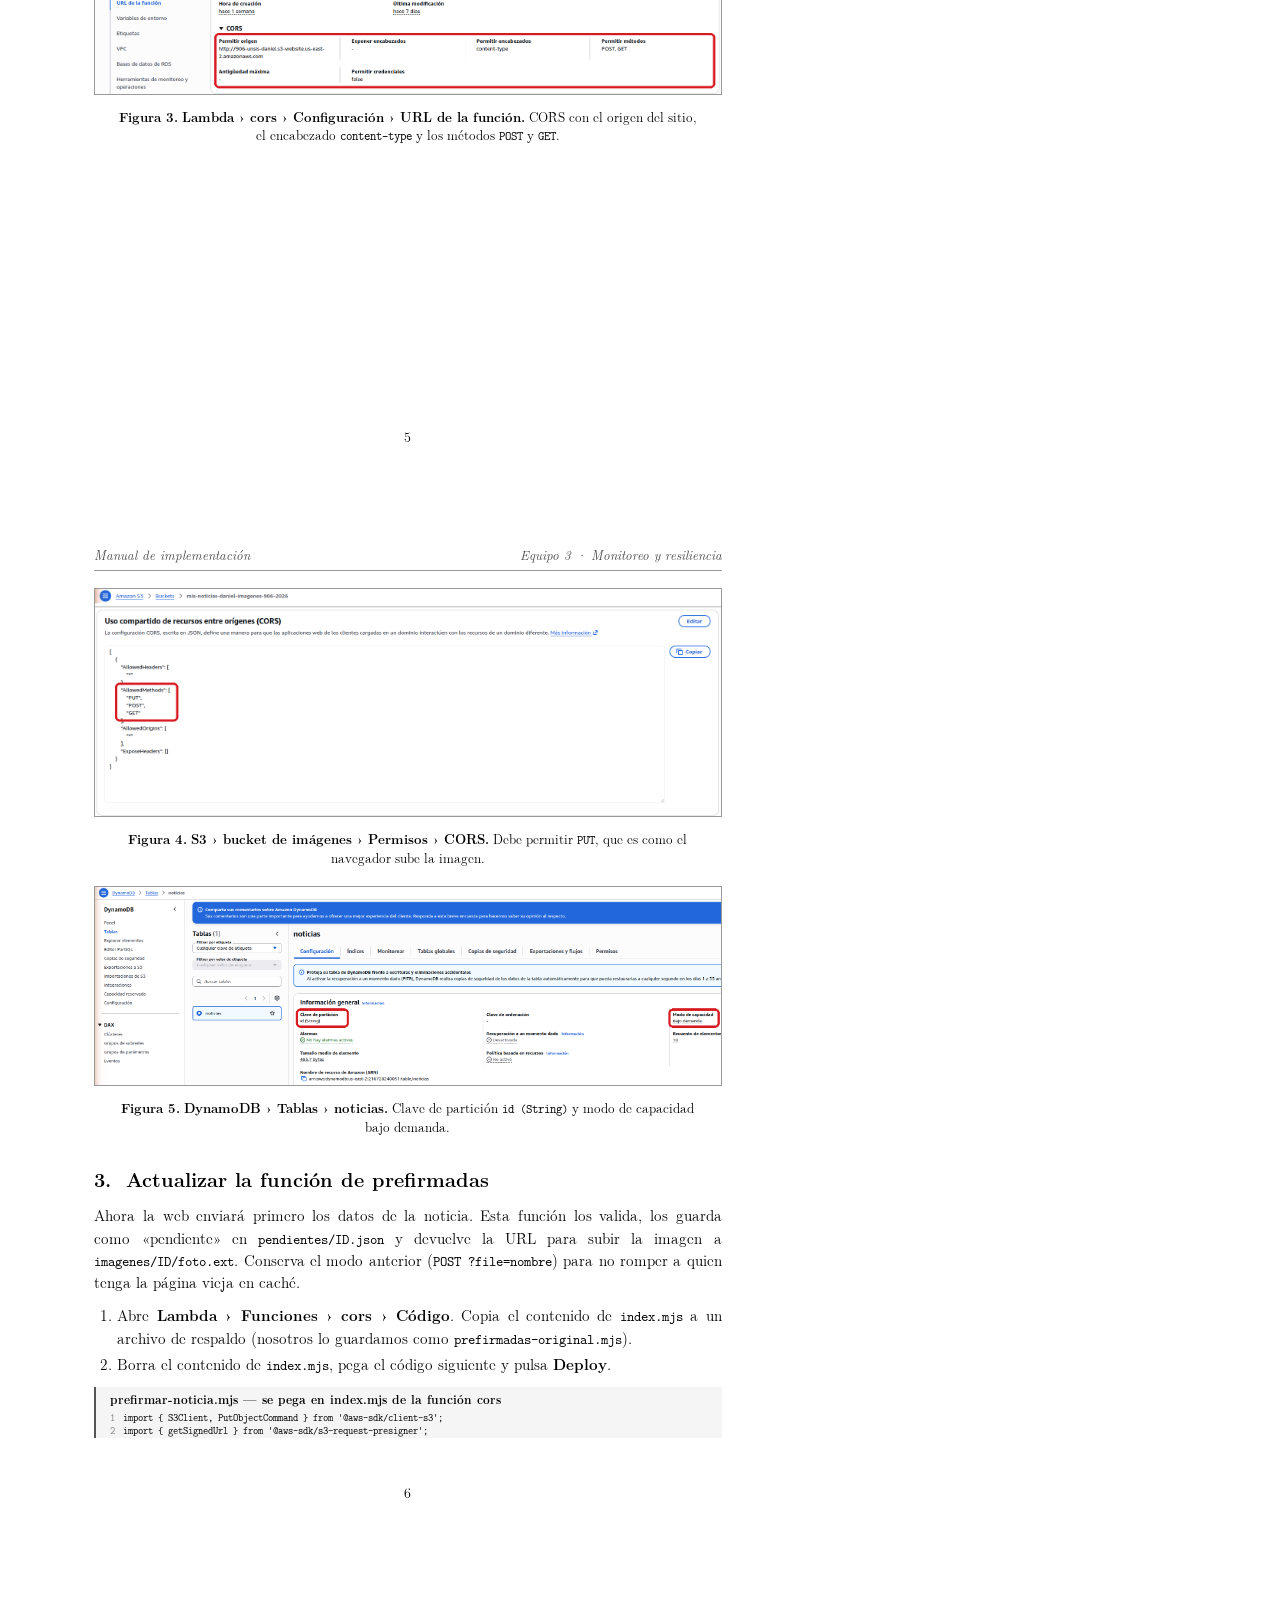
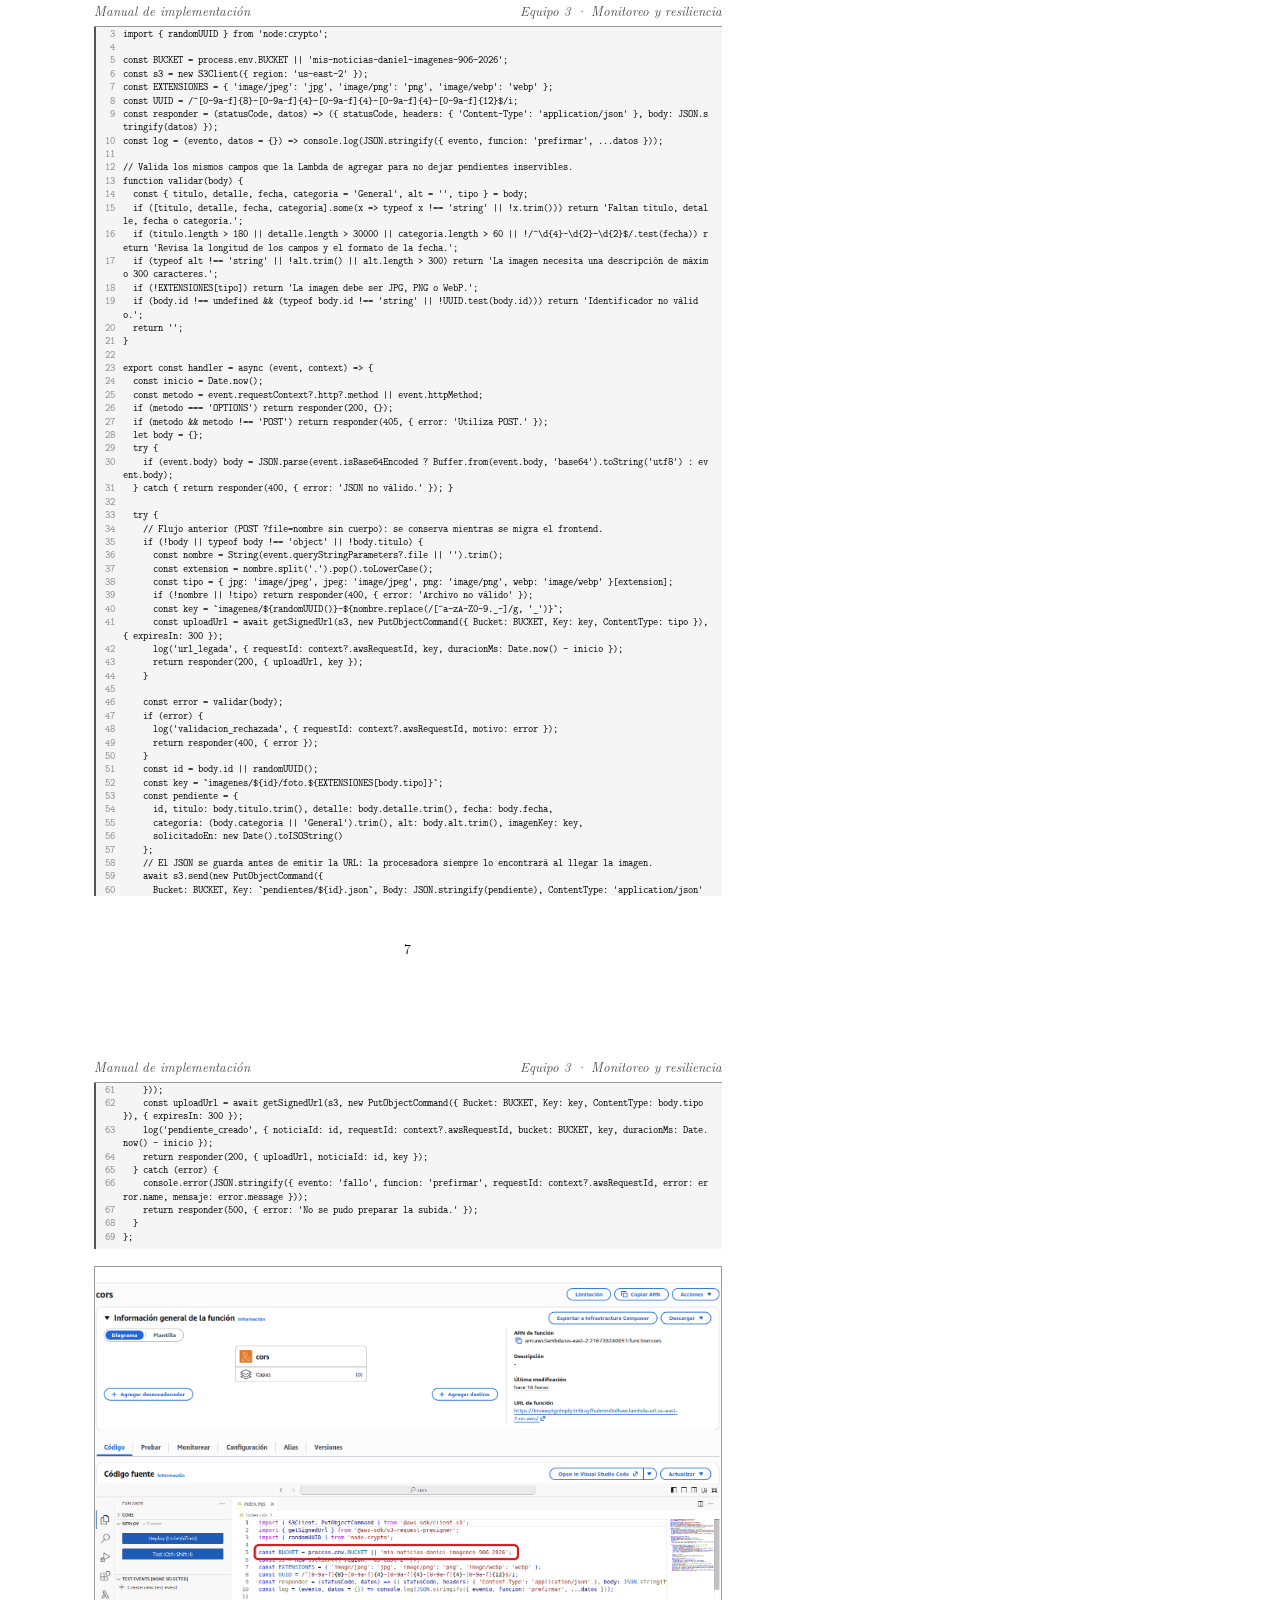
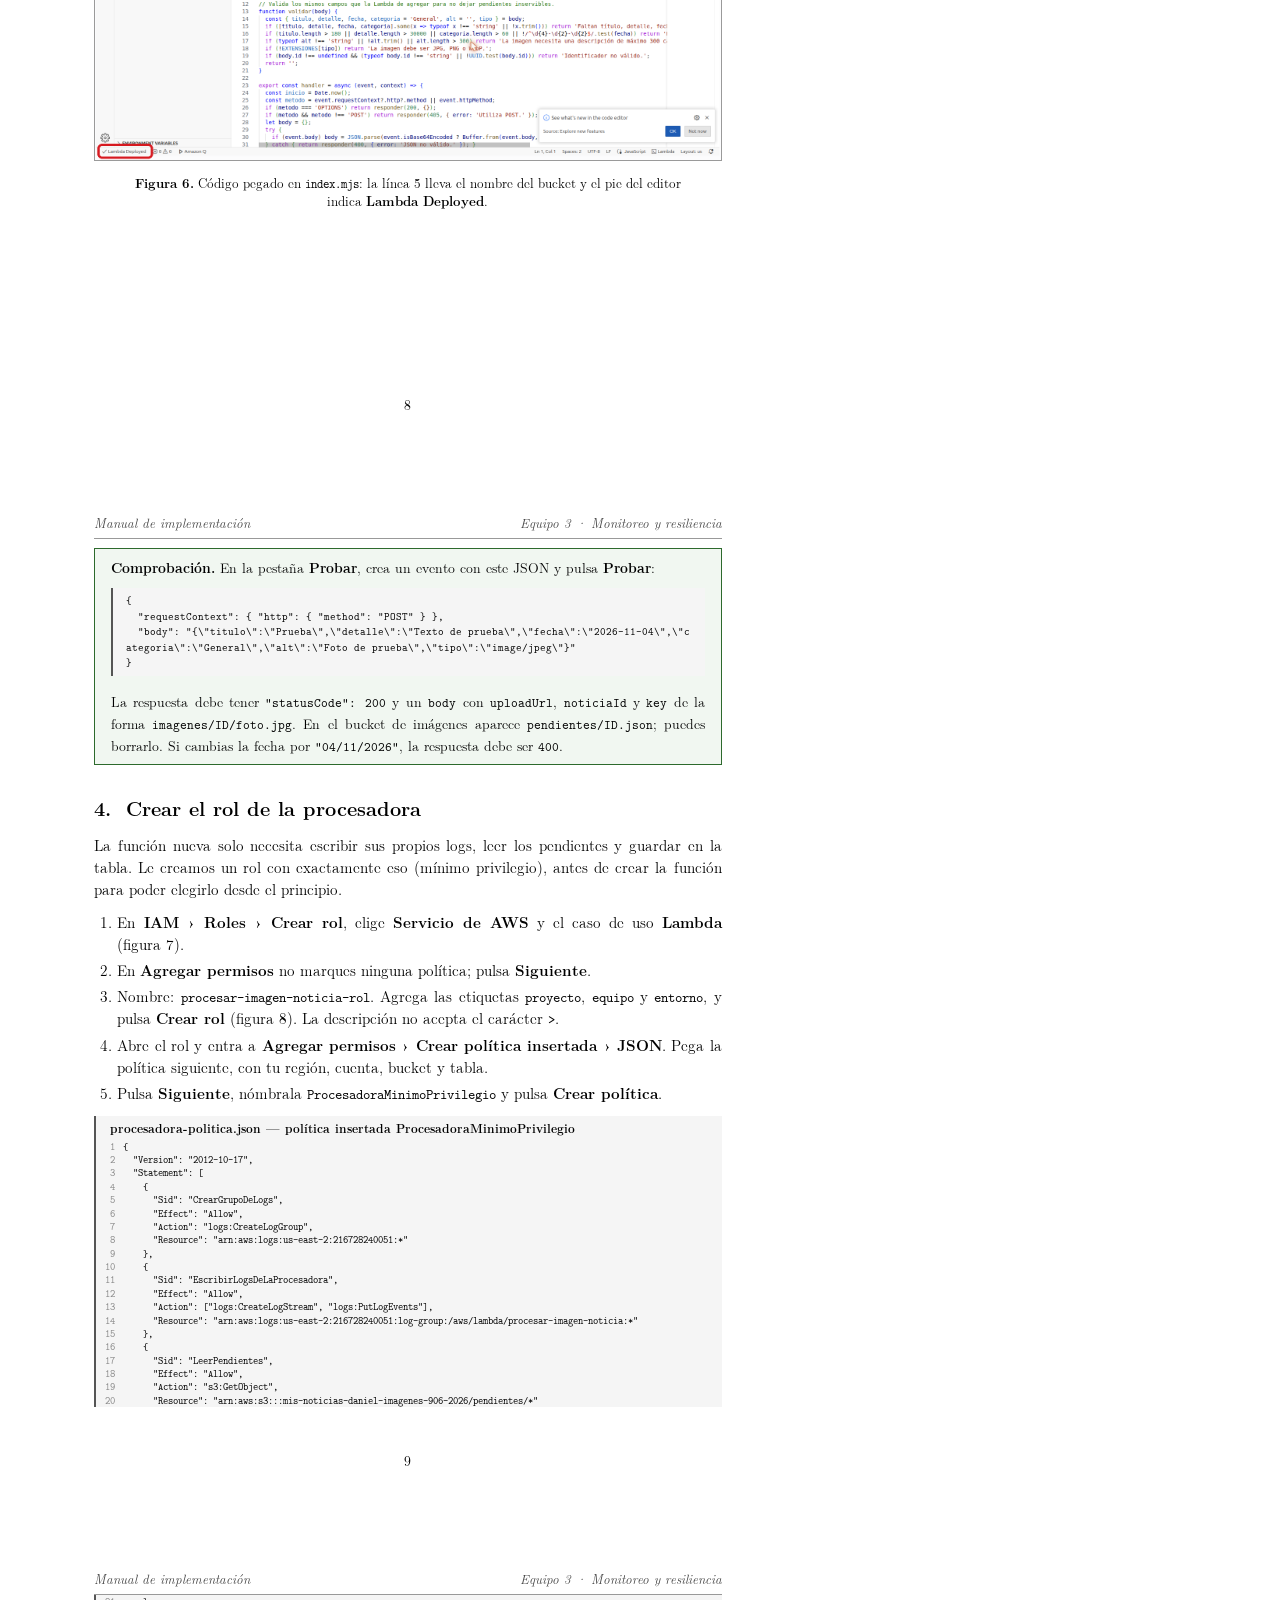
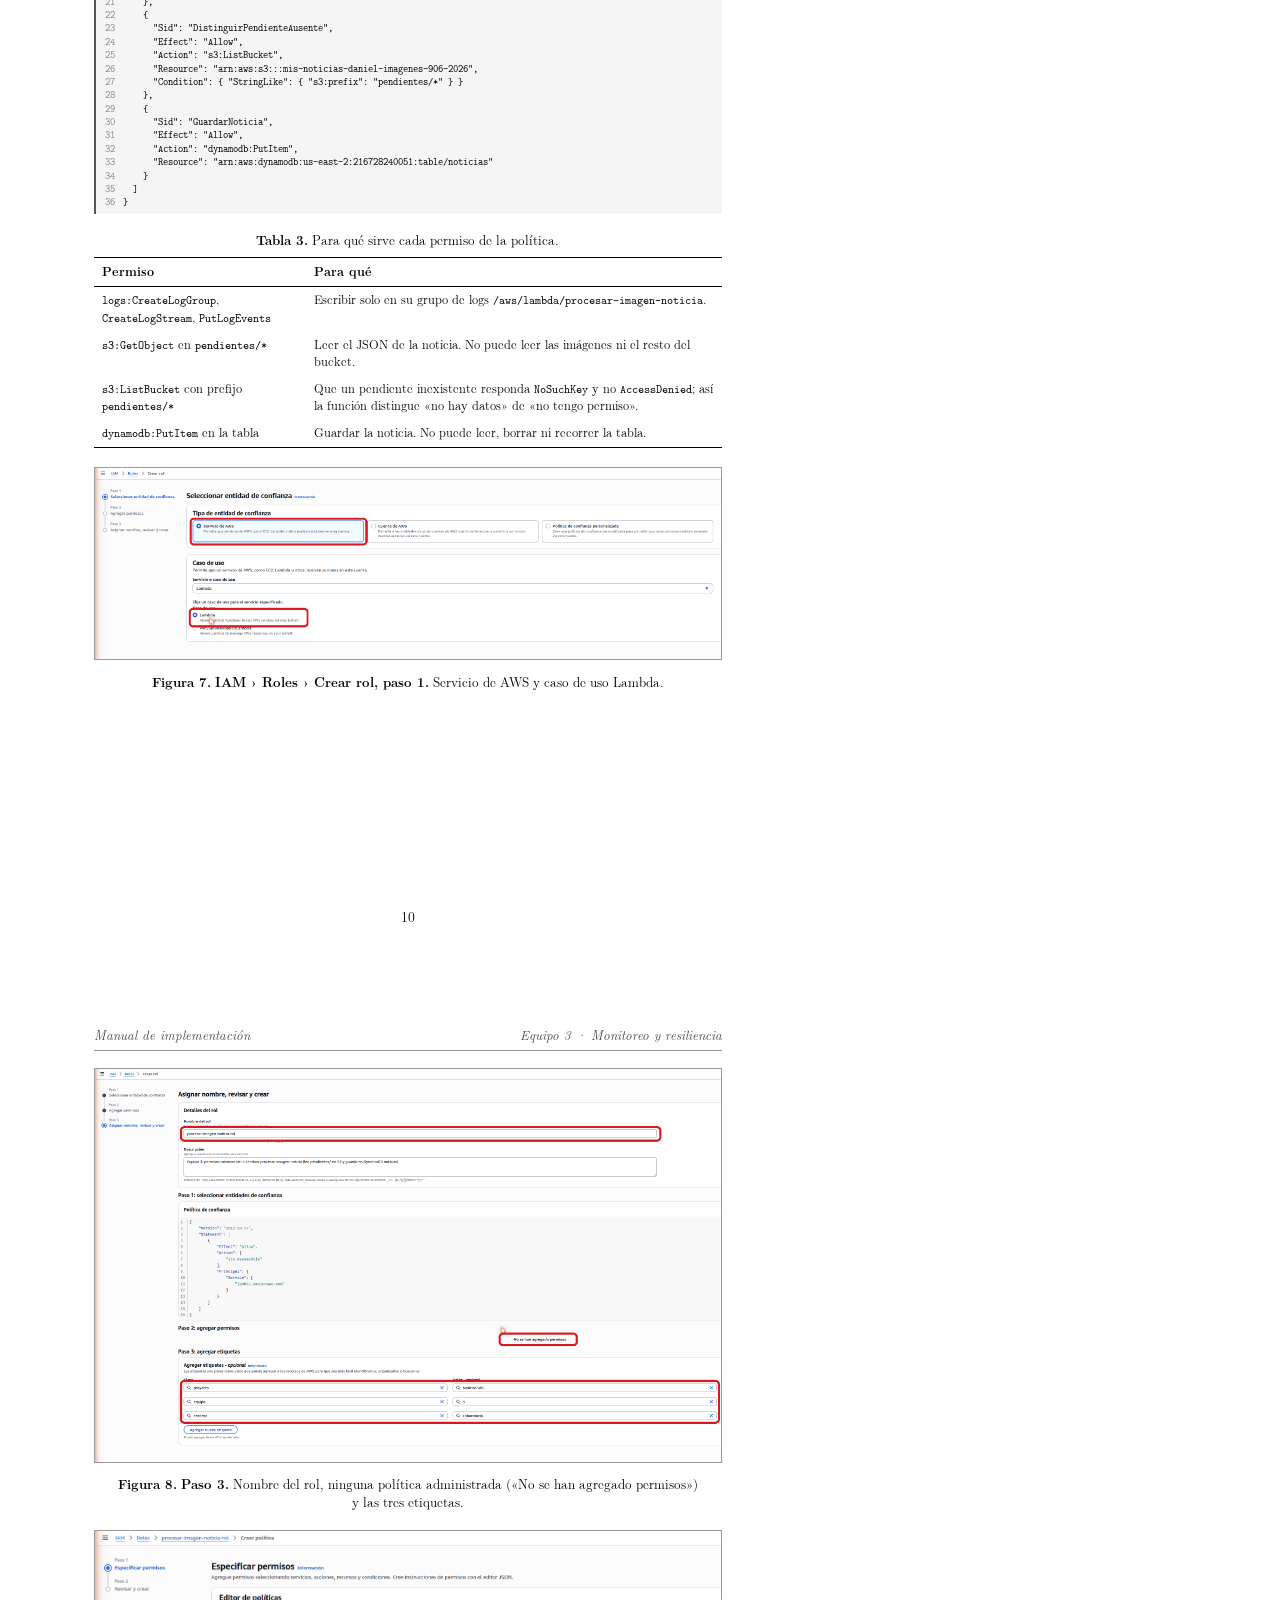
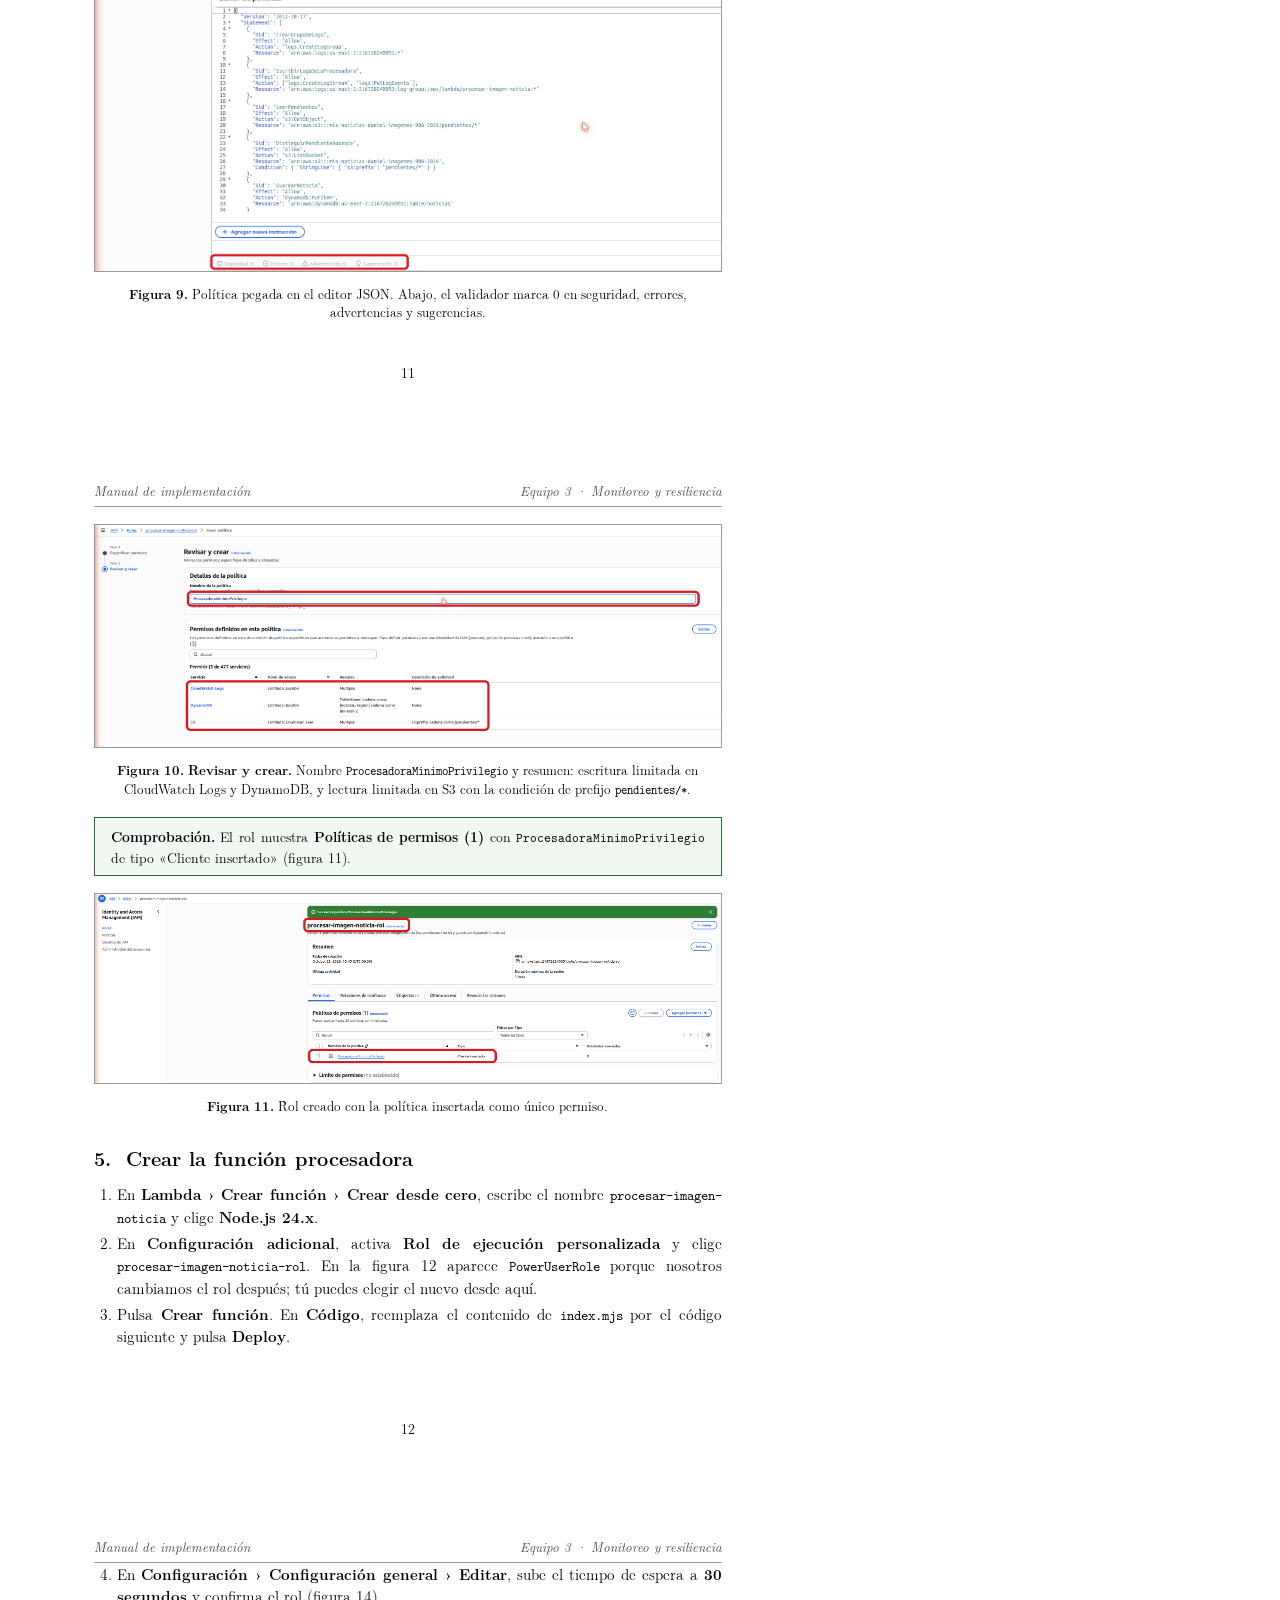
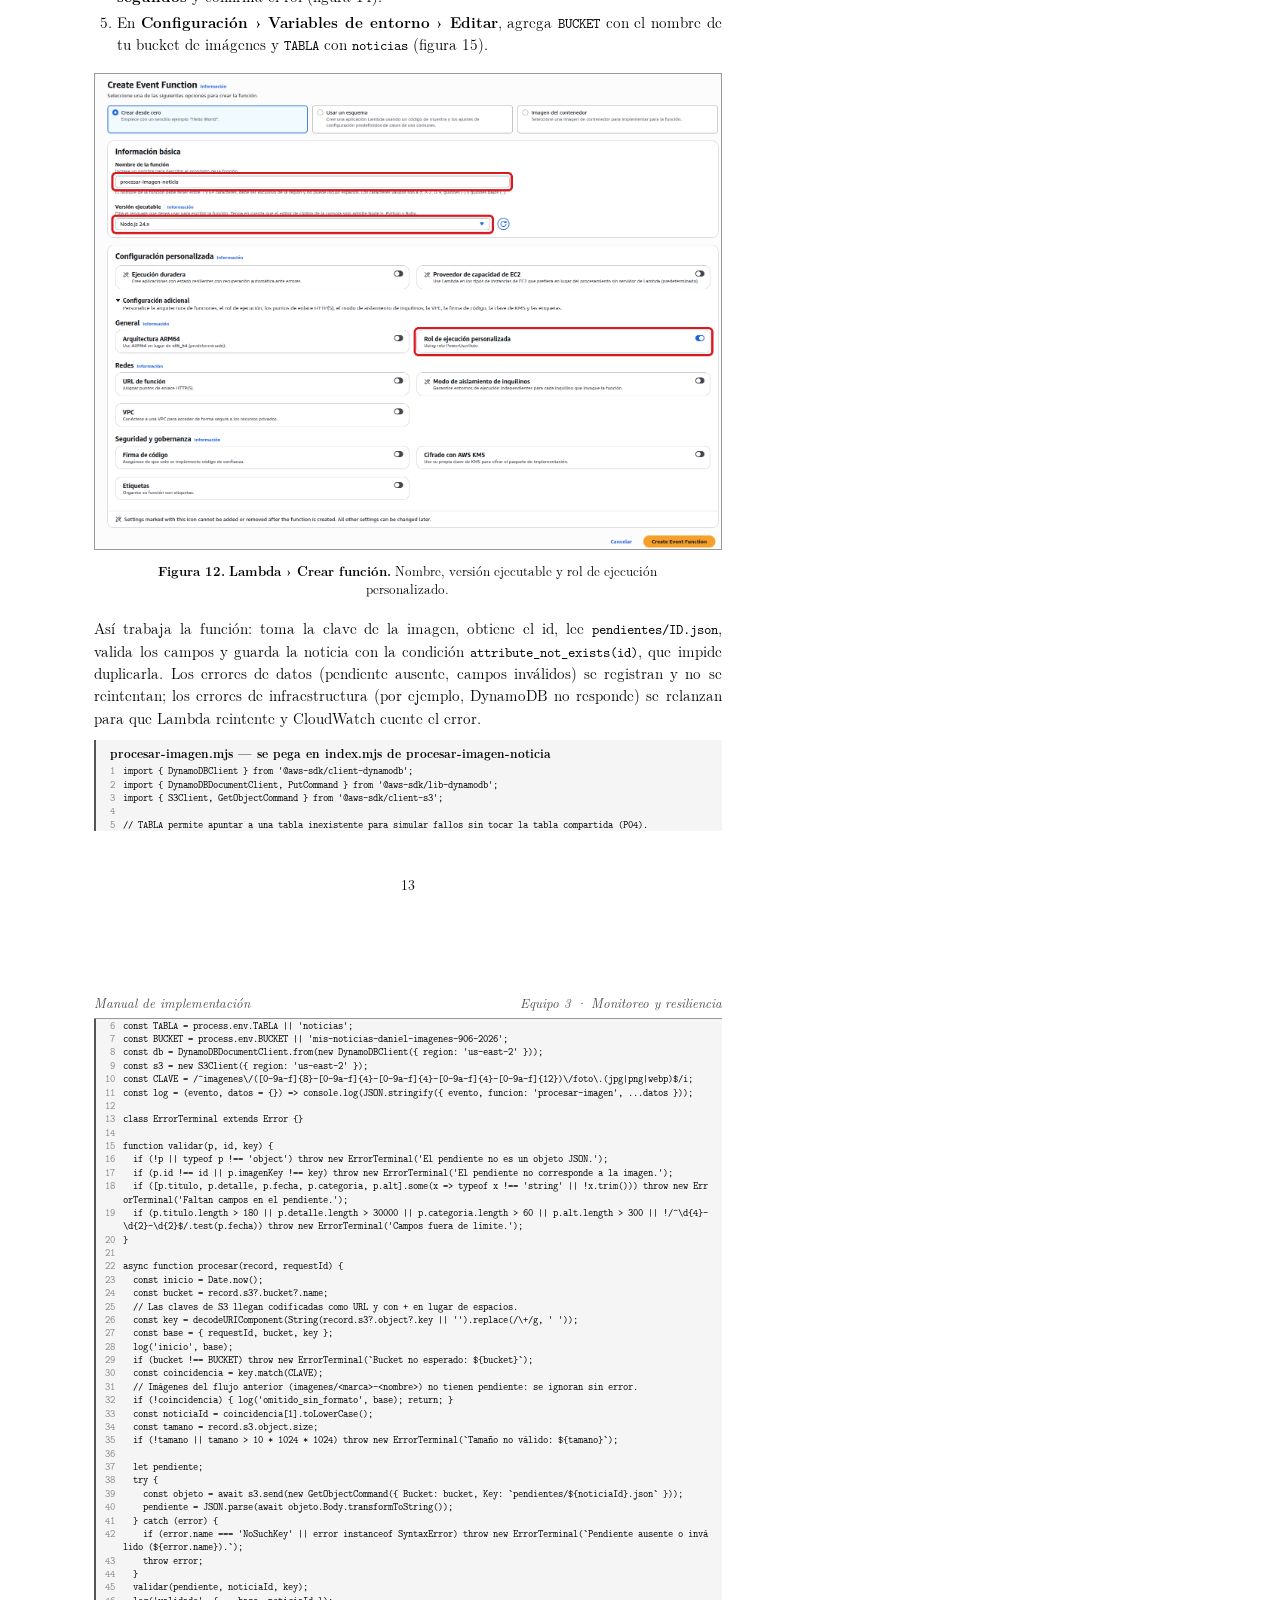
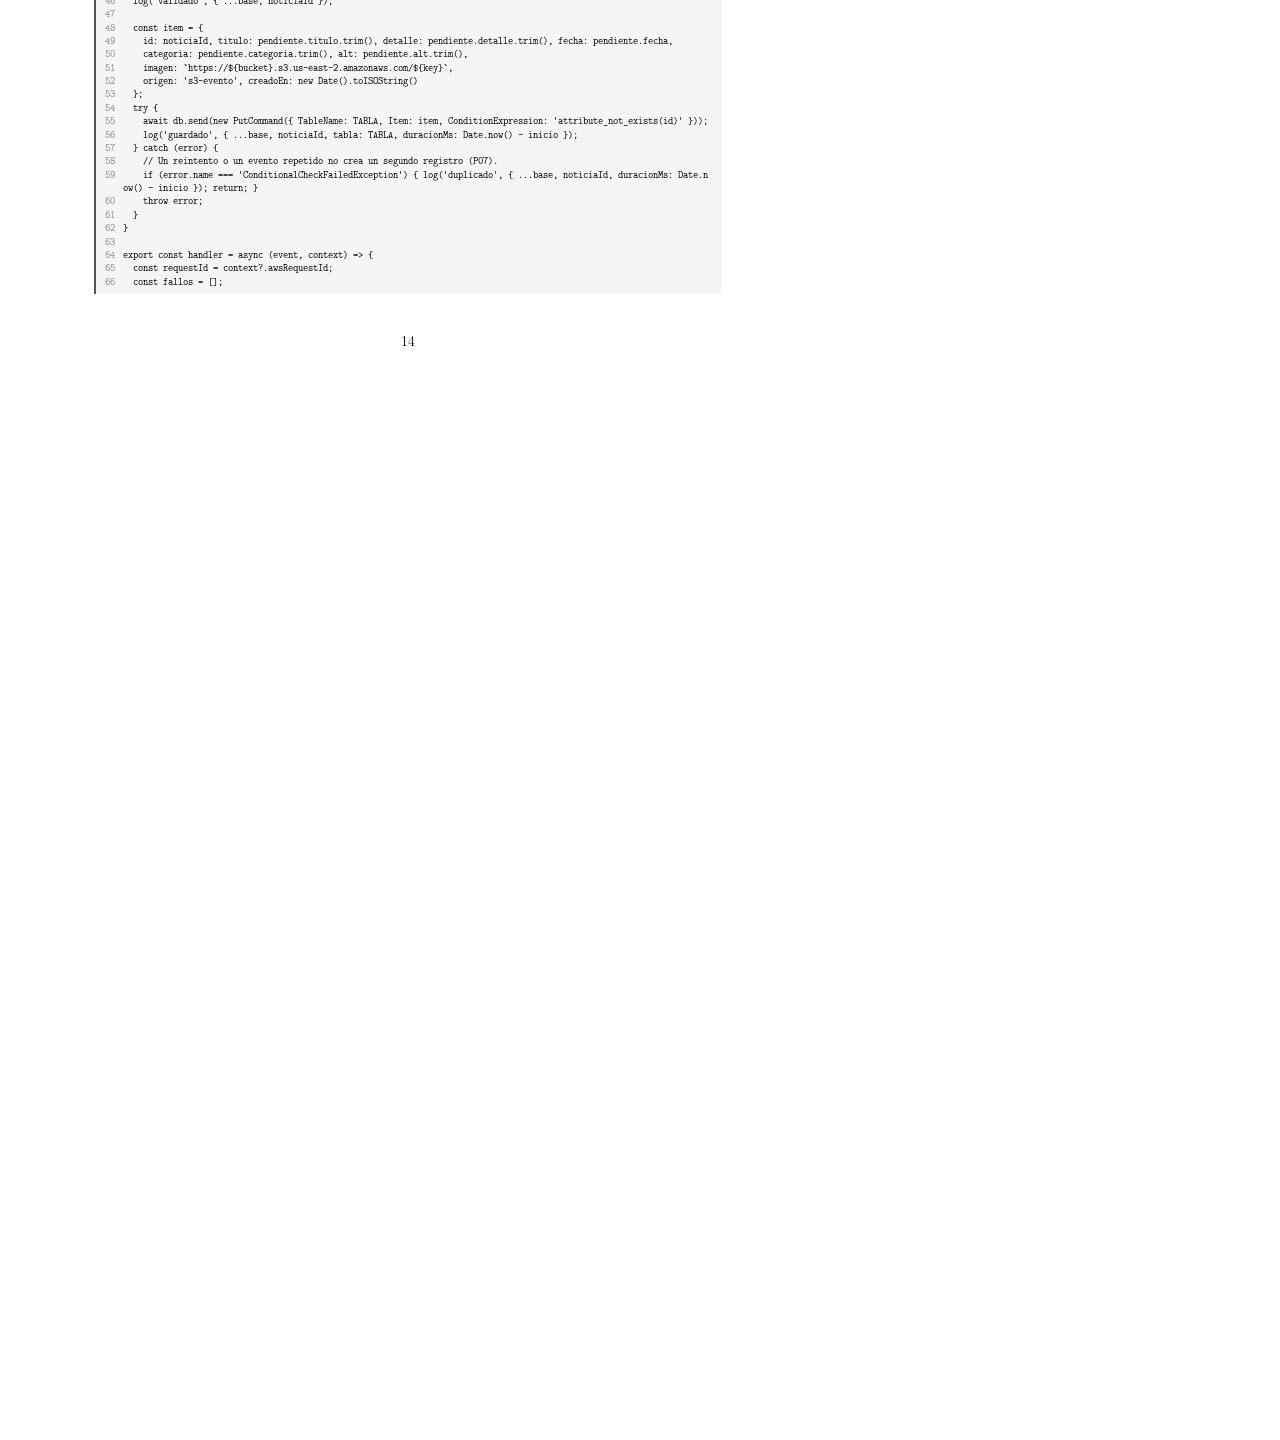
<file: documentacion/fuentes/docs/manual-implementacion.html>
<!doctype html>
<html lang="es">
<head>
<meta charset="utf-8">
<title>Manual de implementación — Equipo 3: Monitoreo y resiliencia</title>
<link rel="stylesheet" href="documento.css">
<script src="documento.js"></script>
<script src="paged.polyfill.js"></script>
</head>
<body>

<div class="portada">
  <img class="logo" src="logo.jpeg" alt="Logo de la Universidad de la Sierra Sur">
  <div class="institucion">Universidad de la Sierra Sur</div>
  <div class="filete-h"></div>
  <div class="filetes-v"></div>
  <div class="centro">
    <h1 class="titulo-doc">Integración del evento de Amazon S3 con AWS Lambda, logs, métricas y alarma para la Gaceta Universitaria «El Unsito»</h1>
    <div class="tipo">MANUAL DE IMPLEMENTACIÓN</div>
    <div class="subtipo">PROYECTO INTEGRADOR · EQUIPO 3<br>TECNOLOGÍAS DE LA INFORMACIÓN I</div>
    <div class="rotulo">Presentan:</div>
    <div class="nombres">Daniel González Ruiz<br>Mayra Castellanos Pacheco<br>Gael Eduardo García Pinacho<br>Elisa Sánchez Martínez</div>
    <div class="rotulo">Docente:</div>
    <div class="nombres">M.C.C. Eliezer Alcazar Silva</div>
    <div class="lugar">Miahuatlán de Porfirio Díaz, Oaxaca.<br>Noviembre de 2026</div>
  </div>
</div>

<main>
  <span class="nombre-doc">Manual de implementación</span>
  <div class="contenido"><div class="rot">Contenido</div><ol></ol></div>

  <!-- ================================================================== -->
  <h2>Antes de empezar</h2>
  <p>Este manual explica, paso a paso, cómo hacer que una gaceta que publica noticias con imagen en AWS guarde cada noticia <strong>en cuanto la imagen llega a S3</strong>, y cómo vigilar ese proceso con logs, una métrica y una alarma de CloudWatch. Está escrito para un equipo que todavía no lo tiene: si sigues las secciones en orden, al final tendrás lo mismo que construimos nosotros y podrás comprobarlo con las pruebas de la sección «Verificación de punta a punta».</p>
  <p>Hoy, en la mayoría de las gacetas del grupo, el navegador sube la imagen y después llama a una segunda función para guardar la noticia. Si esa segunda llamada falla, la imagen queda sin noticia y nadie se entera. Con este cambio, S3 avisa a una función nueva en cuanto termina de recibir la imagen, y esa función guarda la noticia (figura <a class="ref" href="#f-arquitectura"></a>).</p>
  <figure id="f-arquitectura" class="diagrama">
    <img src="../docimg/arquitectura.png" alt="Arquitectura antes y después">
    <figcaption>Arquitectura antes y después. La flecha roja es el evento de S3 que ahora inicia el guardado.</figcaption>
  </figure>

  <h3>Cómo leer este manual</h3>
  <ul>
    <li>Cada sección es un paso en la consola de AWS. Al final de cada una hay un recuadro verde <strong>«Comprobación»</strong> con lo que debes ver antes de continuar.</li>
    <li>El código está completo dentro del documento y es el mismo que está desplegado en nuestra cuenta (se inserta automáticamente desde la carpeta <code>codigo/</code> de los entregables al generar este PDF). Para copiarlo sin los números de línea, usa los archivos de esa carpeta.</li>
    <li>Las capturas son de nuestra cuenta (consola en español). El recuadro rojo señala lo que se configura o se comprueba.</li>
    <li>Tiempo estimado: unas dos horas, incluidas las pruebas.</li>
  </ul>

  <h3>Valores que debes reemplazar</h3>
  <p>En el código y en las capturas aparecen los nombres de nuestra gaceta. Antes de empezar, anota los tuyos y reemplázalos donde indica la tabla <a class="ref" href="#t-valores"></a>. Todos los recursos deben estar en la misma región.</p>
  <table id="t-valores" class="tabla chica">
    <caption>Valores de nuestra gaceta y dónde aparecen.</caption>
    <thead><tr><th>Dato</th><th>Valor en este manual</th><th>Dónde reemplazarlo</th></tr></thead>
    <tbody>
      <tr><td>Región</td><td><code>us-east-2</code> (Ohio)</td><td><code>procesar-imagen.mjs</code> líneas 8, 9 y 51; <code>prefirmar-noticia.mjs</code> línea 6; <code>obtener-noticias.mjs</code> líneas 6, 7 y 19; la política IAM</td></tr>
      <tr><td>Número de cuenta</td><td><code>216728240051</code></td><td>Política IAM, líneas 8, 14 y 33</td></tr>
      <tr><td>Bucket de imágenes (privado)</td><td><code>mis-noticias-daniel-imagenes-906-2026</code></td><td>Variable <code>BUCKET</code> de las funciones; <code>obtener-noticias.mjs</code> línea 8; política IAM, líneas 20 y 26; eventos de prueba</td></tr>
      <tr><td>Bucket del sitio</td><td><code>906-unsis-daniel</code></td><td>Solo para subir <code>index.html</code> y <code>js/main.js</code></td></tr>
      <tr><td>Tabla de DynamoDB</td><td><code>noticias</code> (clave <code>id</code>, cadena)</td><td>Variable <code>TABLA</code>; <code>obtener-noticias.mjs</code> líneas 27 y 33; política IAM, línea 33</td></tr>
      <tr><td>Función de URL prefirmadas</td><td><code>cors</code></td><td>Es la que ya tienes para subir imágenes; se reemplaza su código</td></tr>
      <tr><td>Función de lectura</td><td><code>obtenerNoticias</code></td><td>Se reemplaza su código</td></tr>
      <tr><td>URL de las funciones</td><td><code>https://…lambda-url.us-east-2.on.aws/</code></td><td><code>main.js</code>, líneas 760 a 762</td></tr>
    </tbody>
  </table>
  <p>Los nombres nuevos (<code>procesar-imagen-noticia</code>, <code>procesar-imagen-noticia-rol</code> y <code>gaceta-procesadora-errores</code>) puedes conservarlos tal cual.</p>

  <!-- ================================================================== -->
  <h2>Revisar lo que ya existe</h2>
  <p>El cambio se apoya en recursos que la gaceta ya debe tener funcionando. Revísalos antes de tocar nada; si alguno falta, primero hay que crearlo.</p>
  <table id="t-requisitos" class="tabla chica">
    <caption>Requisitos previos.</caption>
    <thead><tr><th>Recurso</th><th>Qué debe cumplir</th></tr></thead>
    <tbody>
      <tr><td>Sitio en S3</td><td>Publica <code>index.html</code> y <code>js/main.js</code> con el formulario «Crear noticia».</td></tr>
      <tr><td>Bucket de imágenes</td><td>Privado y con CORS que permita <code>PUT</code> desde el sitio (figura <a class="ref" href="#f-cors-bucket"></a>).</td></tr>
      <tr><td>Tabla <code>noticias</code></td><td>Clave de partición <code>id</code> (String) y capacidad bajo demanda (figura <a class="ref" href="#f-tabla"></a>).</td></tr>
      <tr><td>Función de prefirmadas</td><td>Tiene URL de función con CORS: origen del sitio, encabezado <code>content-type</code>, métodos <code>POST</code> y <code>GET</code> (figura <a class="ref" href="#f-cors-lambda"></a>). Su rol permite <code>s3:PutObject</code> en el bucket de imágenes.</td></tr>
      <tr><td>Función de lectura</td><td>Tiene URL de función. Su rol permite <code>dynamodb:Scan</code> y <code>dynamodb:GetItem</code> en la tabla y <code>s3:GetObject</code> en <code>imagenes/*</code>. <strong><code>GetItem</code> es nuevo</strong>: agrégalo si no lo tiene.</td></tr>
    </tbody>
  </table>
  <p>En nuestra cuenta, las tres funciones originales usan el rol <code>PowerUserRole</code>, que ya incluía estos permisos.</p>
  <figure id="f-funciones" class="ancha">
    <img src="../docimg/m-funciones.png" alt="Lista de funciones Lambda">
    <figcaption><strong>Lambda › Funciones.</strong> Las funciones existentes (<code>obtenerNoticias</code>, <code>cors</code> y <code>agregarNoticia</code>) más la procesadora que crearemos. Las cuatro usan Node.js 24.x.</figcaption>
  </figure>
  <figure id="f-cors-lambda" class="ancha">
    <img src="../docimg/m-cors-lambda.png" alt="URL de función y CORS de la función de prefirmadas">
    <figcaption><strong>Lambda › cors › Configuración › URL de la función.</strong> CORS con el origen del sitio, el encabezado <code>content-type</code> y los métodos <code>POST</code> y <code>GET</code>.</figcaption>
  </figure>
  <figure id="f-cors-bucket" class="ancha">
    <img src="../docimg/m-cors-bucket.png" alt="CORS del bucket de imágenes">
    <figcaption><strong>S3 › bucket de imágenes › Permisos › CORS.</strong> Debe permitir <code>PUT</code>, que es como el navegador sube la imagen.</figcaption>
  </figure>
  <figure id="f-tabla" class="ancha">
    <img src="../docimg/m-tabla.png" alt="Tabla noticias">
    <figcaption><strong>DynamoDB › Tablas › noticias.</strong> Clave de partición <code>id (String)</code> y modo de capacidad bajo demanda.</figcaption>
  </figure>

  <!-- ================================================================== -->
  <h2>Actualizar la función de prefirmadas</h2>
  <p>Ahora la web enviará primero los datos de la noticia. Esta función los valida, los guarda como «pendiente» en <code>pendientes/ID.json</code> y devuelve la URL para subir la imagen a <code>imagenes/ID/foto.ext</code>. Conserva el modo anterior (<code>POST ?file=nombre</code>) para no romper a quien tenga la página vieja en caché.</p>
  <ol class="pasos">
    <li>Abre <strong>Lambda › Funciones › cors › Código</strong>. Copia el contenido de <code>index.mjs</code> a un archivo de respaldo (nosotros lo guardamos como <code>prefirmadas-original.mjs</code>).</li>
    <li>Borra el contenido de <code>index.mjs</code>, pega el código siguiente y pulsa <strong>Deploy</strong>.</li>
  </ol>
  <div class="codigo" data-src="../../../entregables/codigo/prefirmar-noticia.mjs" data-titulo="prefirmar-noticia.mjs — se pega en index.mjs de la función cors"></div>
  <figure id="f-prefirmadas" class="ancha">
    <img src="../docimg/m-prefirmadas.png" alt="Función de prefirmadas desplegada">
    <figcaption>Código pegado en <code>index.mjs</code>: la línea 5 lleva el nombre del bucket y el pie del editor indica <strong>Lambda Deployed</strong>.</figcaption>
  </figure>
  <div class="comprobar">
    <p><span class="rot">Comprobación.</span> En la pestaña <strong>Probar</strong>, crea un evento con este JSON y pulsa <strong>Probar</strong>:</p>
    <pre class="cmd">{
  "requestContext": { "http": { "method": "POST" } },
  "body": "{\"titulo\":\"Prueba\",\"detalle\":\"Texto de prueba\",\"fecha\":\"2026-11-04\",\"categoria\":\"General\",\"alt\":\"Foto de prueba\",\"tipo\":\"image/jpeg\"}"
}</pre>
    <p>La respuesta debe tener <code>"statusCode": 200</code> y un <code>body</code> con <code>uploadUrl</code>, <code>noticiaId</code> y <code>key</code> de la forma <code>imagenes/ID/foto.jpg</code>. En el bucket de imágenes aparece <code>pendientes/ID.json</code>; puedes borrarlo. Si cambias la fecha por <code>"04/11/2026"</code>, la respuesta debe ser <code>400</code>.</p>
  </div>

  <!-- ================================================================== -->
  <h2>Crear el rol de la procesadora</h2>
  <p>La función nueva solo necesita escribir sus propios logs, leer los pendientes y guardar en la tabla. Le creamos un rol con exactamente eso (mínimo privilegio), antes de crear la función para poder elegirlo desde el principio.</p>
  <ol class="pasos">
    <li>En <strong>IAM › Roles › Crear rol</strong>, elige <strong>Servicio de AWS</strong> y el caso de uso <strong>Lambda</strong> (figura <a class="ref" href="#f-rol-confianza"></a>).</li>
    <li>En <strong>Agregar permisos</strong> no marques ninguna política; pulsa <strong>Siguiente</strong>.</li>
    <li>Nombre: <code>procesar-imagen-noticia-rol</code>. Agrega las etiquetas <code>proyecto</code>, <code>equipo</code> y <code>entorno</code>, y pulsa <strong>Crear rol</strong> (figura <a class="ref" href="#f-rol-nombre"></a>). La descripción no acepta el carácter <code>&gt;</code>.</li>
    <li>Abre el rol y entra a <strong>Agregar permisos › Crear política insertada › JSON</strong>. Pega la política siguiente, con tu región, cuenta, bucket y tabla.</li>
    <li>Pulsa <strong>Siguiente</strong>, nómbrala <code>ProcesadoraMinimoPrivilegio</code> y pulsa <strong>Crear política</strong>.</li>
  </ol>
  <div class="codigo" data-src="../../../entregables/codigo/procesadora-politica.json" data-titulo="procesadora-politica.json — política insertada ProcesadoraMinimoPrivilegio"></div>
  <table id="t-permisos" class="tabla chica">
    <caption>Para qué sirve cada permiso de la política.</caption>
    <thead><tr><th>Permiso</th><th>Para qué</th></tr></thead>
    <tbody>
      <tr><td><code>logs:CreateLogGroup</code>, <code>CreateLogStream</code>, <code>PutLogEvents</code></td><td>Escribir solo en su grupo de logs <code>/aws/lambda/procesar-imagen-noticia</code>.</td></tr>
      <tr><td><code>s3:GetObject</code> en <code>pendientes/*</code></td><td>Leer el JSON de la noticia. No puede leer las imágenes ni el resto del bucket.</td></tr>
      <tr><td><code>s3:ListBucket</code> con prefijo <code>pendientes/*</code></td><td>Que un pendiente inexistente responda <code>NoSuchKey</code> y no <code>AccessDenied</code>; así la función distingue «no hay datos» de «no tengo permiso».</td></tr>
      <tr><td><code>dynamodb:PutItem</code> en la tabla</td><td>Guardar la noticia. No puede leer, borrar ni recorrer la tabla.</td></tr>
    </tbody>
  </table>
  <figure id="f-rol-confianza" class="ancha">
    <img src="../docimg/m-rol-confianza.png" alt="Entidad de confianza Lambda">
    <figcaption><strong>IAM › Roles › Crear rol, paso 1.</strong> Servicio de AWS y caso de uso Lambda.</figcaption>
  </figure>
  <figure id="f-rol-nombre" class="ancha">
    <img src="../docimg/m-rol-nombre.png" alt="Nombre y etiquetas del rol">
    <figcaption><strong>Paso 3.</strong> Nombre del rol, ninguna política administrada («No se han agregado permisos») y las tres etiquetas.</figcaption>
  </figure>
  <figure id="f-politica" class="ancha">
    <img src="../docimg/m-politica.png" alt="Política mínima en el editor JSON">
    <figcaption>Política pegada en el editor JSON. Abajo, el validador marca 0 en seguridad, errores, advertencias y sugerencias.</figcaption>
  </figure>
  <figure id="f-politica-revision" class="ancha">
    <img src="../docimg/m-politica-revision.png" alt="Revisar y crear la política">
    <figcaption><strong>Revisar y crear.</strong> Nombre <code>ProcesadoraMinimoPrivilegio</code> y resumen: escritura limitada en CloudWatch Logs y DynamoDB, y lectura limitada en S3 con la condición de prefijo <code>pendientes/*</code>.</figcaption>
  </figure>
  <div class="comprobar">
    <p><span class="rot">Comprobación.</span> El rol muestra <strong>Políticas de permisos (1)</strong> con <code>ProcesadoraMinimoPrivilegio</code> de tipo «Cliente insertado» (figura <a class="ref" href="#f-rol-creado"></a>).</p>
  </div>
  <figure id="f-rol-creado" class="ancha">
    <img src="../docimg/m-rol-creado.png" alt="Rol creado">
    <figcaption>Rol creado con la política insertada como único permiso.</figcaption>
  </figure>

  <!-- ================================================================== -->
  <h2>Crear la función procesadora</h2>
  <ol class="pasos">
    <li>En <strong>Lambda › Crear función › Crear desde cero</strong>, escribe el nombre <code>procesar-imagen-noticia</code> y elige <strong>Node.js 24.x</strong>.</li>
    <li>En <strong>Configuración adicional</strong>, activa <strong>Rol de ejecución personalizada</strong> y elige <code>procesar-imagen-noticia-rol</code>. En la figura <a class="ref" href="#f-crear-funcion"></a> aparece <code>PowerUserRole</code> porque nosotros cambiamos el rol después; tú puedes elegir el nuevo desde aquí.</li>
    <li>Pulsa <strong>Crear función</strong>. En <strong>Código</strong>, reemplaza el contenido de <code>index.mjs</code> por el código siguiente y pulsa <strong>Deploy</strong>.</li>
    <li>En <strong>Configuración › Configuración general › Editar</strong>, sube el tiempo de espera a <strong>30 segundos</strong> y confirma el rol (figura <a class="ref" href="#f-config-basica"></a>).</li>
    <li>En <strong>Configuración › Variables de entorno › Editar</strong>, agrega <code>BUCKET</code> con el nombre de tu bucket de imágenes y <code>TABLA</code> con <code>noticias</code> (figura <a class="ref" href="#f-variables"></a>).</li>
  </ol>
  <figure id="f-crear-funcion" class="ancha">
    <img src="../docimg/m-crear-funcion.png" alt="Crear la función">
    <figcaption><strong>Lambda › Crear función.</strong> Nombre, versión ejecutable y rol de ejecución personalizado.</figcaption>
  </figure>
  <p>Así trabaja la función: toma la clave de la imagen, obtiene el id, lee <code>pendientes/ID.json</code>, valida los campos y guarda la noticia con la condición <code>attribute_not_exists(id)</code>, que impide duplicarla. Los errores de datos (pendiente ausente, campos inválidos) se registran y no se reintentan; los errores de infraestructura (por ejemplo, DynamoDB no responde) se relanzan para que Lambda reintente y CloudWatch cuente el error.</p>
  <div class="codigo" data-src="../../../entregables/codigo/procesar-imagen.mjs" data-titulo="procesar-imagen.mjs — se pega en index.mjs de procesar-imagen-noticia"></div>
  <figure id="f-procesadora" class="ancha">
    <img src="../docimg/m-procesadora.png" alt="Procesadora desplegada">
    <figcaption>Código desplegado en la procesadora. Arriba ya se ve el disparador de S3, que se agrega en la sección siguiente.</figcaption>
  </figure>
  <figure id="f-config-basica" class="ancha">
    <img src="../docimg/m-config-basica.png" alt="Tiempo de espera y rol">
    <figcaption><strong>Configuración general › Editar.</strong> Tiempo de espera de 30 s y el rol <code>procesar-imagen-noticia-rol</code>.</figcaption>
  </figure>
  <figure id="f-variables" class="ancha">
    <img src="../docimg/m-variables.png" alt="Variables de entorno">
    <figcaption><strong>Variables de entorno.</strong> <code>TABLA</code> permite simular un fallo de DynamoDB sin tocar la tabla real (prueba P04).</figcaption>
  </figure>
  <div class="comprobar">
    <p><span class="rot">Comprobación.</span> En <strong>Probar</strong>, pega el evento siguiente (cambia el bucket por el tuyo) y pulsa <strong>Probar</strong>. Como ese id no tiene pendiente, la ejecución debe terminar <strong>sin errores</strong>, con la respuesta <code>{"procesados": 1}</code> y, en el log, <code>"evento":"validacion_fallida"</code> con el motivo <code>NoSuchKey</code>. Esta primera ejecución también crea el grupo de logs que se configura más adelante.</p>
    <div class="codigo" data-src="../../../pruebas/evento-s3-sin-pendiente.json" data-titulo="pruebas/evento-s3-sin-pendiente.json"></div>
    <p>Si el log dice <code>AccessDenied</code> en lugar de <code>NoSuchKey</code>, falta el permiso <code>s3:ListBucket</code> de la política.</p>
  </div>

  <!-- ================================================================== -->
  <h2>Conectar S3 con la función</h2>
  <ol class="pasos">
    <li>En la procesadora, pulsa <strong>Agregar desencadenador</strong> y elige <strong>S3</strong>.</li>
    <li>Bucket: tu bucket de imágenes. Tipo de evento: <strong>Todos los eventos de creación de objetos</strong>. Prefijo: <code>imagenes/</code>. Sufijo: vacío.</li>
    <li>Marca el aviso de <strong>invocación recurrente</strong> y pulsa <strong>Agregar</strong>. No hay ciclo: la función no escribe en S3, y los pendientes están fuera de <code>imagenes/</code>.</li>
  </ol>
  <figure id="f-config-trigger" class="ancha">
    <img src="../docimg/m-config-trigger.png" alt="Configuración del desencadenador">
    <figcaption><strong>Agregar desencadenador.</strong> Bucket, tipo de evento, prefijo y aviso de invocación recurrente. El mensaje rojo aparece en nuestra captura porque la regla ya existía cuando la tomamos; en una cuenta nueva no sale.</figcaption>
  </figure>
  <p>Lambda agrega por sí sola el permiso para que S3 invoque la función, limitado a tu cuenta y a tu bucket (figura <a class="ref" href="#f-permiso-s3"></a>), y la regla aparece también en las propiedades del bucket (figura <a class="ref" href="#f-notificacion"></a>).</p>
  <figure id="f-trigger" class="ancha">
    <img src="../docimg/m-trigger.png" alt="Desencadenador creado">
    <figcaption><strong>Configuración › Desencadenadores.</strong> Prefijo <code>imagenes/</code> y tipo de evento <code>s3:ObjectCreated:*</code>.</figcaption>
  </figure>
  <figure id="f-permiso-s3" class="ancha">
    <img src="../docimg/m-permisos-hoy.png" alt="Rol y política basada en recursos">
    <figcaption><strong>Configuración › Permisos</strong> (captura del 4 de noviembre). Arriba, el rol <code>procesar-imagen-noticia-rol</code> y las declaraciones de <code>ProcesadoraMinimoPrivilegio</code>. Abajo, la política basada en recursos que agregó Lambda: permite a <code>s3.amazonaws.com</code> invocar la función solo desde tu cuenta (<code>AWS:SourceAccount</code>) y tu bucket (<code>AWS:SourceArn</code>).</figcaption>
  </figure>
  <figure id="f-notificacion" class="ancha">
    <img src="../docimg/m-notificacion.png" alt="Notificación de eventos del bucket">
    <figcaption><strong>S3 › bucket › Propiedades › Notificaciones de eventos.</strong> Filtro <code>imagenes/</code> y destino <code>procesar-imagen-noticia</code>.</figcaption>
  </figure>
  <div class="comprobar">
    <p><span class="rot">Comprobación.</span> El diagrama de la función muestra <strong>S3</strong> a la izquierda, y el bucket tiene una notificación de eventos con destino en la procesadora. Si al guardar aparece «No puede haber prefijos superpuestos», ya hay otra regla sobre <code>imagenes/</code> en el bucket: revísala en <strong>Propiedades › Notificaciones de eventos</strong>.</p>
  </div>

  <!-- ================================================================== -->
  <h2>Agregar la consulta por id</h2>
  <p>Como el guardado ahora es asíncrono, la web necesita preguntar si la noticia ya se publicó. Reemplazamos el código de <code>obtenerNoticias</code> para que, además del listado completo, responda <code>GET ?id=ID</code> con <code>{"estado":"pendiente"}</code> o <code>{"estado":"publicada","item":…}</code>. La lectura por id es consistente, así que en cuanto la procesadora guarda, la consulta la ve.</p>
  <ol class="pasos">
    <li>Abre <strong>Lambda › obtenerNoticias › Código</strong>, respalda el código actual y reemplázalo por el siguiente.</li>
    <li>Pulsa <strong>Deploy</strong>. Recuerda que su rol necesita <code>dynamodb:GetItem</code>.</li>
  </ol>
  <div class="codigo" data-src="../../../entregables/codigo/obtener-noticias.mjs" data-titulo="obtener-noticias.mjs — se pega en index.mjs de obtenerNoticias"></div>
  <figure id="f-obtener" class="ancha">
    <img src="../docimg/m-obtener.png" alt="obtenerNoticias desplegada">
    <figcaption>Código desplegado. Las líneas 24 a 28 atienden la consulta por id.</figcaption>
  </figure>
  <div class="comprobar">
    <p><span class="rot">Comprobación.</span> Abre en el navegador la URL de la función con un id que no existe:</p>
    <pre class="cmd">https://TU-URL-DE-OBTENER.lambda-url.us-east-2.on.aws/?id=00000000-0000-4000-8000-000000000000</pre>
    <p>Debe responder <code>{"estado":"pendiente","id":"00000000-0000-4000-8000-000000000000"}</code> (figura <a class="ref" href="#f-obtener-id"></a>). Sin <code>?id=</code>, debe seguir devolviendo la lista de noticias como antes.</p>
  </div>
  <figure id="f-obtener-id" class="ancha">
    <img src="../docimg/m-obtener-id.png" alt="Respuesta de la consulta por id">
    <figcaption>Respuesta de <code>obtenerNoticias?id=…</code> en el navegador para un id que no existe (comprobada el 4 de noviembre).</figcaption>
  </figure>

  <!-- ================================================================== -->
  <h2>Publicar el nuevo sitio</h2>
  <p>El <code>main.js</code> nuevo cambia el envío de noticias con imagen: manda los datos a la función de prefirmadas, sube la imagen con la URL que recibe y consulta el estado cada 2 segundos, hasta 10 veces. <strong>Ya no llama a <code>agregarNoticia</code> cuando hay imagen</strong>; las noticias sin imagen la siguen usando, porque no generan evento de S3.</p>
  <ol class="pasos">
    <li>En <code>js/main.js</code>, pon las URL de tus funciones (líneas 760 a 762).</li>
    <li>En <strong>S3 › bucket del sitio › js/ › Cargar</strong>, sube <code>main.js</code>.</li>
    <li>En <code>index.html</code>, cambia el texto después de <code>?v=</code> en la etiqueta del script y sube también <code>index.html</code>. <strong>Sin este cambio, el navegador sigue usando el <code>main.js</code> anterior que tiene en caché</strong>; a nosotros nos pasó.</li>
  </ol>
  <pre class="cmd">&lt;script src="js/main.js?v=noticias-s3-evento-1" defer&gt;&lt;/script&gt;</pre>
  <p>Estas son las partes de <code>main.js</code> que intervienen. El archivo completo, con el resto de la página, está en <code>codigo/main.js</code>.</p>
  <div class="codigo" data-src="../../../entregables/codigo/main.js" data-lineas="758-763" data-titulo="main.js (líneas 758–763) — URL de las funciones"></div>
  <div class="codigo" data-src="../../../entregables/codigo/main.js" data-lineas="858-978" data-titulo="main.js (líneas 858–978) — subida, consulta del estado y envío del formulario"></div>
  <figure id="f-mainjs" class="ancha">
    <img src="../docimg/m-mainjs.png" alt="main.js en el bucket del sitio">
    <figcaption><strong>S3 › bucket del sitio › js/main.js.</strong> Fecha de la última modificación y clave del objeto.</figcaption>
  </figure>
  <div class="comprobar">
    <p><span class="rot">Comprobación.</span> Abre el sitio, pulsa <kbd>Ctrl</kbd>+<kbd>F5</kbd> y, en las herramientas del navegador (<kbd>F12</kbd> › Red), confirma que se carga <code>main.js?v=</code> con el valor nuevo.</p>
  </div>

  <!-- ================================================================== -->
  <h2>Configurar reintentos y retención de logs</h2>
  <p><strong>Reintentos.</strong> S3 invoca la función de forma asíncrona: si la función falla, Lambda la vuelve a intentar. En <strong>Configuración › Invocación asíncrona › Editar</strong>, escribe <strong>1</strong> hora, 0 min y 0 s en «Antigüedad máxima del evento», <strong>2</strong> en «Reintentos», deja la cola de mensajes fallidos en «Ninguno» y pulsa <strong>Guardar</strong>.</p>
  <figure id="f-asinc-editar" class="ancha">
    <img src="../docimg/m-asinc-editar.png" alt="Formulario de invocación asíncrona">
    <figcaption><strong>Configuración › Invocación asíncrona › Editar.</strong> Antigüedad máxima de 1 hora, 2 reintentos y sin cola de mensajes fallidos.</figcaption>
  </figure>
  <figure id="f-reintentos" class="ancha">
    <img src="../docimg/m-reintentos.png" alt="Invocación asíncrona">
    <figcaption><strong>Configuración › Invocación asíncrona</strong> después de guardar. No configuramos cola de mensajes fallidos (DLQ).</figcaption>
  </figure>
  <p><strong>Retención de logs.</strong> Por defecto, CloudWatch guarda los logs para siempre, y el almacenamiento se cobra. En <strong>CloudWatch › Registros › Administración de registros</strong>, abre <code>/aws/lambda/procesar-imagen-noticia</code> y, en <strong>Acciones › Editar configuración de retención</strong>, elige <strong>Días 3</strong> en «Marcar eventos como vencidos después de» y pulsa <strong>Guardar</strong>. El grupo existe desde la primera ejecución de la función; si no aparece, ejecuta antes la comprobación de la función procesadora.</p>
  <figure id="f-retencion-editar" class="ancha">
    <img src="../docimg/m-retencion-editar.png" alt="Diálogo de retención">
    <figcaption><strong>Acciones › Editar configuración de retención.</strong> Días 3.</figcaption>
  </figure>
  <figure id="f-retencion" class="ancha">
    <img src="../docimg/m-retencion.png" alt="Retención del grupo de logs">
    <figcaption><strong>CloudWatch › grupo de logs de la procesadora.</strong> Retención de 3 días y 6.7 KB almacenados tras todas nuestras pruebas.</figcaption>
  </figure>
  <p>La función escribe una línea JSON por etapa (<code>inicio</code>, <code>validado</code>, <code>guardado</code>, <code>duplicado</code>, <code>validacion_fallida</code>, <code>omitido_sin_formato</code> y <code>fallo</code>) con <code>requestId</code>, <code>bucket</code>, <code>key</code>, <code>noticiaId</code> y <code>duracionMs</code>. No registra el texto de la noticia ni ninguna URL firmada.</p>
  <div class="comprobar">
    <p><span class="rot">Comprobación.</span> En Invocación asíncrona se lee «Reintentos 2» y en el grupo de logs, «Retención: Días 3».</p>
  </div>

  <!-- ================================================================== -->
  <h2>Crear la alarma</h2>
  <p>La señal que vigilamos es la métrica <code>Errors</code> que Lambda publica sola en CloudWatch, sin costo: cuenta las ejecuciones que terminan con error. El asistente tiene cuatro pasos.</p>
  <h3>Paso 1: métrica y condiciones</h3>
  <ol class="pasos">
    <li>En <strong>CloudWatch › Alarmas</strong>, pulsa <strong>Crear alarma</strong>. Deja «Métricas» y «Clásico» y pulsa <strong>Seleccione una métrica</strong> (figura <a class="ref" href="#f-alarma-crear"></a>).</li>
    <li>En el selector, entra a <strong>Lambda › Por nombre de función</strong>, busca <code>procesar-imagen-noticia</code>, marca la fila <code>Errors</code> y pulsa <strong>Seleccionar una métrica</strong> (figura <a class="ref" href="#f-alarma-metrica"></a>).</li>
    <li>En <strong>Métrica</strong>, elige la estadística <strong>Suma</strong> y el periodo <strong>1 minuto</strong>.</li>
    <li>En <strong>Condiciones</strong>: tipo <strong>Estático</strong>, <strong>Mayor/Igual</strong> que <strong>1</strong>.</li>
    <li>Abre <strong>Configuración adicional</strong>: <strong>1 de 1</strong> puntos de datos y <strong>Tratar los datos que faltan como correctos</strong>; si no, la alarma queda en «Datos insuficientes» cuando no hay publicaciones. Pulsa <strong>Siguiente</strong> (figura <a class="ref" href="#f-alarma-config"></a>).</li>
  </ol>
  <figure id="f-alarma-crear" class="ancha">
    <img src="../docimg/m-alarma-crear.png" alt="Crear alarma, paso 1">
    <figcaption><strong>CloudWatch › Alarmas › Crear alarma.</strong> Origen «Métricas», tipo «Clásico» y el botón para elegir la métrica. Abajo, el botón «Siguiente» del extremo derecho de la página.</figcaption>
  </figure>
  <figure id="f-alarma-metrica" class="ancha">
    <img src="../docimg/m-alarma-metrica.png" alt="Seleccionar la métrica Errors">
    <figcaption><strong>Seleccionar una métrica.</strong> Lambda › Por nombre de función, filtrado por la procesadora y con <code>Errors</code> marcada. En nuestra cuenta la columna dice «1 alarmas» porque la alarma ya existe; en una cuenta nueva dirá «Sin alarmas».</figcaption>
  </figure>
  <figure id="f-alarma-config" class="ancha">
    <img src="../docimg/m-alarma-config.png" alt="Métrica y condiciones de la alarma">
    <figcaption>Arriba, la métrica: <code>AWS/Lambda</code>, <code>Errors</code>, la función y la suma por minuto. Abajo, las condiciones y la configuración adicional.</figcaption>
  </figure>
  <h3>Paso 2: acciones</h3>
  <p>No agregues ninguna acción (sin SNS no hay correos ni suscripciones, y no hay costo extra). Pulsa <strong>Siguiente</strong>; la consola avisa que no hay acciones configuradas: pulsa <strong>Proceder sin acciones</strong>.</p>
  <figure id="f-alarma-acciones" class="ancha">
    <img src="../docimg/m-alarma-acciones.png" alt="Configurar las acciones">
    <figcaption><strong>Paso 2 · Configurar las acciones.</strong> Se deja todo vacío y se pulsa «Siguiente».</figcaption>
  </figure>
  <figure id="f-alarma-sin-acciones" class="w80">
    <img src="../docimg/m-alarma-sin-acciones.png" alt="Aviso sin acciones">
    <figcaption>Aviso «No hay acciones configuradas»: se continúa con «Proceder sin acciones».</figcaption>
  </figure>
  <h3>Paso 3: nombre y descripción</h3>
  <p>Escribe el nombre <code>gaceta-procesadora-errores</code>, una descripción y las etiquetas <code>proyecto</code>, <code>equipo</code> y <code>entorno</code>. Pulsa <strong>Siguiente</strong>.</p>
  <figure id="f-alarma-nombre" class="ancha">
    <img src="../docimg/m-alarma-nombre.png" alt="Nombre, descripción y etiquetas de la alarma">
    <figcaption><strong>Paso 3 · Agregar detalles de alarma.</strong> Nombre, descripción y etiquetas. Esta captura y las dos anteriores se tomaron con <strong>Acciones › Editar</strong> sobre nuestra alarma (y se canceló sin guardar), por eso el nombre aparece gris: al crearla, el campo está vacío y se puede escribir.</figcaption>
  </figure>
  <h3>Paso 4: vista previa</h3>
  <p>Revisa el resumen y pulsa <strong>Crear alarma</strong> (en la edición, el botón dice «Actualizar alarma»).</p>
  <figure id="f-alarma-resumen" class="ancha">
    <img src="../docimg/m-alarma-resumen.png" alt="Vista previa de la alarma">
    <figcaption><strong>Paso 4 · Vista previa.</strong> Condición estática ≥ 1, 1 de 1 puntos de datos, datos faltantes como correctos, sin acciones, y el nombre y la descripción.</figcaption>
  </figure>
  <figure id="f-alarma-creada" class="ancha">
    <img src="../docimg/m-alarma-creada.png" alt="Alarma creada">
    <figcaption><strong>CloudWatch › Alarmas.</strong> La alarma en estado «Correcto», sin acciones, con la condición «Errors &gt;= 1 para 1 puntos de datos dentro de 1 minuto». La lista se partió en dos franjas para que se lea.</figcaption>
  </figure>
  <div class="comprobar">
    <p><span class="rot">Comprobación.</span> La alarma aparece en estado <strong>CORRECTO</strong>. Al principio puede pasar unos minutos en «Datos insuficientes».</p>
  </div>

  <!-- ================================================================== -->
  <h2>Etiquetar los recursos</h2>
  <p>Para identificar el costo de lo que creamos, etiquetamos la procesadora (<strong>Configuración › Etiquetas</strong>), su rol (al crearlo) y la alarma (pestaña <strong>Etiquetas</strong>) con <code>proyecto=NoticiasAWS</code>, <code>equipo=3</code> y <code>entorno=Laboratorio</code>. Los recursos compartidos no se etiquetaron.</p>
  <figure id="f-etiquetas" class="ancha">
    <img src="../docimg/m-etiquetas.png" alt="Etiquetas de la procesadora">
    <figcaption><strong>Lambda › procesar-imagen-noticia › Configuración › Etiquetas.</strong> Etiquetas de la procesadora.</figcaption>
  </figure>
  <figure id="f-etiquetas-alarma" class="ancha">
    <img src="../docimg/m-etiquetas-alarma.png" alt="Etiquetas de la alarma">
    <figcaption><strong>CloudWatch › Alarmas › gaceta-procesadora-errores › Etiquetas.</strong> Las mismas tres etiquetas.</figcaption>
  </figure>

  <!-- ================================================================== -->
  <h2>Verificación de punta a punta</h2>
  <p>Con todo configurado, se comprueba el flujo en condiciones normales y provocando fallos a propósito. Las pruebas P01, P02, P04 y P08 se hacen desde el sitio; P03 y P07 con la pestaña <strong>Probar</strong> de la procesadora y los eventos de la carpeta <code>pruebas/</code> del repositorio, cambiando el bucket y el id por los tuyos. La tabla <a class="ref" href="#t-pruebas"></a> resume lo que debe pasar; nosotros obtuvimos ese resultado en todas.</p>
  <table id="t-pruebas" class="tabla chica">
    <caption>Pruebas y resultado esperado.</caption>
    <thead><tr><th>Prueba</th><th>Qué se hace</th><th>Resultado esperado</th></tr></thead>
    <tbody>
      <tr><td>P01</td><td>Publicar una noticia con imagen desde el sitio</td><td>«Noticia publicada correctamente»; en el log, <code>inicio → validado → guardado</code>; en Red, ninguna llamada a <code>agregarNoticia</code></td></tr>
      <tr><td>P02</td><td>Revisar la tabla y recargar el sitio</td><td>La noticia está en DynamoDB con <code>origen = s3-evento</code> y se ve con su imagen</td></tr>
      <tr><td>P03</td><td>Evento de una imagen sin pendiente</td><td>Ejecución sin error; log <code>validacion_fallida</code> por <code>NoSuchKey</code>; no se crea noticia</td></tr>
      <tr><td>P04</td><td>Poner <code>TABLA</code> a una tabla inexistente y publicar</td><td>3 intentos fallidos con el mismo <code>requestId</code>; al restaurar <code>TABLA</code> y reprocesar, se guarda con el mismo id</td></tr>
      <tr><td>P05</td><td>Ver <strong>Monitorear</strong> después de P04</td><td>La métrica <code>Errors</code> sube; en eventos asíncronos, 3 recibidos y 1 eliminado</td></tr>
      <tr><td>P06</td><td>Ver la alarma durante y después de P04</td><td>Pasa a «En modo alarma» y vuelve a «Correcto» unos 5 minutos después</td></tr>
      <tr><td>P07</td><td>Reenviar el evento de la imagen de P01</td><td>Log <code>duplicado</code>; la tabla conserva un solo registro</td></tr>
      <tr><td>P08</td><td>Publicar mientras la tabla está «caída»</td><td>El sitio avisa que sigue en procesamiento, sin reenviar; tras la recuperación aparece una sola vez</td></tr>
    </tbody>
  </table>

  <h3>P01 y P02: publicación normal</h3>
  <p>Publica una noticia con imagen desde «Crear noticia». El sitio dice «Imagen recibida. Procesando la noticia…» y, uno o dos segundos después, «Noticia publicada correctamente».</p>
  <figure id="f-p01-sitio" class="w70">
    <img src="../docimg/m-p01-sitio.png" alt="Noticia publicada desde el sitio">
    <figcaption>Formulario del sitio después de publicar.</figcaption>
  </figure>
  <p>En <strong>CloudWatch › grupo de logs de la procesadora</strong>, abre el flujo más reciente: se ven las tres etapas de la publicación y la duración.</p>
  <figure id="f-p01-logs" class="ancha">
    <img src="../docimg/m-p01-logs.png" alt="Logs de la publicación">
    <figcaption>Logs de P01: <code>inicio</code>, <code>validado</code> y <code>guardado</code>; el procesamiento completo duró 1 561 ms.</figcaption>
  </figure>
  <figure id="f-p02-item" class="w80">
    <img src="../docimg/m-p02-item.png" alt="Elemento en DynamoDB">
    <figcaption><strong>DynamoDB › Explorar elementos.</strong> La noticia tiene el mismo id y <code>origen = s3-evento</code>, prueba de que la guardó la procesadora.</figcaption>
  </figure>

  <h3>P03: imagen sin datos</h3>
  <p>En <strong>Probar</strong>, ejecuta el evento <code>evento-s3-sin-pendiente.json</code> (el mismo de la comprobación de la función procesadora).</p>
  <figure id="f-p03" class="ancha">
    <img src="../docimg/m-p03.png" alt="Imagen sin datos">
    <figcaption>«Ejecutando la función: sin errores» y log <code>validacion_fallida</code> con el motivo «Pendiente ausente o inválido (NoSuchKey)».</figcaption>
  </figure>

  <h3>P04 a P06: falla de la base de datos, métrica y alarma</h3>
  <p>Para simular que DynamoDB falla sin dañar la tabla real, cambia la variable <code>TABLA</code> por un nombre que no exista, por ejemplo <code>noticias-falla-lab</code>, y publica una noticia con imagen.</p>
  <figure id="f-p04-tabla" class="ancha">
    <img src="../docimg/m-p04-tabla.png" alt="TABLA apuntando a una tabla inexistente">
    <figcaption><strong>Variables de entorno › Editar.</strong> <code>TABLA = noticias-falla-lab</code>.</figcaption>
  </figure>
  <p>En el grupo de logs, filtra con <code>?fallo ?ResourceNotFoundException</code> más parte del id. Deben aparecer tres intentos con el mismo <code>requestId</code>: el original y los dos reintentos, separados por uno o dos minutos.</p>
  <figure id="f-p04-reintentos" class="ancha">
    <img src="../docimg/m-p04-reintentos.png" alt="Tres intentos fallidos">
    <figcaption>Tres errores con el mismo <code>requestId</code> (23:45:52, 23:46:54 y 23:48:49 UTC). Las últimas tres líneas son la recuperación.</figcaption>
  </figure>
  <p>Restaura <code>TABLA = noticias</code>. Si los reintentos ya se agotaron, reprocesa el evento en <strong>Probar</strong> con <code>evento-s3-recuperacion-p04.json</code> (con el id de tu noticia). La noticia se guarda con el mismo id.</p>
  <div class="codigo" data-src="../../../pruebas/evento-s3-recuperacion-p04.json" data-titulo="pruebas/evento-s3-recuperacion-p04.json"></div>
  <figure id="f-p04-recuperacion" class="ancha">
    <img src="../docimg/m-p04-recuperacion.png" alt="Recuperación">
    <figcaption>Log <code>guardado</code> en la tabla <code>noticias</code> con el id de la noticia que había fallado.</figcaption>
  </figure>
  <p>En la pestaña <strong>Monitorear</strong> de la procesadora se ve la falla en las métricas nativas de Lambda.</p>
  <figure id="f-p05" class="ancha">
    <img src="../docimg/m-p05.png" alt="Métricas de la procesadora">
    <figcaption>«Recuento de errores» con <code>Errors</code> y tasa de éxito mínima del 0 %, y «Eventos asincrónicos» con 3 recibidos y 1 eliminado tras agotar los reintentos.</figcaption>
  </figure>
  <figure id="f-p06-alarma" class="ancha">
    <img src="../docimg/m-p06-alarma.png" alt="Alarma en modo alarma">
    <figcaption><strong>Alarma › Historial.</strong> Cambio de «CORRECTO» a «En modo alarma» a las 23:46:42 UTC.</figcaption>
  </figure>
  <figure id="f-p06-recuperacion" class="ancha">
    <img src="../docimg/m-p06-recuperacion.png" alt="Alarma recuperada">
    <figcaption>La franja roja marca el tiempo en alarma; a las 23:51:42 UTC vuelve a «CORRECTO».</figcaption>
  </figure>

  <h3>P07: evento repetido</h3>
  <p>S3 puede entregar un mismo evento más de una vez. Ejecuta en <strong>Probar</strong> el evento de la imagen de P01 (<code>evento-s3-duplicado.json</code>, con tu id).</p>
  <div class="codigo" data-src="../../../pruebas/evento-s3-duplicado.json" data-titulo="pruebas/evento-s3-duplicado.json"></div>
  <figure id="f-p07" class="ancha">
    <img src="../docimg/m-p07.png" alt="Evento repetido">
    <figcaption>Ejecución sin errores y log <code>duplicado</code> para la misma noticia; la tabla conserva un solo registro.</figcaption>
  </figure>

  <h3>P08: procesamiento lento</h3>
  <p>Repite la falla de P04 y publica desde el sitio. Tras 10 consultas (unos 20 segundos), el sitio avisa que la noticia sigue en procesamiento, sin volver a enviarla. Al restaurar <code>TABLA</code>, uno de los reintentos automáticos la guarda y aparece una sola vez.</p>
  <figure id="f-p08" class="w70">
    <img src="../docimg/m-p08.png" alt="Mensaje de procesamiento">
    <figcaption>Mensaje del sitio mientras la noticia sigue pendiente.</figcaption>
  </figure>

  <h3>Prueba del código sin AWS</h3>
  <p>Además de las pruebas en AWS, el repositorio incluye <code>documentacion/herramientas/prueba-local/</code>, que ejecuta las tres funciones de este manual en el navegador contra S3 y DynamoDB simulados. Comprueba 13 casos (P01–P04, P07, la consulta <code>?id=</code>, el modo <code>?file=</code> y la lista). Al revisar este manual, los 13 pasaron.</p>
  <pre class="cmd">python3 -m http.server 8765      # desde la raíz del repositorio
# abrir http://127.0.0.1:8765/documentacion/herramientas/prueba-local/prueba.html</pre>

  <h3>Revisión del estado en AWS</h3>
  <p>El 4 de noviembre de 2026, al revisar este manual, volvimos a abrir cada recurso en la consola (solo lectura: los formularios se abrieron y se cancelaron sin guardar). Todo seguía como lo describe el manual.</p>
  <table id="t-revision" class="tabla chica">
    <caption>Estado comprobado en AWS el 4 de noviembre de 2026.</caption>
    <thead><tr><th>Recurso</th><th>Qué se comprobó</th><th>Resultado</th></tr></thead>
    <tbody>
      <tr><td>Lambda <code>procesar-imagen-noticia</code></td><td>Tiempo de espera, variables, disparador y rol</td><td class="ok">30 s; <code>BUCKET</code> y <code>TABLA = noticias</code>; S3 sobre el bucket de imágenes; <code>procesar-imagen-noticia-rol</code></td></tr>
      <tr><td>Invocación asíncrona</td><td>Formulario de edición (figura <a class="ref" href="#f-asinc-editar"></a>)</td><td class="ok">1 hora, 2 reintentos, sin DLQ</td></tr>
      <tr><td>Rol de IAM</td><td>Política insertada</td><td class="ok">Solo <code>ProcesadoraMinimoPrivilegio</code>, idéntica al archivo del manual, 0 errores</td></tr>
      <tr><td>Grupo de logs</td><td>Retención y contenido (figura <a class="ref" href="#f-logs-hoy"></a>)</td><td class="ok">Días 3; los flujos de las pruebas ya vencieron y se borraron solos</td></tr>
      <tr><td>Alarma</td><td>Estado y configuración (figuras <a class="ref" href="#f-alarma-metrica"></a> a <a class="ref" href="#f-alarma-resumen"></a>)</td><td class="ok">CORRECTO, condición ≥ 1 en 1 minuto, sin acciones</td></tr>
      <tr><td><code>obtenerNoticias</code></td><td><code>?id=</code> de un id inexistente (figura <a class="ref" href="#f-obtener-id"></a>)</td><td class="ok"><code>{"estado":"pendiente",…}</code></td></tr>
      <tr><td>Sitio publicado</td><td>Script que carga la página</td><td class="ok"><code>main.js?v=noticias-s3-evento-1</code>, con <code>subirImagenConNoticia</code> y <code>esperarProcesamiento</code></td></tr>
      <tr><td>Facturación</td><td>Créditos y costo por servicio (figuras <a class="ref" href="#f-facturacion-hoy"></a> y <a class="ref" href="#f-cost-explorer"></a>)</td><td class="ok">120.00 USD de créditos; CloudWatch 0.00 USD</td></tr>
    </tbody>
  </table>
  <figure id="f-logs-hoy" class="ancha">
    <img src="../docimg/m-logs-hoy.png" alt="Grupo de logs el 4 de noviembre">
    <figcaption>Grupo de logs el 4 de noviembre: retención de 3 días, «Flujos de registros (0)» y sin bytes almacenados. Los logs de las pruebas del 27 y 28 de octubre ya vencieron, así que no generan costo de almacenamiento.</figcaption>
  </figure>
  <p>Las pruebas P01 a P08 no se repitieron ese día, para no escribir datos nuevos en la tabla compartida; sus capturas son de la ejecución del 27 y 28 de octubre.</p>

  <!-- ================================================================== -->
  <h2>Costos</h2>
  <h3>Cómo cobra CloudWatch</h3>
  <p>CloudWatch no tiene cuota fija: se paga por uso, por lo que se envía y se guarda. La tabla <a class="ref" href="#t-modelo"></a> resume los conceptos que tocan a este proyecto, con los precios de lista de la región us-east-2 publicados por AWS (consultados en noviembre de 2026; pueden cambiar). La capa gratuita se aplica cada mes y por cuenta.</p>
  <table id="t-modelo" class="tabla chica">
    <caption>Modelo de cobro de CloudWatch.</caption>
    <thead><tr><th>Concepto</th><th>Precio</th><th>Capa gratuita mensual</th></tr></thead>
    <tbody>
      <tr><td>Métricas que publican los servicios de AWS (<code>Errors</code>, <code>Invocations</code>, <code>Duration</code> de Lambda)</td><td>Sin costo</td><td>—</td></tr>
      <tr><td>Métricas personalizadas</td><td>0.30 USD por métrica al mes</td><td>10 métricas</td></tr>
      <tr><td>Alarma de resolución estándar (60 s)</td><td>0.10 USD por métrica de alarma al mes</td><td>10 alarmas</td></tr>
      <tr><td>Alarma de alta resolución (10 s)</td><td>0.30 USD por métrica de alarma al mes</td><td>No aplica</td></tr>
      <tr><td>Ingesta de logs</td><td>0.50 USD por GB (los de Lambda bajan por volumen hasta 0.05 USD por GB)</td><td rowspan="3">5 GB en total entre ingesta, almacenamiento y consultas</td></tr>
      <tr><td>Almacenamiento de logs</td><td>0.03 USD por GB al mes</td></tr>
      <tr><td>Consultas con Logs Insights</td><td>0.005 USD por GB analizado</td></tr>
      <tr><td>Paneles (dashboards)</td><td>3.00 USD por panel al mes</td><td>3 paneles</td></tr>
    </tbody>
  </table>
  <p>Por eso tomamos tres decisiones: usar la métrica nativa <code>Errors</code> en lugar de una personalizada, crear una sola alarma estándar sin acciones de SNS y limitar la retención de logs a 3 días, para que el almacenamiento no crezca.</p>

  <h3>Cuánto nos costó</h3>
  <table id="t-consumo" class="tabla chica">
    <caption>Uso de CloudWatch del Equipo 3 durante la implementación y las pruebas (27 y 28 de octubre de 2026).</caption>
    <thead><tr><th>Concepto</th><th>Lo que usamos</th><th>Costo sin capa gratuita</th><th>Costo real</th></tr></thead>
    <tbody>
      <tr><td>Métricas</td><td>Solo las nativas de Lambda</td><td>0.00 USD</td><td>0.00 USD</td></tr>
      <tr><td>Alarmas</td><td>1 alarma estándar</td><td>0.10 USD al mes</td><td>0.00 USD</td></tr>
      <tr><td>Logs</td><td>6.7 KB almacenados (figura <a class="ref" href="#f-retencion"></a>), menos de 0.0001 GB ingeridos</td><td>menos de 0.01 USD</td><td>0.00 USD</td></tr>
      <tr><td>Paneles y Logs Insights</td><td>No se usaron</td><td>0.00 USD</td><td>0.00 USD</td></tr>
      <tr><td colspan="2"><strong>Total de CloudWatch</strong></td><td><strong>≈ 0.10 USD al mes</strong></td><td><strong>0.00 USD</strong></td></tr>
    </tbody>
  </table>
  <p>El gasto real fue de <strong>0.00 USD</strong>: todo quedó dentro de la capa gratuita, igual que Lambda, S3 y DynamoDB. La consola mostró 120.00 USD de créditos y 0.00 USD de gasto en el mes antes de empezar y al terminar (figuras <a class="ref" href="#f-saldo-inicial"></a> y <a class="ref" href="#f-saldo-final"></a>). Aun sin capa gratuita, el costo sería de unos 10 centavos de dólar al mes, casi todo por la alarma. Como referencia, cada publicación genera alrededor de 1 KB de logs: una gaceta con 1 000 noticias al mes ingeriría cerca de 1 MB, unos 0.0005 USD.</p>
  <figure id="f-saldo-inicial" class="w80">
    <img src="../docimg/m-saldo-inicial.png" alt="Saldo inicial">
    <figcaption>Al empezar (27 de octubre): 120.00 USD de créditos y 0.00 USD de gasto en el mes.</figcaption>
  </figure>
  <figure id="f-saldo-final" class="w80">
    <img src="../docimg/m-saldo-final.png" alt="Saldo final">
    <figcaption>Al terminar las pruebas: los mismos 120.00 USD y 0.00 USD de gasto.</figcaption>
  </figure>
  <p>Una semana después seguía igual. En la página de facturación, los créditos restantes eran 120.00 USD y el importe a pagar 0.00 USD, es decir, octubre no consumió créditos. En <strong>Cost Explorer</strong>, agrupando por servicio y excluyendo créditos y reembolsos (lo que costaría sin créditos), CloudWatch marca 0.00 USD.</p>
  <figure id="f-facturacion-hoy" class="ancha">
    <img src="../docimg/m-facturacion-hoy.png" alt="Facturación el 4 de noviembre">
    <figcaption><strong>Configuración de AWS › Facturación</strong> (4 de noviembre): importe a pagar 0.00 USD, créditos restantes 120.00 USD y costo del mes 0.00 USD.</figcaption>
  </figure>
  <figure id="f-cost-explorer" class="ancha">
    <img src="../docimg/m-cost-explorer.png" alt="Cost Explorer por servicio">
    <figcaption><strong>Administración de facturación y costos › Cost Explorer</strong>, agrupado por servicio, noviembre de 2026. Abajo, el filtro que excluye los tipos de cargo «Credit» y «Refund»: aun sin descontar créditos, CloudWatch cuesta 0.00 USD. El informe no mostró octubre.</figcaption>
  </figure>

  <!-- ================================================================== -->
  <h2>Problemas frecuentes</h2>
  <table id="t-problemas" class="tabla chica">
    <caption>Síntomas y solución.</caption>
    <thead><tr><th>Síntoma</th><th>Causa y solución</th></tr></thead>
    <tbody>
      <tr><td>El sitio sigue llamando a <code>agregarNoticia</code> al publicar con imagen</td><td>El navegador usa el <code>main.js</code> viejo de la caché. Cambia el <code>?v=</code> en <code>index.html</code>, súbelo y recarga con <kbd>Ctrl</kbd>+<kbd>F5</kbd>.</td></tr>
      <tr><td>Error de CORS al enviar la noticia</td><td>Revisa la URL de función de prefirmadas: origen del sitio, encabezado <code>content-type</code> y método <code>POST</code>.</td></tr>
      <tr><td>Falla la subida de la imagen (403 o CORS)</td><td>El CORS del bucket debe permitir <code>PUT</code>. La URL firmada vence a los 5 minutos.</td></tr>
      <tr><td>«No puede haber prefijos superpuestos» al crear el disparador</td><td>Ya existe una regla sobre <code>imagenes/</code>. Revisa <strong>S3 › Propiedades › Notificaciones de eventos</strong>.</td></tr>
      <tr><td>El log dice <code>AccessDenied</code> en lugar de <code>NoSuchKey</code></td><td>Falta <code>s3:ListBucket</code> con la condición de prefijo en la política del rol.</td></tr>
      <tr><td>El log dice <code>Bucket no esperado</code></td><td>El evento de prueba o la variable <code>BUCKET</code> tienen otro nombre de bucket.</td></tr>
      <tr><td>La noticia se queda «en procesamiento»</td><td>Busca <code>fallo</code> en los logs. Lambda reintenta dos veces durante una hora; al corregir la causa, el reintento la guarda.</td></tr>
      <tr><td>No aparece el grupo de logs</td><td>Se crea con la primera ejecución: ejecuta una prueba en <strong>Probar</strong>.</td></tr>
      <tr><td>La alarma se queda en «Datos insuficientes»</td><td>Configura «Tratar los datos que faltan como correctos».</td></tr>
    </tbody>
  </table>

  <!-- ================================================================== -->
  <h2>Limpieza</h2>
  <p>Al terminar el curso, eliminaremos los recursos en este orden:</p>
  <ol class="pasos">
    <li>El desencadenador de S3 de la procesadora.</li>
    <li>La función <code>procesar-imagen-noticia</code> y el rol <code>procesar-imagen-noticia-rol</code>.</li>
    <li>La alarma <code>gaceta-procesadora-errores</code>.</li>
    <li>El grupo de logs <code>/aws/lambda/procesar-imagen-noticia</code>.</li>
    <li>Los objetos de <code>pendientes/</code>, las imágenes de prueba y las noticias de prueba de la tabla.</li>
  </ol>
  <p>Si el sitio sigue en uso, antes hay que restaurar en <code>cors</code> el código original (<code>prefirmadas-original.mjs</code>) y el <code>main.js</code> anterior; si no, las noticias con imagen dejarían de guardarse.</p>
</main>

</body>
</html>
</file>
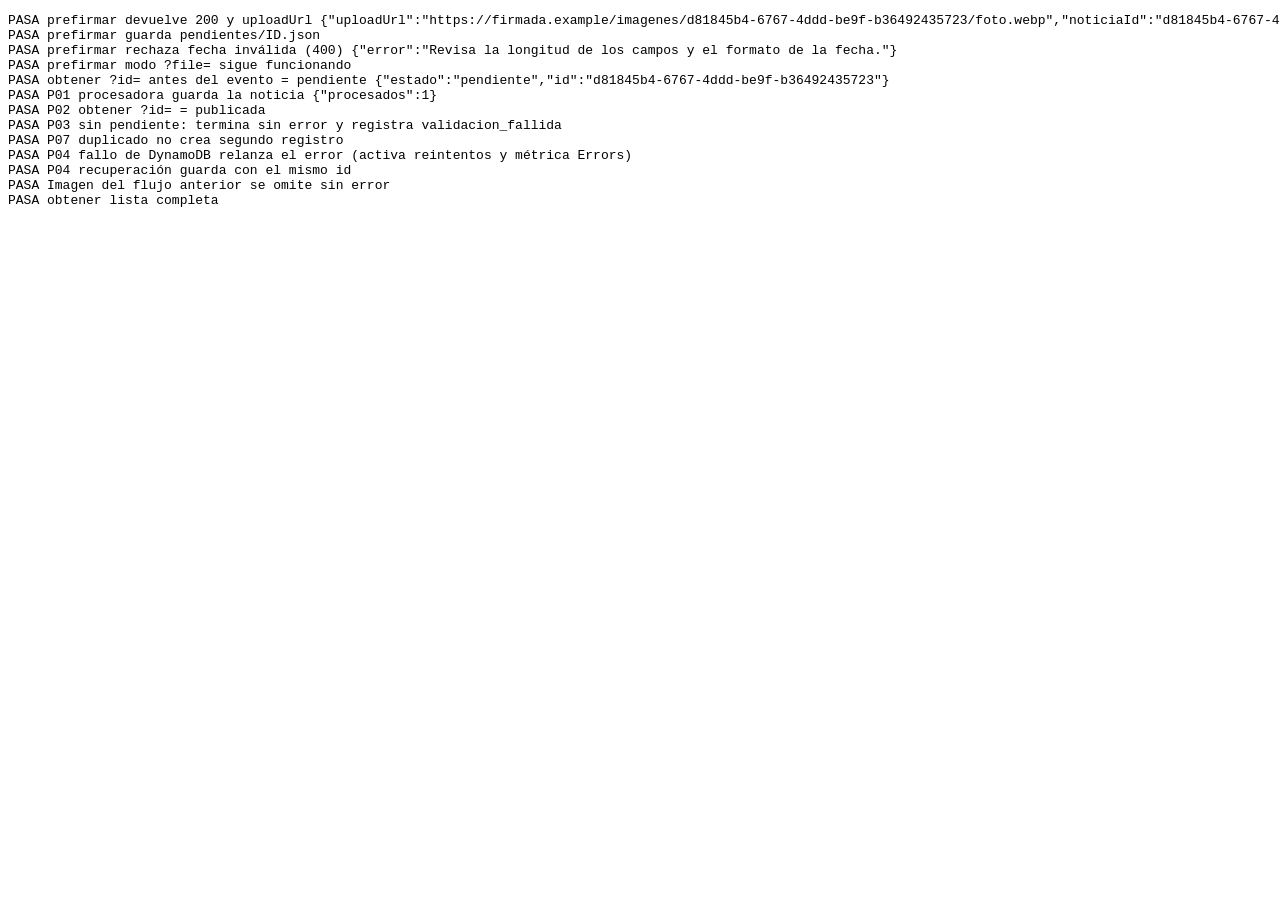
<file: documentacion/herramientas/prueba-local/prueba.html>
<!doctype html><html lang="es"><head><meta charset="utf-8"><title>Prueba local de las Lambdas</title>
<script>window.process={env:{}};window.Buffer={from:(s)=>({toString:()=>atob(s)})};</script>
<script type="importmap">{"imports":{"@aws-sdk/client-dynamodb":"./simulados/aws-sdk.js","@aws-sdk/lib-dynamodb":"./simulados/aws-sdk.js","@aws-sdk/client-s3":"./simulados/aws-sdk.js","@aws-sdk/s3-request-presigner":"./simulados/aws-sdk.js","node:crypto":"./simulados/crypto.js"}}</script>
</head><body><pre id="out"></pre><script type="module">
import { estado } from './simulados/aws-sdk.js';
import { handler as procesar } from '../../../entregables/codigo/procesar-imagen.mjs';
import { handler as prefirmar } from '../../../entregables/codigo/prefirmar-noticia.mjs';
import { handler as obtener } from '../../../entregables/codigo/obtener-noticias.mjs';
const out=[]; const ok=(n,c,x='')=>out.push((c?'PASA ':'FALLA ')+n+' '+x);
const logs=[]; const ol=console.log, oe=console.error; console.log=(...a)=>{logs.push(a.join(' '));}; console.error=(...a)=>{logs.push(a.join(' '));};
const ev=(key,size=1000)=>({Records:[{s3:{bucket:{name:'mis-noticias-daniel-imagenes-906-2026'},object:{key,size}}}]});
const ctx={awsRequestId:'req-1'};
try{
 // Prefirmar: modo nuevo
 const id='d81845b4-6767-4ddd-be9f-b36492435723';
 let r=await prefirmar({requestContext:{http:{method:'POST'}},body:JSON.stringify({id,titulo:'T',detalle:'D',fecha:'2026-11-04',categoria:'General',alt:'foto',tipo:'image/webp'})},ctx);
 let b=JSON.parse(r.body); ok('prefirmar devuelve 200 y uploadUrl', r.statusCode===200 && b.noticiaId===id && b.key===`imagenes/${id}/foto.webp`, r.body);
 ok('prefirmar guarda pendientes/ID.json', !!estado.s3[`pendientes/${id}.json`]);
 r=await prefirmar({requestContext:{http:{method:'POST'}},body:JSON.stringify({titulo:'T',detalle:'D',fecha:'mal',categoria:'G',alt:'a',tipo:'image/png'})},ctx);
 ok('prefirmar rechaza fecha inválida (400)', r.statusCode===400, r.body);
 r=await prefirmar({requestContext:{http:{method:'POST'}},queryStringParameters:{file:'x.jpg'}},ctx);
 ok('prefirmar modo ?file= sigue funcionando', r.statusCode===200 && JSON.parse(r.body).uploadUrl);
 // consulta pendiente
 r=await obtener({requestContext:{http:{method:'GET'}},queryStringParameters:{id}});
 ok('obtener ?id= antes del evento = pendiente', JSON.parse(r.body).estado==='pendiente', r.body);
 // P01
 r=await procesar(ev(`imagenes/${id}/foto.webp`),ctx);
 ok('P01 procesadora guarda la noticia', estado.tabla[id]?.origen==='s3-evento', JSON.stringify(r));
 r=await obtener({requestContext:{http:{method:'GET'}},queryStringParameters:{id}});
 ok('P02 obtener ?id= = publicada', JSON.parse(r.body).estado==='publicada');
 // P03
 logs.length=0; r=await procesar(ev('imagenes/00000000-0000-4000-8000-000000000000/foto.jpg'),ctx);
 ok('P03 sin pendiente: termina sin error y registra validacion_fallida', logs.some(l=>l.includes('validacion_fallida')&&l.includes('NoSuchKey')));
 // P07
 logs.length=0; await procesar(ev(`imagenes/${id}/foto.webp`),ctx);
 ok('P07 duplicado no crea segundo registro', logs.some(l=>l.includes('"duplicado"')) && Object.keys(estado.tabla).length===1);
 // P04
 const id2='a082e96b-a1b7-40da-bade-06677ac730ca';
 await prefirmar({requestContext:{http:{method:'POST'}},body:JSON.stringify({id:id2,titulo:'T2',detalle:'D',fecha:'2026-11-04',categoria:'General',alt:'foto',tipo:'image/webp'})},ctx);
 estado.fallarDB=true; let lanzo=false; try{await procesar(ev(`imagenes/${id2}/foto.webp`),ctx);}catch(e){lanzo=e.message.includes('ResourceNotFoundException');}
 ok('P04 fallo de DynamoDB relanza el error (activa reintentos y métrica Errors)', lanzo);
 estado.fallarDB=false; await procesar(ev(`imagenes/${id2}/foto.webp`),ctx);
 ok('P04 recuperación guarda con el mismo id', !!estado.tabla[id2]);
 // formato antiguo
 logs.length=0; await procesar(ev('imagenes/123-foto.jpg'),ctx);
 ok('Imagen del flujo anterior se omite sin error', logs.some(l=>l.includes('omitido_sin_formato')));
 r=await obtener({requestContext:{http:{method:'GET'}}});
 ok('obtener lista completa', JSON.parse(r.body).length===2);
}catch(e){out.push('EXCEPCION '+e.stack);}
document.getElementById('out').textContent=out.join('\n');
</script></body></html>
</file>
<file: css/styles.css>
/* ==========================================================================
   El Unsito · Hoja de estilos
   Concepto "letrero de campus": muros blancos (fondo) y bandas rojo óxido
   con letras blancas, como los letreros de los edificios de la UNSIS.
   Enfoque mobile-first: los estilos base son para celular y las
   consultas @media agregan cambios para tableta (40rem) y escritorio (64rem).
   ========================================================================== */

/* ---------- 1. Variables de diseño (tokens) ---------- */
:root {
  /* Color institucional (verificado en unsis.edu.mx) y derivados */
  --rojo: #79170F;            /* rojo óxido: marca, botones, letreros */
  --rojo-profundo: #5A0F09;   /* hover y pie de página */
  --rojo-tenue: #F8ECEA;
  --azul: #1D4E6E;            /* azul sierra: secundario y anillo de foco */
  --azul-tenue: #E8EFF5;
  --maiz: #E8A92C;            /* acento: solo sobre fondos oscuros */
  --maiz-oscuro: #7F5600;

  /* Neutros */
  --tinta: #1E1918;
  --piedra: #5A504E;
  --linea: #E4DEDC;
  --cal: #F6F3F2;
  --blanco: #FFFFFF;
  --sobre-rojo-tenue: #F3DDD9; /* texto secundario sobre rojo (8.4:1) */
  --sobre-pie: #D9C9C6;        /* texto secundario en el pie (8.7:1) */

  /* Estados (texto / fondo) */
  --exito: #1F6E3D;  --exito-fondo: #E6F2EA;
  --aviso: #8A5200;  --aviso-fondo: #FDF1DC;
  --error: #B3261E;  --error-fondo: #FCEBEA;
  --info: #1D4E6E;   --info-fondo: #E8EFF5;

  /* Tipografía */
  --fuente-titulos: "Archivo", "Helvetica Neue", Arial, sans-serif;
  --fuente-texto: "Source Serif 4", Georgia, "Times New Roman", serif;
  --t-mini: 0.8125rem;
  --t-chico: 0.875rem;
  --t-ui: 1rem;
  --t-base: 1.0625rem;
  --t-medio: 1.25rem;
  --t-seccion: clamp(1.625rem, 1.2rem + 1.6vw, 2.25rem);
  --t-portada: clamp(1.875rem, 1.1rem + 3.2vw, 3.25rem);
  --t-cifra: clamp(2.25rem, 1.8rem + 1.8vw, 3rem);

  /* Espacios y medidas */
  --margen-lateral: clamp(1rem, 4vw, 2rem);
  --ancho-max: 72rem;
  --espacio-seccion: clamp(3rem, 2rem + 4vw, 5.5rem);
  --alto-encabezado: 4.25rem;
  --radio: 2px;
  --transicion: 180ms ease;
}

/* ---------- 2. Base ---------- */
*, *::before, *::after { box-sizing: border-box; }

html {
  scroll-behavior: smooth;
  scroll-padding-top: calc(var(--alto-encabezado) + 1rem);
  -webkit-text-size-adjust: 100%;
}

body {
  margin: 0;
  background: var(--blanco);
  color: var(--tinta);
  font-family: var(--fuente-texto);
  font-size: var(--t-base);
  line-height: 1.6;
  font-optical-sizing: auto;
}

/* Evita que la página se desplace detrás del lector abierto */
html:has(dialog[open]) { overflow: hidden; }

img { display: block; max-width: 100%; height: auto; }

h1, h2, h3, h4 {
  margin: 0;
  font-family: var(--fuente-titulos);
  line-height: 1.12;
  text-wrap: balance;
}

p { margin: 0; }

a { color: var(--rojo); text-underline-offset: 0.18em; text-decoration-thickness: 1px; }
a:hover { color: var(--rojo-profundo); text-decoration-thickness: 2px; }

/* Foco visible: azul sierra en fondos claros, maíz en fondos oscuros */
:focus-visible { outline: 3px solid var(--azul); outline-offset: 3px; }
.pie :focus-visible,
.destacada__letrero :focus-visible { outline-color: var(--maiz); }
main:focus { outline: none; }

/* ---------- 3. Utilidades ---------- */
.contenedor {
  width: min(100% - 2 * var(--margen-lateral), var(--ancho-max));
  margin-inline: auto;
}

.visualmente-oculto {
  position: absolute !important;
  width: 1px; height: 1px;
  margin: -1px; padding: 0; overflow: hidden;
  clip: rect(0 0 0 0); white-space: nowrap; border: 0;
}

/* Enlace para saltar al contenido (aparece al recibir foco) */
.saltar {
  position: absolute; left: 1rem; top: -4rem; z-index: 100;
  padding: 0.75rem 1rem;
  background: var(--tinta); color: var(--blanco);
  font: 600 var(--t-ui) var(--fuente-titulos);
}
.saltar:focus { top: 1rem; color: var(--blanco); }

/* Marcadores de contenido pendiente o de ejemplo */
.marcador {
  display: inline-block;
  padding: 0.1em 0.45em;
  background: var(--aviso-fondo); color: var(--aviso);
  font: 600 var(--t-mini)/1.4 var(--fuente-titulos);
  border-radius: var(--radio);
}

/* ---------- 4. Botones y enlaces ---------- */
.boton {
  display: inline-flex; align-items: center; justify-content: center;
  min-height: 2.875rem;
  padding: 0.6rem 1.15rem;
  border: 2px solid var(--rojo);
  border-radius: var(--radio);
  background: var(--rojo); color: var(--blanco);
  font: 600 var(--t-ui)/1.2 var(--fuente-titulos);
  text-decoration: none;
  cursor: pointer;
  transition: background-color var(--transicion), color var(--transicion), border-color var(--transicion);
}
.boton:hover { background: var(--rojo-profundo); border-color: var(--rojo-profundo); color: var(--blanco); }

.boton--contorno { background: transparent; color: var(--rojo); }
.boton--contorno:hover { background: var(--rojo-tenue); color: var(--rojo-profundo); }

.enlace-flecha {
  font: 600 var(--t-ui) var(--fuente-titulos);
}
.enlace-flecha::after { content: " ›"; }

/* ---------- 5. Encabezado fijo ---------- */
.encabezado {
  position: sticky; top: 0; z-index: 50;
  background: var(--blanco);
  border-top: 4px solid var(--rojo);       /* la cornisa roja de los edificios */
  border-bottom: 1px solid var(--linea);
}

.encabezado__barra {
  display: flex; align-items: center; justify-content: space-between;
  gap: 1rem;
  min-height: var(--alto-encabezado);
}

.marca { font-size: inherit; }
.marca__enlace {
  display: flex; align-items: center; gap: 0.625rem;
  color: var(--tinta); text-decoration: none;
}
.marca__enlace:hover { color: var(--tinta); }
.marca__logo { width: 2.75rem; height: 2.75rem; }
.marca__textos { display: grid; line-height: 1.1; }

/* Nombre con letras espaciadas, como la rotulación del arco de entrada */
.marca__nombre {
  font: 800 1.125rem/1 var(--fuente-titulos);
  font-stretch: 125%;
  letter-spacing: 0.14em;
  text-transform: uppercase;
  color: var(--rojo);
}
.marca__lema {
  margin-top: 0.2rem;
  font: 500 var(--t-mini)/1.2 var(--fuente-titulos);
  color: var(--piedra);
}

/* Botón de menú (solo celular) */
.menu-boton {
  display: none;
  align-items: center; gap: 0.5rem;
  min-height: 2.75rem; padding: 0.5rem 0.75rem;
  border: 1px solid var(--piedra); border-radius: var(--radio);
  background: var(--blanco); color: var(--tinta);
  font: 600 var(--t-ui) var(--fuente-titulos);
  cursor: pointer;
}
.js .menu-boton { display: inline-flex; }

/* Ícono de tres líneas hecho con CSS; se convierte en X al abrir */
.menu-boton__icono,
.menu-boton__icono::before,
.menu-boton__icono::after {
  display: block; width: 1.125rem; height: 2px;
  background: currentColor;
  transition: transform var(--transicion), background-color var(--transicion);
}
.menu-boton__icono { position: relative; }
.menu-boton__icono::before,
.menu-boton__icono::after { content: ""; position: absolute; left: 0; }
.menu-boton__icono::before { top: -6px; }
.menu-boton__icono::after { top: 6px; }
.menu-boton[aria-expanded="true"] .menu-boton__icono { background: transparent; }
.menu-boton[aria-expanded="true"] .menu-boton__icono::before { transform: translateY(6px) rotate(45deg); }
.menu-boton[aria-expanded="true"] .menu-boton__icono::after { transform: translateY(-6px) rotate(-45deg); }

/* Navegación: sin JS se muestra siempre; con JS se despliega con el botón */
.navegacion__lista {
  display: flex; flex-wrap: wrap; gap: 0.25rem 1rem;
  margin: 0; padding: 0; list-style: none;
}
.navegacion__enlace {
  display: block; padding: 0.5rem 0;
  font: 600 var(--t-ui) var(--fuente-titulos);
  color: var(--tinta); text-decoration: none;
}
.navegacion__enlace:hover { color: var(--rojo); }
.navegacion__enlace.es-activo { color: var(--rojo); box-shadow: inset 0 -3px 0 var(--rojo); }

.js .navegacion {
  display: none;
  position: absolute; left: 0; right: 0; top: 100%;
  background: var(--blanco);
  border-bottom: 1px solid var(--linea);
  box-shadow: 0 12px 24px -16px rgb(30 25 24 / 0.35);
}
.js .menu-boton[aria-expanded="true"] + .navegacion {
  display: block;
  animation: menu-baja 160ms ease-out;
}
.js .navegacion__lista {
  flex-direction: column; gap: 0;
  width: min(100% - 2 * var(--margen-lateral), var(--ancho-max));
  margin-inline: auto; padding-block: 0.5rem 1rem;
}
.js .navegacion__enlace { padding: 0.85rem 0; font-size: var(--t-medio); border-bottom: 1px solid var(--linea); }
.js .navegacion__enlace.es-activo { box-shadow: none; }

@keyframes menu-baja {
  from { opacity: 0; transform: translateY(-6px); }
  to { opacity: 1; transform: none; }
}

/* ---------- 6. Noticia destacada (hero con letrero) ---------- */
.destacada { padding-block: 0; }

.destacada__rejilla { display: grid; }

.destacada__foto {
  position: relative;
  margin: 0 calc(var(--margen-lateral) * -1);   /* a sangre en celular */
}
.destacada__foto img {
  width: 100%;
  aspect-ratio: 4 / 3;
  object-fit: cover;
  object-position: 55% 50%;
}
/* Crédito sobre la foto */
.destacada__credito {
  position: absolute; top: 0.75rem; right: 0.75rem;
  padding: 0.2rem 0.5rem;
  background: rgb(30 25 24 / 0.78); color: var(--blanco);
  font: 500 var(--t-mini) var(--fuente-titulos);
}

/* El letrero: banda roja con letras blancas montada sobre la foto */
.destacada__letrero {
  position: relative;
  margin: -3.5rem calc(var(--margen-lateral) * -1) 0 0;
  padding: 1.25rem var(--margen-lateral) 1.5rem 1.25rem;
  background: var(--rojo); color: var(--blanco);
  animation: letrero-entra 750ms cubic-bezier(0.2, 0.7, 0.2, 1) 120ms both;
}
.destacada__meta {
  display: flex; flex-wrap: wrap; gap: 0.25rem 1rem;
  margin-bottom: 0.6rem;
  font: 600 var(--t-chico)/1.3 var(--fuente-titulos);
}
.destacada__categoria { color: var(--maiz); }
.destacada__meta time { color: var(--sobre-rojo-tenue); font-weight: 500; }
.destacada__titulo {
  font-size: var(--t-portada);
  font-weight: 800;
  font-stretch: 112%;
  line-height: 1.05;
  letter-spacing: -0.01em;
}

.destacada__texto { display: grid; gap: 1.25rem; padding-top: 1.5rem; }
.destacada__entrada { font-size: var(--t-medio); line-height: 1.55; max-width: 38rem; }
.lugar {
  font: 700 0.92em var(--fuente-titulos);
  font-variant-caps: all-small-caps;
  letter-spacing: 0.04em;
}
.destacada__acciones { display: flex; flex-wrap: wrap; gap: 0.75rem; }

@keyframes letrero-entra {
  from { clip-path: inset(0 100% 0 0); }
  to { clip-path: inset(0 0 0 0); }
}

/* ---------- 7. Secciones ---------- */
.seccion { padding-block: var(--espacio-seccion); }
.seccion--cal { background: var(--cal); }

.seccion__cabecera { display: grid; gap: 0.6rem; margin-bottom: 2rem; max-width: 42rem; }
.seccion__titulo { font-size: var(--t-seccion); font-weight: 800; font-stretch: 112%; }
.seccion__entrada { color: var(--piedra); }

.subtitulo {
  margin-bottom: 1.25rem;
  font-size: var(--t-medio); font-weight: 700; font-stretch: 108%;
}

/* ---------- 8. Noticias: filtros y tarjetas ---------- */
.filtros { display: flex; flex-wrap: wrap; gap: 0.5rem; margin-bottom: 2rem; }
.filtro {
  min-height: 2.5rem; padding: 0.4rem 0.9rem;
  border: 1px solid var(--piedra); border-radius: var(--radio);
  background: var(--blanco); color: var(--tinta);
  font: 600 var(--t-chico) var(--fuente-titulos);
  cursor: pointer;
  transition: background-color var(--transicion), color var(--transicion);
}
.filtro:hover { background: var(--rojo-tenue); }
.filtro[aria-pressed="true"] { background: var(--rojo); border-color: var(--rojo); color: var(--blanco); }

.rejilla-noticias {
  display: grid; gap: 2.5rem 2rem;
  grid-template-columns: 1fr;
}

.tarjeta { position: relative; display: grid; align-content: start; gap: 1rem; }
.tarjeta__portada { aspect-ratio: 3 / 2; overflow: hidden; background: var(--cal); }
.tarjeta__portada img { width: 100%; height: 100%; object-fit: cover; }
.tarjeta__cuerpo { display: flex; flex-direction: column; gap: 0.5rem; min-width: 0; }
.tarjeta__meta { order: -1; }              /* visualmente arriba del título */
.tarjeta__titulo { font-size: var(--t-medio); font-weight: 700; font-stretch: 105%; line-height: 1.2; }
.tarjeta__enlace { color: var(--tinta); text-decoration: none; }
.tarjeta__enlace::after { content: ""; position: absolute; inset: 0; }  /* toda la tarjeta es clicable */
.tarjeta:hover .tarjeta__enlace { color: var(--rojo); text-decoration: underline; text-decoration-thickness: 2px; }
.tarjeta__enlace:focus-visible { outline: none; }
.tarjeta:has(.tarjeta__enlace:focus-visible) { outline: 3px solid var(--azul); outline-offset: 6px; }
.tarjeta__resumen {
  color: var(--piedra); font-size: var(--t-ui);
  display: -webkit-box; -webkit-line-clamp: 3; -webkit-box-orient: vertical; overflow: hidden;
}

/* Meta: categoría y fecha */
.meta {
  display: flex; flex-wrap: wrap; gap: 0.25rem 0.9rem;
  font: 600 var(--t-chico)/1.3 var(--fuente-titulos);
}
.meta__categoria { color: var(--rojo); }
.meta time { color: var(--piedra); font-weight: 500; }

/* Portada tipográfica: un muro claro con un letrero de color */
.portada-letrero {
  display: grid; align-content: center;
  width: 100%; height: 100%;
  background: var(--cal);
}
.portada-letrero__banda {
  padding: 0.9rem 1.25rem;
  background: var(--rojo); color: var(--blanco);
  font: 700 clamp(0.95rem, 0.8rem + 0.6vw, 1.15rem)/1.25 var(--fuente-titulos);
  font-stretch: 125%;
  letter-spacing: 0.12em;
  text-transform: uppercase;
}
.portada-letrero--azul .portada-letrero__banda { background: var(--azul); }
.portada-letrero--maiz .portada-letrero__banda { background: var(--maiz); color: var(--tinta); }
.portada-letrero--tinta .portada-letrero__banda { background: var(--tinta); }

.noticias__mas { display: flex; justify-content: center; margin-top: 2.5rem; }
.noticias__vacio { color: var(--piedra); }

/* ---------- 9. Información institucional ---------- */
.institucional__intro { display: grid; gap: 2rem; margin-bottom: 3.5rem; }
.institucional__texto { display: grid; gap: 1rem; max-width: 40rem; }
.institucional__texto .seccion__titulo { margin-bottom: 0.25rem; }

.dia-unsis { display: grid; gap: 0.6rem; margin: 0; padding: 0; list-style: none; }
.dia-unsis li { padding-left: 1.25rem; position: relative; }
.dia-unsis li::before {               /* pequeño letrero rojo como viñeta */
  content: ""; position: absolute; left: 0; top: 0.55em;
  width: 0.55rem; height: 0.55rem; background: var(--rojo);
}
.dia-unsis strong { font-weight: 600; }

.institucional__foto { margin: 0; }
.institucional__foto img { width: 100%; aspect-ratio: 2 / 1; object-fit: cover; }
.institucional__foto figcaption,
.egresados__foto figcaption {
  margin-top: 0.6rem; color: var(--piedra); font-size: var(--t-chico);
}

/* Cifras clave */
.cifras {
  display: grid; grid-template-columns: repeat(2, minmax(0, 1fr));
  gap: 1.75rem 1.5rem;
  margin: 0 0 3.5rem; padding-top: 1.5rem;
  border-top: 4px solid var(--rojo);
}
.cifra { display: flex; flex-direction: column-reverse; justify-content: flex-end; gap: 0.35rem; }
.cifra dd {
  margin: 0;
  font: 800 var(--t-cifra)/1 var(--fuente-titulos);
  font-stretch: 115%;
  font-variant-numeric: tabular-nums;
  color: var(--rojo);
}
.cifra dt { font: 500 var(--t-chico)/1.35 var(--fuente-titulos); color: var(--piedra); }
.cifra .marcador { margin-top: 0.35rem; }

.institucional__columnas { display: grid; gap: 3rem; }

.oferta__nivel {
  margin: 1.5rem 0 0.5rem;
  font: 700 var(--t-ui) var(--fuente-titulos); color: var(--piedra);
}
.oferta__nivel:first-of-type { margin-top: 0; }
.oferta__lista { margin: 0; padding: 0; list-style: none; border-top: 1px solid var(--linea); }
.oferta__lista li { border-bottom: 1px solid var(--linea); }
.oferta__lista a {
  display: block; padding: 0.6rem 0;
  font: 500 var(--t-ui) var(--fuente-titulos);
  color: var(--tinta); text-decoration: none;
}
.oferta__lista a:hover { color: var(--rojo); }
.oferta__acciones { display: flex; flex-wrap: wrap; gap: 0.75rem; margin-top: 1.75rem; }

/* Línea de tiempo: el orden de los años es información real */
.linea-tiempo { margin: 0; padding: 0; list-style: none; border-left: 2px solid var(--rojo); }
.linea-tiempo li {
  position: relative;
  display: grid; grid-template-columns: 3.5rem 1fr; gap: 0.75rem;
  padding: 0 0 1.1rem 1.25rem;
}
.linea-tiempo li::before {
  content: ""; position: absolute; left: -7px; top: 0.35rem;
  width: 12px; height: 12px; background: var(--rojo);
}
.linea-tiempo__anio {
  font: 800 var(--t-ui)/1.6 var(--fuente-titulos);
  font-variant-numeric: tabular-nums; color: var(--rojo);
}
.linea-tiempo p { font-size: var(--t-ui); }
.nota-fuente { margin-top: 0.75rem; color: var(--piedra); font-size: var(--t-chico); }

/* ---------- 10. Egresados ---------- */
.egresados__rejilla { display: grid; gap: 2.5rem; }
.egresados__cabecera { display: grid; gap: 0.6rem; align-content: start; }
.egresados__foto { margin: 1rem 0 0; }
.egresados__foto img { width: 100%; aspect-ratio: 3 / 2; object-fit: cover; }

.testimonios { display: grid; margin: 0; padding: 0; list-style: none; }
.testimonio { margin: 0; padding-block: 1.75rem; border-top: 1px solid var(--linea); }
.testimonio:first-child { padding-top: 0; border-top: 0; }
.testimonio blockquote { position: relative; margin: 0 0 1rem; padding-left: 2rem; }
.testimonio blockquote::before {
  content: "“"; position: absolute; left: 0; top: -0.2rem;
  font: 800 2.75rem/1 var(--fuente-titulos); color: var(--rojo);
}
.testimonio blockquote p { font-size: var(--t-medio); font-style: italic; line-height: 1.5; }
.testimonio figcaption { display: grid; gap: 0.15rem; padding-left: 2rem; font-family: var(--fuente-titulos); }
.testimonio__nombre { font-weight: 700; }
.testimonio__dato { color: var(--piedra); font-size: var(--t-chico); }
.testimonio .marcador { justify-self: start; margin-top: 0.4rem; }

/* ---------- 11. Agenda ---------- */
.agenda__lista { display: grid; margin: 0; padding: 0; list-style: none; border-top: 1px solid var(--linea); }
.evento {
  display: grid; grid-template-columns: 5rem minmax(0, 1fr); gap: 1rem;
  padding-block: 1.5rem; border-bottom: 1px solid var(--linea);
}
.evento--concluido { opacity: 0.72; }

/* Fecha en un pequeño letrero */
.evento__fecha {
  display: grid; align-content: center; justify-items: center;
  align-self: start;
  min-height: 5rem; padding: 0.5rem 0.25rem;
  background: var(--rojo); color: var(--blanco);
  font-family: var(--fuente-titulos); text-align: center;
}
.evento__dias { font-weight: 800; font-size: 1.375rem; line-height: 1.05; font-variant-numeric: tabular-nums; }
.evento__mes { margin-top: 0.2rem; color: var(--maiz); font-size: var(--t-mini); font-weight: 700; letter-spacing: 0.08em; text-transform: uppercase; }
.evento--concluido .evento__fecha { background: var(--piedra); }
.evento--concluido .evento__mes { color: var(--blanco); }

.evento__cuerpo { display: grid; gap: 0.4rem; align-content: start; }
.evento__titulo { font-size: var(--t-medio); font-weight: 700; line-height: 1.2; }
.evento__lugar { font: 600 var(--t-chico) var(--fuente-titulos); color: var(--piedra); }
.evento__descripcion { font-size: var(--t-ui); overflow-wrap: anywhere; }
.evento__enlace { font: 600 var(--t-ui) var(--fuente-titulos); justify-self: start; }

/* Chips de estado */
.estado {
  justify-self: start;
  padding: 0.15rem 0.55rem;
  border-radius: var(--radio);
  font: 700 var(--t-mini)/1.5 var(--fuente-titulos);
}
.estado--info { background: var(--info-fondo); color: var(--info); }
.estado--exito { background: var(--exito-fondo); color: var(--exito); }
.estado--aviso { background: var(--aviso-fondo); color: var(--aviso); }
.estado--error { background: var(--error-fondo); color: var(--error); }
.estado--neutro { background: var(--linea); color: var(--tinta); }

/* ---------- 12. Pie de página ---------- */
.pie {
  padding-block: var(--espacio-seccion) 1.5rem;
  background: var(--rojo-profundo); color: var(--blanco);
  font-size: var(--t-ui);
}
.pie a { color: var(--blanco); }
.pie a:hover { color: var(--maiz); }
.pie p { margin-bottom: 0.5rem; }
.pie__rejilla { display: grid; gap: 2.5rem; }
.pie__logo { width: 4.5rem; height: 4.5rem; padding: 0.3rem; background: var(--blanco); border-radius: 50%; margin-bottom: 1rem; }
.pie__nombre {
  font: 800 var(--t-medio)/1 var(--fuente-titulos);
  font-stretch: 125%; letter-spacing: 0.14em; text-transform: uppercase;
}
.pie__marca p:last-child { color: var(--sobre-pie); }
.pie__titulo { margin-bottom: 0.9rem; font-size: var(--t-ui); font-weight: 700; color: var(--maiz); }
.pie__direccion { margin-bottom: 0.75rem; font-style: normal; color: var(--sobre-pie); }
.pie__lista { display: grid; gap: 0.5rem; margin: 0; padding: 0; list-style: none; }
.pie__legal {
  margin-top: 3rem; padding-top: 1.25rem;
  border-top: 1px solid rgb(255 255 255 / 0.2);
  color: var(--sobre-pie); font-size: var(--t-chico);
}

/* ---------- 13. Lector de notas (dialog) ---------- */
.lector {
  width: min(100% - 1.5rem, 46rem);
  max-height: calc(100dvh - 1.5rem);
  margin: auto; padding: 0;
  border: 0; border-top: 6px solid var(--rojo);
  background: var(--blanco); color: var(--tinta);
  box-shadow: 0 24px 64px -24px rgb(30 25 24 / 0.6);
}
.lector::backdrop { background: rgb(30 25 24 / 0.6); }
.lector[open] { animation: lector-abre 220ms ease-out; }
.lector__marco { position: relative; }
.lector__cerrar {
  position: sticky; top: 0; z-index: 2;
  display: flex; gap: 0.35rem; margin-left: auto;
  min-height: 2.75rem; padding: 0.5rem 1rem;
  border: 0; background: var(--blanco); color: var(--rojo);
  font: 700 var(--t-ui) var(--fuente-titulos);
  cursor: pointer;
}
.lector__cerrar:hover { color: var(--rojo-profundo); text-decoration: underline; }
.lector__cerrar:focus-visible { outline-offset: -4px; }
.lector__contenido { display: grid; gap: 1.1rem; padding: 0 clamp(1.25rem, 4vw, 2.5rem) 2.5rem; }
.lector__portada { margin: 0 calc(clamp(1.25rem, 4vw, 2.5rem) * -1); aspect-ratio: 2 / 1; overflow: hidden; }
.lector__portada img { width: 100%; height: 100%; object-fit: cover; }
.lector__credito { margin-top: -0.6rem; color: var(--piedra); font-size: var(--t-chico); }
.lector__titulo { font-size: clamp(1.5rem, 1.1rem + 1.8vw, 2.125rem); font-weight: 800; font-stretch: 110%; }
.lector__contenido > p, .lector__contenido ul { max-width: 65ch; }
.lector__contenido ul { margin: 0; padding-left: 1.25rem; display: grid; gap: 0.5rem; }
.lector__enlaces { display: flex; flex-wrap: wrap; gap: 0.75rem; margin-top: 0.5rem; }

@keyframes lector-abre {
  from { opacity: 0; transform: translateY(12px); }
  to { opacity: 1; transform: none; }
}

.aviso-sin-js { margin-top: 2rem; padding: 1rem 1.25rem; background: var(--aviso-fondo); color: var(--aviso); }

/* ---------- 14. Página de error (error.html) ---------- */
/* Sin JS el menú se muestra completo: que pueda bajar de renglón en celular */
html:not(.js) .encabezado__barra { flex-wrap: wrap; padding-block: 0.5rem; }

.error { padding-bottom: var(--espacio-seccion); }
.error__rejilla { display: grid; }

.error__foto { margin: 0 calc(var(--margen-lateral) * -1); }   /* a sangre en celular */
.error__foto img {
  width: 100%;
  aspect-ratio: 4 / 3;
  object-fit: cover;
  object-position: 38% 50%;   /* deja a la vista el letrero "Postgrado" */
}

/* Mismo letrero rojo que la noticia destacada */
.error__letrero {
  position: relative;
  margin: -3.5rem calc(var(--margen-lateral) * -1) 0 0;
  padding: 1.25rem var(--margen-lateral) 1.5rem 1.25rem;
  background: var(--rojo); color: var(--blanco);
  animation: letrero-entra 750ms cubic-bezier(0.2, 0.7, 0.2, 1) 120ms both;
}
.error__codigo {
  margin-bottom: 0.5rem;
  font: 700 var(--t-chico)/1.3 var(--fuente-titulos);
  font-stretch: 125%;
  letter-spacing: 0.14em;
  text-transform: uppercase;
  color: var(--maiz);
}
.error__titulo {
  font-size: var(--t-portada);
  font-weight: 800;
  font-stretch: 112%;
  line-height: 1.05;
  letter-spacing: -0.01em;
}

.error__texto { display: grid; gap: 1.25rem; padding-top: 1.5rem; max-width: 40rem; }
.error__entrada { font-size: var(--t-medio); line-height: 1.55; }
.error__acciones { display: flex; flex-wrap: wrap; gap: 0.75rem; }

/* Lista de destinos: toda la fila es clicable, como las tarjetas */
.destinos {
  display: grid; column-gap: 2rem;
  margin: 0; padding: 0; list-style: none;
  border-top: 4px solid var(--rojo);
}
.destino {
  position: relative;
  display: grid; gap: 0.35rem; align-content: start;
  padding-block: 1.25rem;
  border-bottom: 1px solid var(--linea);
}
.destino__titulo { font-size: var(--t-medio); font-weight: 700; font-stretch: 105%; line-height: 1.2; }
.destino__titulo::after { content: " ›"; color: var(--rojo); }
.destino__enlace { color: var(--tinta); text-decoration: none; }
.destino__enlace::after { content: ""; position: absolute; inset: 0; }
.destino:hover .destino__enlace { color: var(--rojo); text-decoration: underline; text-decoration-thickness: 2px; }
.destino__enlace:focus-visible { outline: none; }
.destino:has(.destino__enlace:focus-visible) { outline: 3px solid var(--azul); outline-offset: 4px; }
.destino p { color: var(--piedra); font-size: var(--t-ui); }

.error__ayuda { margin-top: 2rem; color: var(--piedra); font-size: var(--t-ui); }

@media (min-width: 40rem) {
  .error { padding-top: 2rem; }
  .error__foto { margin-inline: 0; }
  .error__foto img { aspect-ratio: 21 / 9; }
  .error__letrero { justify-self: start; max-width: 36rem; margin: -4.5rem 0 0 2.5rem; padding: 1.5rem 2rem 1.75rem; }
  .destinos { grid-template-columns: repeat(2, minmax(0, 1fr)); }
}

@media (min-width: 64rem) {
  /* Foto a todo lo ancho; abajo, el letrero a la izquierda y el texto a la derecha */
  .error__rejilla { grid-template-columns: repeat(12, minmax(0, 1fr)); column-gap: 2rem; }
  .error__foto { grid-column: 1 / 13; }
  .error__foto img { aspect-ratio: 5 / 2; }
  .error__letrero { grid-column: 1 / 7; align-self: start; max-width: none; margin: -6rem 0 0 2.5rem; padding: 1.75rem 2.25rem 2rem; }
  .error__texto { grid-column: 7 / 13; padding-top: 2rem; }
  .destinos { grid-template-columns: repeat(3, minmax(0, 1fr)); }
}

/* ==========================================================================
   Tableta (≥ 40rem / 640px)
   ========================================================================== */
@media (min-width: 40rem) {
  .rejilla-noticias { grid-template-columns: repeat(2, minmax(0, 1fr)); }
  .cifras { grid-template-columns: repeat(3, minmax(0, 1fr)); }

  .destacada { padding-top: 2rem; }
  .destacada__foto { margin-inline: 0; }
  .destacada__foto img { aspect-ratio: 16 / 9; }
  .destacada__letrero { margin: -4.5rem 0 0 2.5rem; padding: 1.5rem 2rem 1.75rem; }

  .evento { grid-template-columns: 6rem minmax(0, 1fr); gap: 1.5rem; }
  .pie__rejilla { grid-template-columns: repeat(2, minmax(0, 1fr)); }
}

/* ==========================================================================
   Navegación en línea (≥ 48rem / 768px)
   ========================================================================== */
@media (min-width: 48rem) {
  :root { --alto-encabezado: 4.75rem; }
  .marca__logo { width: 3rem; height: 3rem; }

  .js .menu-boton { display: none; }
  .js .navegacion,
  .js .menu-boton[aria-expanded="true"] + .navegacion {
    display: block; position: static;
    border: 0; box-shadow: none; animation: none;
  }
  .js .navegacion__lista,
  .navegacion__lista {
    flex-direction: row; gap: 1.5rem;
    width: auto; margin: 0; padding: 0;
  }
  .js .navegacion__enlace { padding: 0.5rem 0; font-size: var(--t-ui); border: 0; }
  .js .navegacion__enlace.es-activo { box-shadow: inset 0 -3px 0 var(--rojo); }
}

/* ==========================================================================
   Escritorio (≥ 64rem / 1024px)
   ========================================================================== */
@media (min-width: 64rem) {
  .rejilla-noticias { grid-template-columns: repeat(3, minmax(0, 1fr)); }
  .cifras { grid-template-columns: repeat(6, minmax(0, 1fr)); }

  /* Hero: foto a la izquierda, texto a la derecha y el letrero
     abajo, montado sobre la esquina de la foto */
  .destacada__rejilla {
    grid-template-columns: repeat(12, minmax(0, 1fr));
    grid-template-rows: auto auto;
    column-gap: 2rem;
  }
  .destacada__foto { grid-column: 1 / 9; grid-row: 1 / 3; align-self: start; }
  .destacada__foto img { aspect-ratio: 4 / 3; }   /* más alta para que el letrero siempre la monte */
  .destacada__texto { grid-column: 9 / 13; grid-row: 1; align-self: start; padding-top: 0; }
  .destacada__entrada { font-size: var(--t-base); }
  .destacada__acciones { flex-direction: column; align-items: flex-start; }
  .destacada__letrero {
    grid-column: 5 / 13; grid-row: 2; align-self: end;
    margin: 1.5rem 0 0;
    padding: 1.75rem 2.25rem 2rem;
  }

  .institucional__intro { grid-template-columns: minmax(0, 1.1fr) minmax(0, 1fr); align-items: start; gap: 3.5rem; }
  .institucional__columnas { grid-template-columns: minmax(0, 1fr) minmax(0, 1fr); gap: 4rem; }

  .egresados__rejilla { grid-template-columns: minmax(0, 5fr) minmax(0, 7fr); gap: 4rem; }
  .egresados__cabecera { position: sticky; top: calc(var(--alto-encabezado) + 2rem); }

  .pie__rejilla { grid-template-columns: 1.3fr 1.2fr 1fr 1fr; }
}

@media (min-width: 80rem) {
  .destacada__foto img { aspect-ratio: 3 / 2; }
}

/* ---------- Movimiento reducido: sin animaciones ---------- */
@media (prefers-reduced-motion: reduce) {
  html { scroll-behavior: auto; }
  *, *::before, *::after {
    animation-duration: 0.01ms !important;
    animation-iteration-count: 1 !important;
    transition-duration: 0.01ms !important;
  }
}

/* Formulario de publicación */
.formulario-noticia { max-width: 48rem; margin-top: 1.5rem; }
.formulario-noticia fieldset { display: grid; gap: 1rem; border: 1px solid var(--linea); padding: 1.25rem; min-width: 0; }
.formulario-noticia legend { font-weight: 700; padding-inline: .5rem; }
.formulario-noticia label { display: grid; gap: .4rem; font-family: var(--fuente-titulos); font-weight: 600; }
.formulario-noticia input:not([type="checkbox"]), .formulario-noticia textarea { width: 100%; min-width: 0; padding: .7rem; border: 1px solid var(--piedra); border-radius: var(--radio); background: var(--blanco); color: var(--tinta); font: inherit; }
.formulario-noticia textarea { resize: vertical; }
.formulario-noticia__fila { display: grid; gap: 1rem; }
.formulario-noticia .formulario-noticia__casilla { display: flex; align-items: center; gap: .6rem; }
.formulario-noticia__ayuda { color: var(--piedra); font-size: var(--t-chico); }
.formulario-noticia button { justify-self: start; }
button:disabled { opacity: .6; cursor: wait; }
#noticias-estado, #publicacion-estado, #suscripcion-estado { margin-block: 1rem; }
.formulario-suscripcion { display: grid; gap: 1rem; max-width: 32rem; }
@media (min-width: 40rem) { .formulario-suscripcion { grid-template-columns: 1fr auto; align-items: end; } .formulario-suscripcion #suscripcion-estado { grid-column: 1 / -1; margin-block: 0; } }
#recargar-noticias { margin-bottom: 1rem; }
@media (min-width: 40rem) { .formulario-noticia__fila { grid-template-columns: 1fr 1fr; } }

/* ==========================================================================
   Acceso y modo editor (Cognito)
   ========================================================================== */
[hidden] { display: none !important; }  /* .boton y otros fijan display: el atributo hidden debe ganar */
html:not(.modo-editor) .solo-editor { display: none !important; }

/* Botón «Editores» del encabezado: discreto, para no competir con la navegación de lectores */
.cuenta-editor { position: relative; display: flex; align-items: center; margin-left: auto; }
.acceso-boton {
  display: inline-flex; align-items: center; gap: .45rem;
  min-height: 2.75rem; padding: .45rem .7rem;
  border: 1px solid var(--linea); border-radius: 999px;
  background: var(--blanco); color: var(--piedra);
  font: 600 var(--t-chico) var(--fuente-titulos); text-decoration: none; cursor: pointer;
  transition: color var(--transicion), border-color var(--transicion);
}
.acceso-boton:hover { color: var(--rojo); border-color: var(--rojo); }
.acceso-boton svg { width: 1.05rem; height: 1.05rem; flex: none; }
.acceso-boton__texto { display: none; }

/* Cuenta del editor: chip con inicial y menú desplegable */
.cuenta { position: relative; }
.cuenta__chip {
  display: inline-flex; align-items: center; gap: .5rem;
  min-height: 2.75rem; padding: .3rem .75rem .3rem .3rem;
  border: 1px solid var(--rojo); border-radius: 999px;
  background: var(--rojo-tenue); color: var(--rojo-profundo);
  font: 700 var(--t-chico) var(--fuente-titulos); cursor: pointer;
}
.cuenta__chip::after { content: ""; width: .45rem; height: .45rem; border-right: 2px solid currentColor; border-bottom: 2px solid currentColor; transform: translateY(-2px) rotate(45deg); }
.cuenta__chip[aria-expanded="true"]::after { transform: translateY(2px) rotate(-135deg); }
.cuenta__inicial {
  display: grid; place-items: center; width: 2rem; height: 2rem; border-radius: 50%;
  background: var(--rojo); color: var(--blanco); font-weight: 800;
}
.cuenta__rol { display: none; }
.cuenta__menu {
  position: absolute; right: 0; top: calc(100% + .5rem); z-index: 60;
  display: grid; width: min(18rem, calc(100vw - 2 * var(--margen-lateral)));
  padding: .5rem 0; background: var(--blanco);
  border: 1px solid var(--linea); border-top: 4px solid var(--maiz);
  box-shadow: 0 18px 36px -20px rgb(30 25 24 / .5);
}
.cuenta__correo { margin: 0; padding: .5rem 1rem 0; font: 700 var(--t-chico) var(--fuente-titulos); color: var(--tinta); overflow-wrap: anywhere; }
.cuenta__vence { margin: 0; padding: .15rem 1rem .6rem; font-size: var(--t-mini); color: var(--piedra); border-bottom: 1px solid var(--linea); }
.cuenta__opcion {
  display: block; width: 100%; padding: .7rem 1rem; border: 0; background: none; text-align: left;
  font: 600 var(--t-ui) var(--fuente-titulos); color: var(--tinta); text-decoration: none; cursor: pointer;
}
.cuenta__opcion:hover { background: var(--cal); color: var(--rojo); }

/* Modo editor: cornisa en maíz y franja fija bajo el encabezado */
.modo-editor { scroll-padding-top: calc(var(--alto-encabezado) + 3.5rem); }
.modo-editor .encabezado { border-top-color: var(--maiz); }
.franja-editor { background: var(--rojo-profundo); color: var(--blanco); }
.franja-editor__barra { display: flex; flex-wrap: wrap; align-items: center; gap: .35rem 1rem; padding-block: .5rem; font: 500 var(--t-chico) var(--fuente-titulos); }
.franja-editor__sello {
  padding: .15rem .55rem; border-radius: var(--radio);
  background: var(--maiz); color: var(--tinta);
  font-weight: 800; font-size: var(--t-mini); letter-spacing: .08em; text-transform: uppercase;
}
.franja-editor__texto { color: var(--sobre-rojo-tenue); display: none; }
.franja-editor__enlace { margin-left: auto; color: var(--blanco); font-weight: 700; }
.franja-editor__enlace:hover { color: var(--maiz); }

/* Aviso flotante (sesión vencida, errores de inicio de sesión) */
.aviso-editor {
  position: fixed; z-index: 70; right: var(--margen-lateral); bottom: var(--margen-lateral);
  display: grid; gap: .75rem; width: min(24rem, calc(100vw - 2 * var(--margen-lateral)));
  padding: 1rem 1.15rem; background: var(--blanco);
  border: 1px solid var(--linea); border-left: 5px solid var(--aviso);
  box-shadow: 0 18px 40px -18px rgb(30 25 24 / .55);
}
.aviso-editor__texto { margin: 0; color: var(--tinta); font-size: var(--t-chico); }
.aviso-editor__acciones { display: flex; flex-wrap: wrap; gap: .5rem; }

/* En celular el chip no está en el borde (a su derecha va «Menú»): el menú se ancla a la ventana */
@media (max-width: 47.99rem) {
  .cuenta__menu { position: fixed; top: calc(var(--alto-encabezado) + 4px + .35rem); right: var(--margen-lateral); }
}
@media (min-width: 40rem) {
  .acceso-boton__texto, .cuenta__rol { display: inline; }
  .franja-editor__texto { display: inline; }
}
@media (min-width: 48rem) {
  .navegacion { margin-left: auto; }
  .cuenta-editor { order: 3; margin-left: 0; }
}
</file>
<file: documentacion/fuentes/docs/documento.css>
/* Estilo de informe técnico: portada institucional UNSIS y secciones numeradas que fluyen sin capítulos. */
@font-face { font-family: "LM Roman"; src: url(lmroman12-regular.otf); font-weight: 400; font-style: normal; }
@font-face { font-family: "LM Roman"; src: url(lmroman12-bold.otf); font-weight: 700; font-style: normal; }
@font-face { font-family: "LM Roman"; src: url(lmroman12-italic.otf); font-weight: 400; font-style: italic; }
@font-face { font-family: "LM Roman"; src: url(lmroman10-bolditalic.otf); font-weight: 700; font-style: italic; }
@font-face { font-family: "LM Roman Caps"; src: url(lmromancaps10-regular.otf); }
@font-face { font-family: "LM Mono"; src: url(lmmono10-regular.otf); }

@page {
  size: letter;
  margin: 2.4cm 2.5cm 2.3cm 2.5cm;
  @top-left { content: string(documento); font-family: "LM Roman"; font-style: italic; font-size: 10pt; color: #444;
    vertical-align: bottom; padding-bottom: 4pt; border-bottom: 0.5pt solid #999; }
  @top-right { content: "Equipo 3 · Monitoreo y resiliencia"; font-family: "LM Roman"; font-style: italic; font-size: 10pt; color: #444;
    vertical-align: bottom; padding-bottom: 4pt; border-bottom: 0.5pt solid #999; }
  @bottom-center { content: counter(page); font-family: "LM Roman"; font-size: 10.5pt; }
}
@page portada { margin: 2cm 2.3cm 2cm 2.3cm; @top-left { content: none; border: none; } @top-right { content: none; border: none; } @bottom-center { content: none; } }

html { font-family: "LM Roman", "Latin Modern Roman", serif; font-size: 11.5pt; color: #000; }
body { margin: 0; line-height: 1.45; hyphens: auto; }
.nombre-doc { string-set: documento content(text); display: block; height: 0; overflow: hidden; }
p { margin: 0 0 0.28cm; text-align: justify; orphans: 3; widows: 3; }
code, .mono { font-family: "LM Mono", monospace; font-size: 0.92em; }
strong { font-weight: 700; }
a { color: inherit; text-decoration: none; }

/* ---------- Portada ---------- */
.portada { page: portada; position: relative; height: 23.9cm; break-after: page; }
.portada .logo { position: absolute; left: 0; top: 0; width: 3.4cm; }
.portada .institucion { position: absolute; left: 3.9cm; right: 0; top: 0.95cm; text-align: center; font-size: 17pt; font-weight: 700; }
.portada .filete-h { position: absolute; left: 3.9cm; right: 0; top: 2.05cm; border-top: 2.6pt solid #000; }
.portada .filetes-v { position: absolute; left: 0.45cm; top: 3.8cm; bottom: 0; width: 0.9cm;
  border-left: 3.4pt solid #000; border-right: 3.4pt solid #000; }
.portada .filetes-v::after { content: ""; position: absolute; left: 0.36cm; top: 0; bottom: 0; border-left: 3.4pt solid #000; }
.portada .centro { position: absolute; left: 2.2cm; right: 0; top: 4.4cm; text-align: center; }
.portada h1.titulo-doc { font-size: 20pt; line-height: 1.3; margin: 0 0 1.1cm; font-weight: 700; }
.portada .tipo { font-size: 14pt; font-weight: 700; letter-spacing: 0.42em; margin-bottom: 0.25cm; }
.portada .subtipo { font-family: "LM Roman Caps", serif; font-weight: 700; font-size: 11.5pt; line-height: 1.35; margin-bottom: 1cm; }
.portada .rotulo { font-weight: 700; font-size: 13pt; margin: 0.55cm 0 0.2cm; }
.portada .nombres { font-weight: 700; font-size: 12.5pt; line-height: 1.45; }
.portada .lugar { margin-top: 1.1cm; font-size: 12pt; line-height: 1.4; }

/* ---------- Contenido breve (opcional, en la primera página) ---------- */
.contenido { margin: 0 0 0.6cm; padding: 0.3cm 0.45cm; background: #f3f3f3; font-size: 10.5pt; line-height: 1.5; break-inside: avoid; }
.contenido .rot { font-weight: 700; margin-bottom: 0.1cm; }
.contenido ol { list-style: none; margin: 0; padding: 0; columns: 2; column-gap: 0.8cm; }
.contenido li { display: flex; align-items: baseline; break-inside: avoid; }
.contenido li .num { flex: none; width: 1.8em; }
.contenido li .txt { flex: none; max-width: 78%; }
.contenido li .puntos { flex: 1; border-bottom: 1pt dotted #777; margin: 0 0.3em; transform: translateY(-0.25em); }
.contenido li a.pag::after { content: target-counter(attr(href), page); }

/* ---------- Secciones ---------- */
h2 { font-size: 15pt; margin: 0.75cm 0 0.3cm; break-after: avoid; }
h3 { font-size: 12.5pt; margin: 0.5cm 0 0.22cm; break-after: avoid; }
h2 .n { display: inline-block; min-width: 1.6em; padding-right: 0.15em; }
h3 .n { display: inline-block; min-width: 2.4em; }

/* ---------- Datos generales ---------- */
.datos { width: 100%; border-collapse: collapse; font-size: 10.5pt; line-height: 1.35; margin: 0 0 0.5cm; break-inside: avoid; }
.datos th { text-align: left; font-weight: 700; width: 27%; padding: 3.5pt 8pt 3.5pt 0; vertical-align: top; }
.datos td { padding: 3.5pt 0; vertical-align: top; }
.datos tr { border-bottom: 0.5pt solid #bbb; }
.datos tr:first-child { border-top: 1.2pt solid #000; }
.datos tr:last-child { border-bottom: 1.2pt solid #000; }

/* ---------- Figuras y tablas ---------- */
figure { margin: 0.45cm 0 0.5cm; text-align: center; break-inside: avoid; }
figure img { max-width: 100%; max-height: 10.5cm; border: 0.6pt solid #9a9a9a; }
figure.diagrama img { border: none; max-height: 12.5cm; }
figure.w90 img { width: 90%; } figure.w80 img { width: 80%; } figure.w70 img { width: 70%; } figure.w60 img { width: 60%; } figure.w50 img { width: 50%; }
figure.par { display: flex; justify-content: center; gap: 0.6cm; flex-wrap: wrap; }
figure.par img { width: 47%; }
figure.par figcaption { flex-basis: 100%; }
figcaption { font-size: 10pt; margin-top: 0.2cm; line-height: 1.35; padding: 0 0.6cm; }
figcaption .etq, .tabla caption .etq { font-weight: 700; }

.tabla { margin: 0.45cm auto 0.5cm; border-collapse: collapse; font-size: 10.5pt; line-height: 1.35; break-inside: avoid; width: 100%; }
.tabla caption { caption-side: top; font-size: 10pt; margin-bottom: 0.2cm; }
.tabla thead th { border-top: 1.2pt solid #000; border-bottom: 0.6pt solid #000; font-weight: 700; text-align: left; padding: 4pt 6pt; }
.tabla td { padding: 3.5pt 6pt; vertical-align: top; text-align: left; }
.tabla tbody tr:last-child td { border-bottom: 1.2pt solid #000; }
.tabla td.c, .tabla th.c { text-align: center; }

ul, ol.pasos { margin: 0.1cm 0 0.3cm; padding-left: 1.5em; }
ul li, ol.pasos li { text-align: justify; margin-bottom: 0.1cm; }
.nota { margin: 0.35cm 0; padding: 0.25cm 0.4cm; border-left: 2.2pt solid #000; font-size: 10.5pt; background: #f3f3f3; }
.ok { font-weight: 700; }

/* ---------- Código ---------- */
.codigo { margin: 0.3cm 0 0.45cm; font-family: "LM Mono", monospace; font-size: 7.6pt; line-height: 1.32;
  background: #f5f5f5; border-left: 2.2pt solid #555; padding: 0.12cm 0.25cm 0.15cm 0; }
.codigo .codigo-tit { font-family: "LM Roman", serif; font-weight: 700; font-size: 9pt; padding: 0 0 0.1cm 0.35cm; break-after: avoid; }
.codigo .l { display: flex; break-inside: avoid; }
.codigo .n { flex: none; width: 2.6em; text-align: right; padding-right: 0.8em; color: #888; user-select: none; }
.codigo .t { flex: 1; white-space: pre-wrap; word-break: break-all; }
pre.cmd { font-family: "LM Mono", monospace; font-size: 8pt; background: #f5f5f5; border-left: 2.2pt solid #555;
  padding: 0.15cm 0.35cm; margin: 0.25cm 0 0.4cm; white-space: pre-wrap; word-break: break-all; break-inside: avoid; }
figure.ancha img { width: 100%; max-height: 19cm; }
figure.alta img { max-height: 16cm; }
.comprobar { margin: 0.25cm 0 0.4cm; padding: 0.2cm 0.4cm; border: 0.8pt solid #2d6a2d; background: #f1f7f1; font-size: 10.5pt; break-inside: avoid; }
.comprobar .rot { font-weight: 700; }
.comprobar p:last-child, .comprobar ul:last-child { margin-bottom: 0; }
.tabla.chica { font-size: 9.5pt; }
</file>
